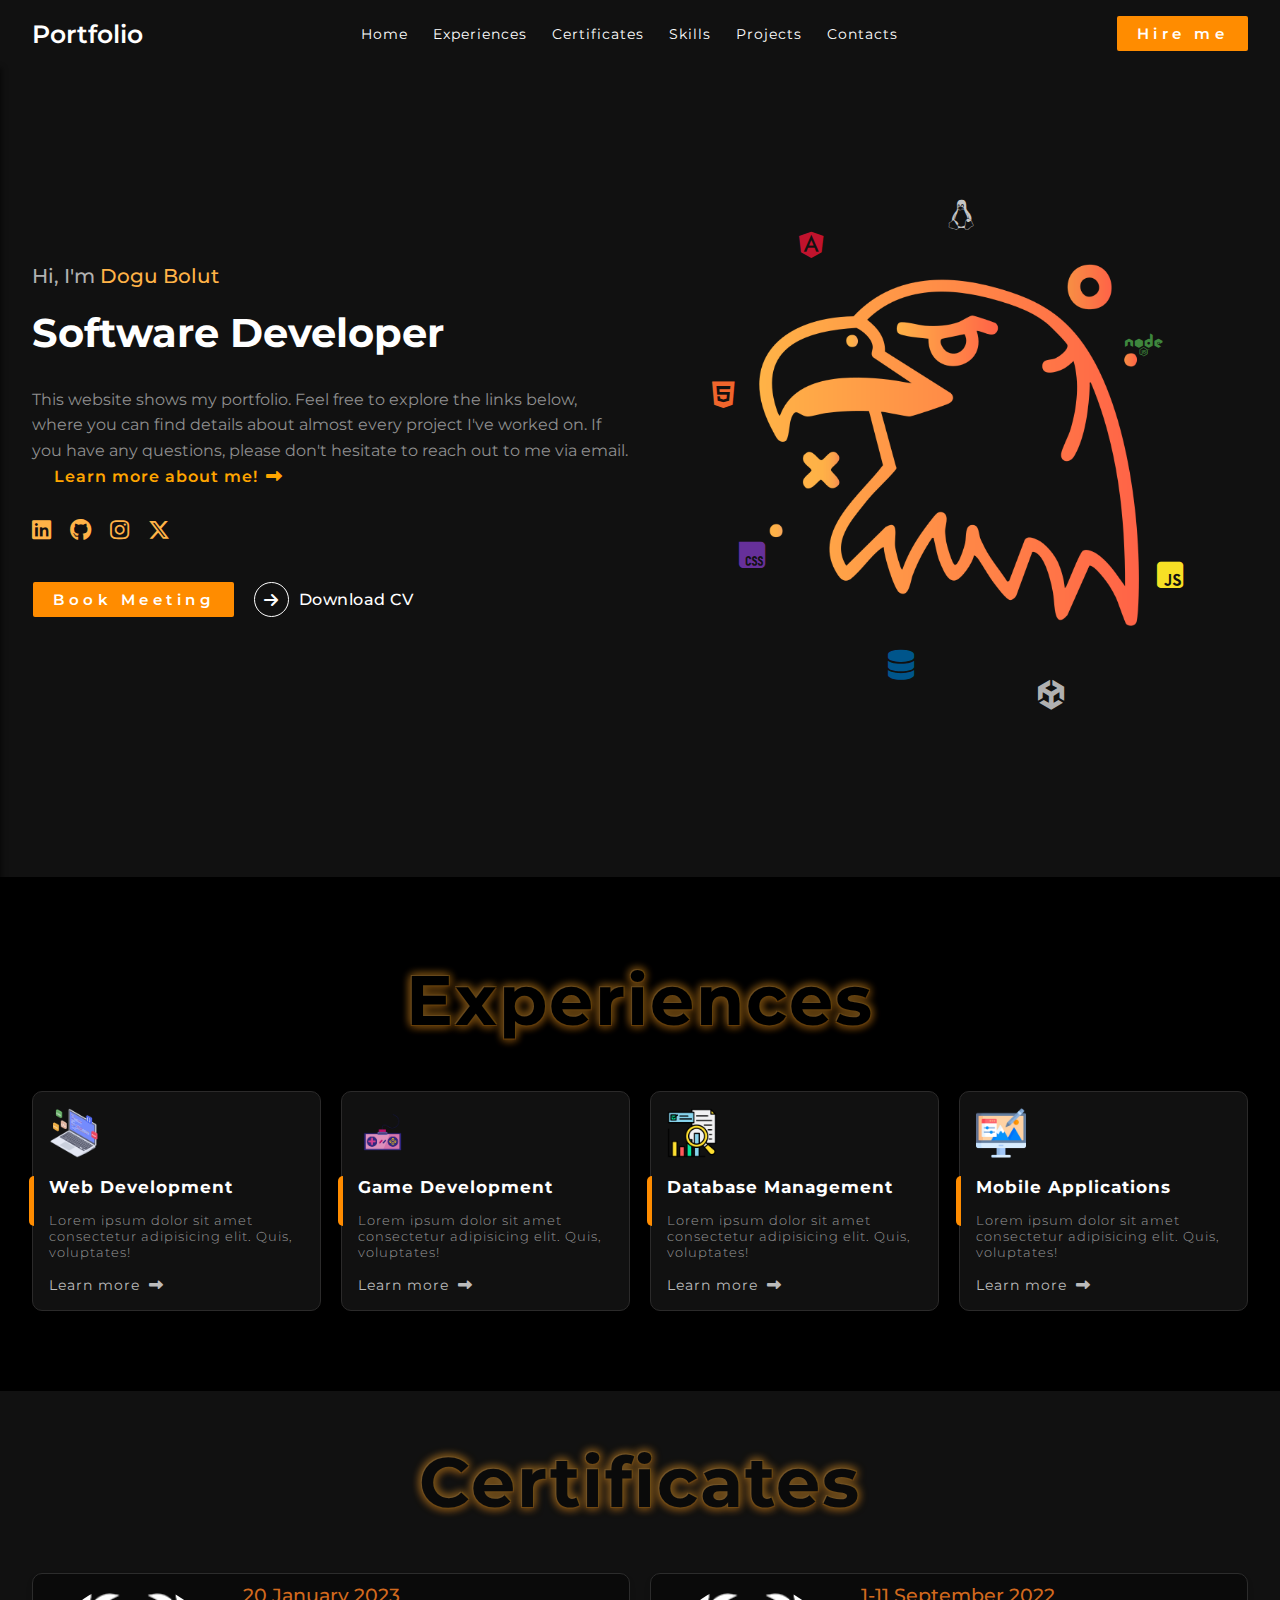
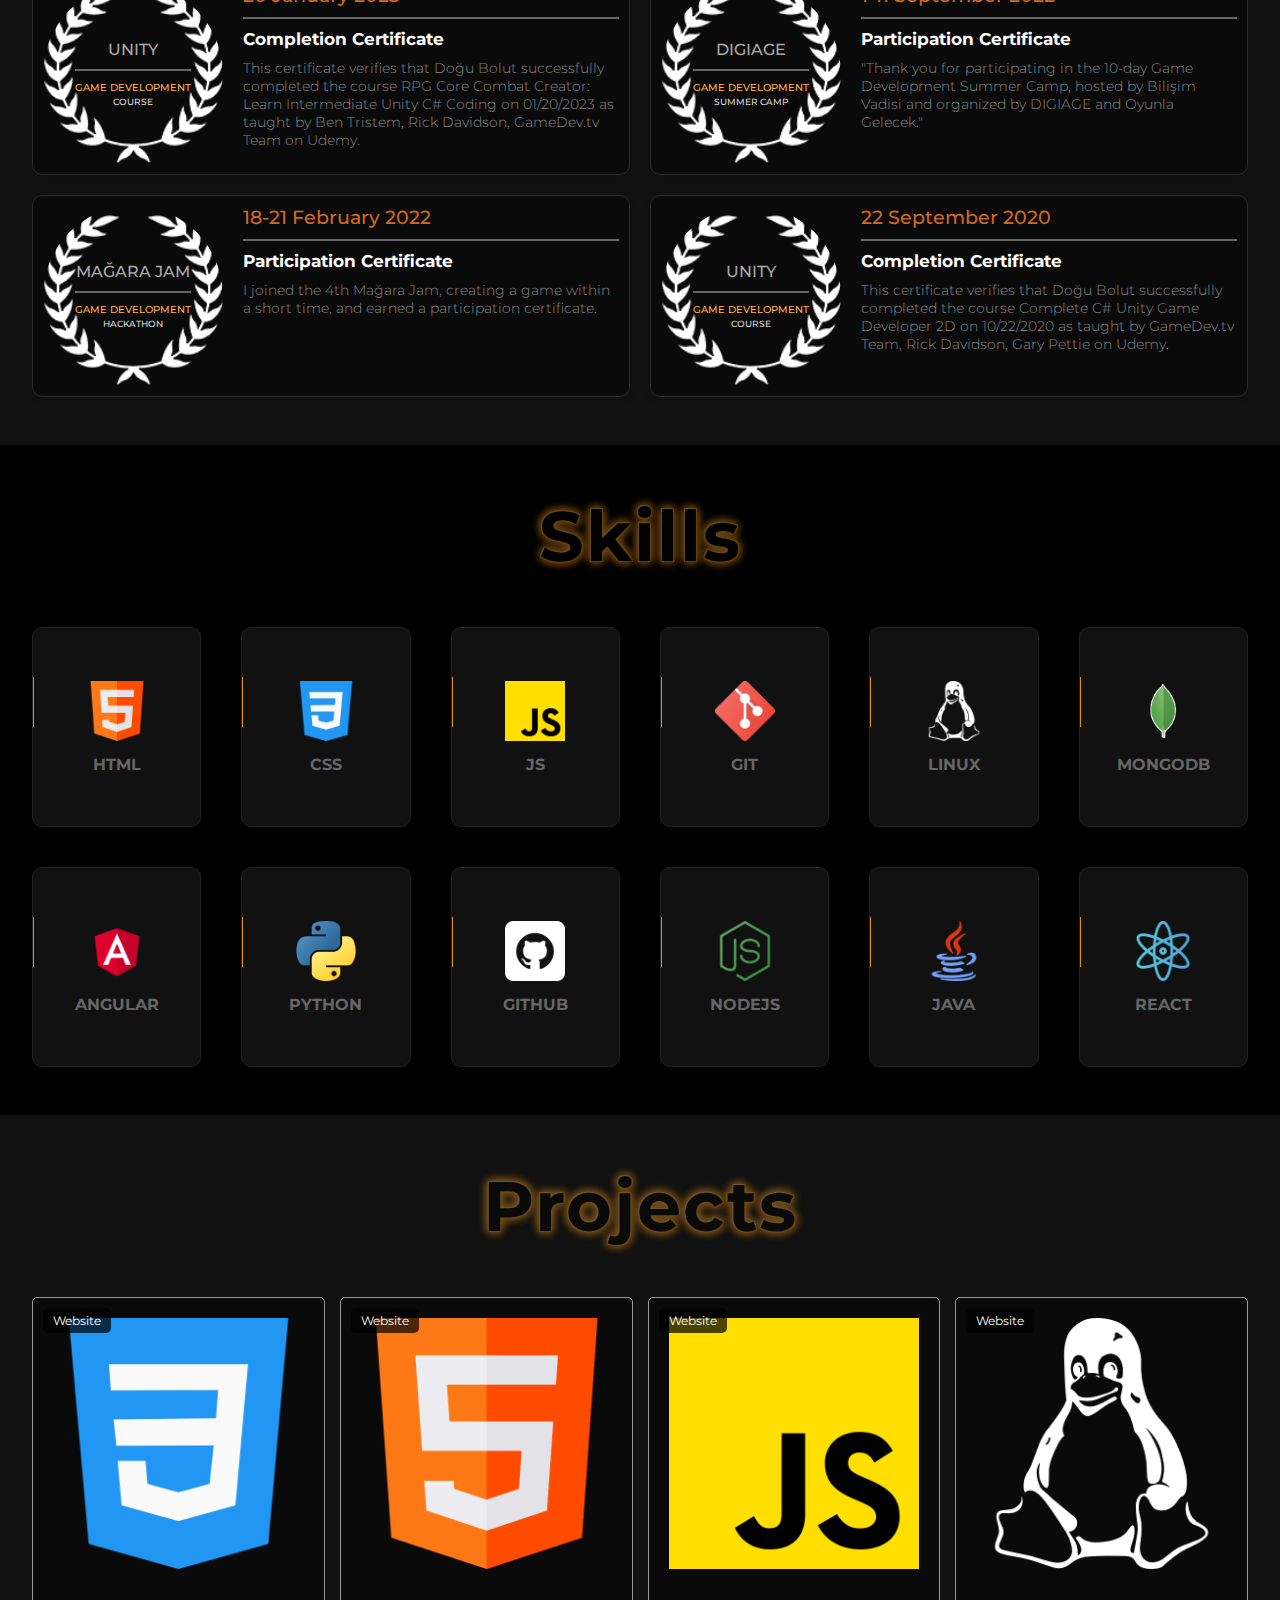
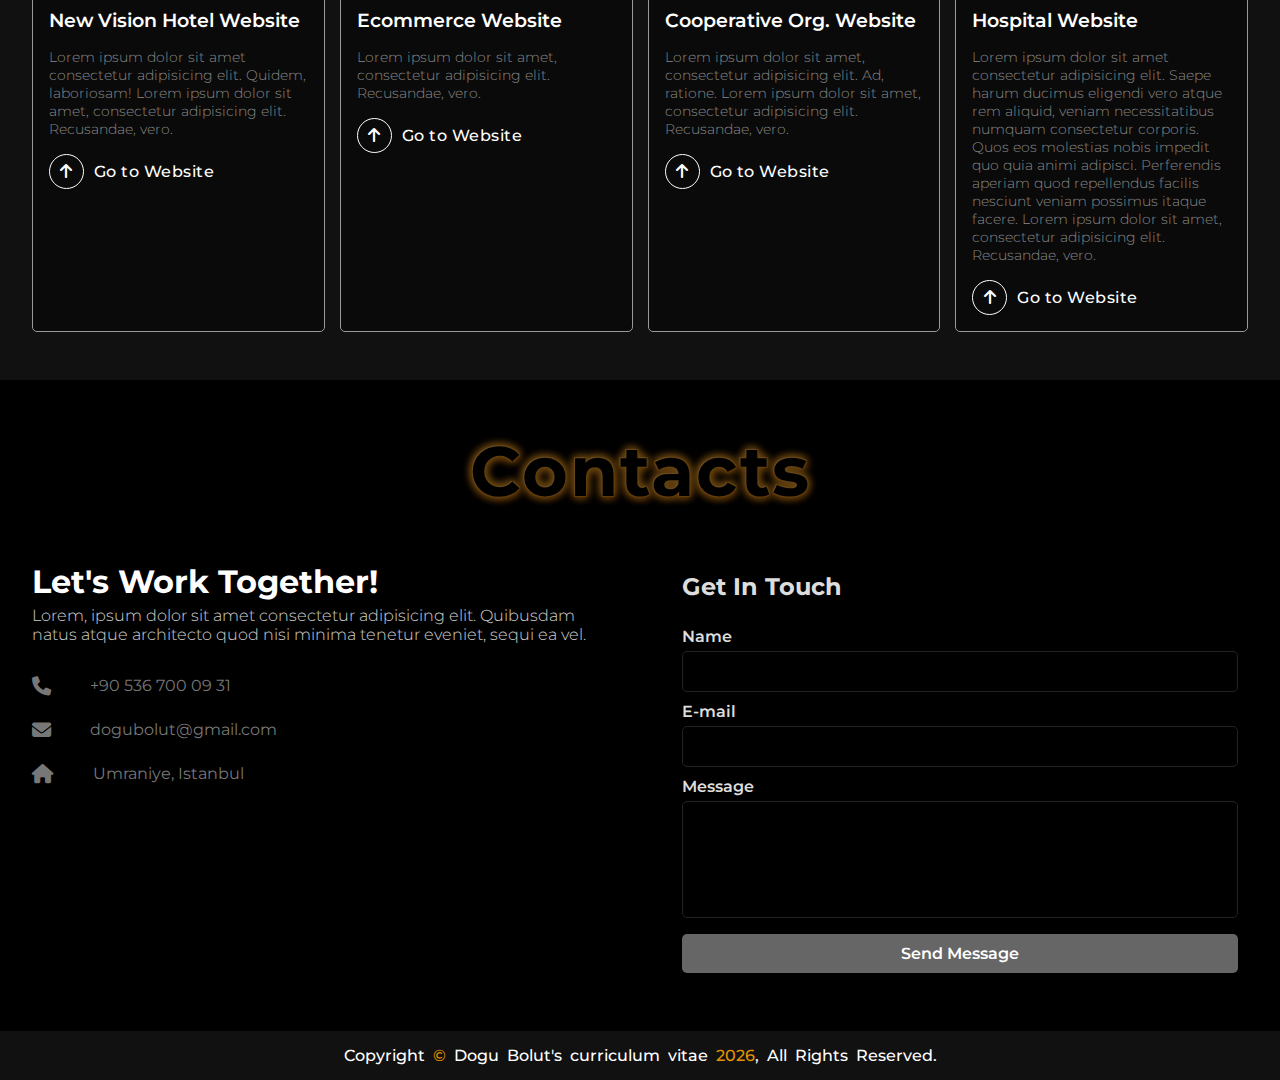
<file: index.html>
<!DOCTYPE html>
<html lang="en">

<head>
    <meta charset="UTF-8">
    <meta name="viewport" content="width=device-width, initial-scale=1.0">
    <link rel="icon" type="image/png" href="assets/img/logofalan.png">
    <title>Dogu Bolut</title>

    <link rel="stylesheet" href="https://cdnjs.cloudflare.com/ajax/libs/font-awesome/6.7.1/css/all.min.css">
    <link rel="stylesheet" href="./assets/css/common.css">
    <link rel="stylesheet" href="./assets/css/navbar.css">
    <link rel="stylesheet" href="./assets/css/hero.css">
    <link rel="stylesheet" href="./assets/css/experiences.css">
    <link rel="stylesheet" href="./assets/css/certificate.css">
    <link rel="stylesheet" href="./assets/css/skills.css">
    <link rel="stylesheet" href="./assets/css/project.css">
    <link rel="stylesheet" href="./assets/css/contact.css">
</head>

<body>
    <header>
        <div id="home" class="container">
            <div id="nav" class="navbar">
                <div class="logo">
                    <span>Portfolio</span>
                </div>
                <nav>
                    <div class="links-container">
                        <ul>
                            <li><a href="#home" class="scroll-link">Home</a></li>
                            <li><a href="#experiences" class="scroll-link">Experiences</a></li>
                            <li><a href="#certificates" class="scroll-link">Certificates</a></li>
                            <li><a href="#skills" class="scroll-link">Skills</a></li>
                            <li><a href="#projects" class="scroll-link">Projects</a></li>
                            <li><a href="#contact" class="scroll-link">Contacts</a></li>
                        </ul>
                    </div>
                </nav>
                <button class="btn-primary hire-me">Hire me</button>
                <div class="nav-menu-bar" onclick="toggleMenu();">
                    <i class="fa fa-bars"></i>
                </div>
            </div>
            <div class=" side-menu main-content" id="sideMenu">
                <div class="menu-header">
                    <!-- <span class="logo">Portfolio</span> -->
                    <!-- <button class="close-btn" onclick="toggleMenu();">X</button> -->
                </div>
                <ul>
                    <li><a href="#home">Home</a></li>
                    <li><a href="#experiences">Experiences</a></li>
                    <li><a href="#certificates">Certificates</a></li>
                    <li><a href="#skills">Skills</a></li>
                    <li><a href="#projects">Projects</a></li>
                    <li><a href="#contact">Contacts</a></li>
                </ul>
                <button class="btn-primary">Hire me</button>
            </div>
            <div class="navbar-overlay" id="navOverlay" onclick="toggleMenu();">

            </div>
        </div>
    </header>
    <main>
        <section class="hero-section">
            <div class="container">
                <div class="hero-container">
                    <div class="left-container">
                        <h6 class="intro">Hi, I'm <span>Dogu Bolut</span></h6>
                        <h2>Software Developer</h2>
                        <p class="description">
                            This website shows my portfolio. Feel free to explore the links below, where you can find
                            details about almost every project I've worked on. If you have any questions, please don't
                            hesitate to reach out to me via email. &emsp;
                            <button> Learn more about me!<i class="fa fa-long-arrow-alt-right"></i></button>
                        </p>
                        <div class="social-media">
                            <a href="https://www.linkedin.com/in/dogu-bolut/" target="_blank">
                                <i class="fab fa-linkedin"></i>
                            </a>
                            <a href="https://github.com/dogu-bolut" target="_blank">
                                <i class="fab fa-github"></i>
                            </a>
                            <a href="https://instagram.com/dogubolut" target="_blank">
                                <i class="fab fa-instagram"></i>
                            </a>
                            <a href="https://x.com/dogubolut" target="_blank">
                                <i class="fa-brands fa-x-twitter"></i>
                            </a>
                        </div>

                        <div class="buttons">
                            <a href="https://calendar.app.google/oDQZRGp8SBAZg6HM9" class="btn-primary"
                                target="_blank">Book Meeting</a>
                            <a href="assets/pdf/DogukanBolutEnglishCV.pdf" download="dogu-bolut.pdf"
                                class="explore-btn">
                                <i class="fa fa-arrow-right"></i> Download CV
                            </a>
                        </div>
                    </div>
                    <div class="right-container">
                        <div class="profile">
                            <img src="assets/img/logofalan.png" alt="">
                            <div class="features">
                                <div class="css">
                                    <i class="fab fa-css fa-fade"></i>
                                </div>
                                <div class="js">
                                    <i class="fa-brands fa-square-js fa-fade"></i>
                                </div>
                                <div class="html">
                                    <i class="fab fa-html5 fa-fade"></i>
                                </div>
                                <div class="nodejs">
                                    <i class="fa-brands fa-node fa-fade"></i>
                                </div>
                                <div class="angular">
                                    <i class="fa-brands fa-angular fa-fade"></i>
                                </div>
                                <div class="unity">
                                    <i class="fa-brands fa-unity fa-fade"></i>
                                </div>
                                <div class="database">
                                    <i class="fa-solid fa-database fa-fade"></i>
                                </div>
                                <div class="linux">
                                    <i class="fa-brands fa-linux fa-fade"></i>
                                </div>
                            </div>
                        </div>
                    </div>
                </div>
            </div>
        </section>
        <section id="experiences" class="experiences-section">
            <div class="container">
                <div class="section-heading">
                    <div class="opacity-bg">
                        <h2>Experiences</h2>
                    </div>
                </div>
                <div class="experiences-container">
                    <div class="experiences">
                        <div class="experience-item">
                            <div class="indicator"></div>
                            <div class="icon">
                                <img src="assets/img/web-development.png" alt="">
                                <h2>Web Development</h2>
                                <p>Lorem ipsum dolor sit amet consectetur adipisicing elit. Quis, voluptates!</p>
                                <button>Learn more <i class="fa fa-long-arrow-alt-right"></i></button>
                            </div>
                        </div>
                        <div class="experience-item">
                            <div class="indicator"></div>
                            <div class="icon">
                                <img src="assets/img/game-development.png" alt="">
                                <h2>Game Development</h2>
                                <p>Lorem ipsum dolor sit amet consectetur adipisicing elit. Quis, voluptates!</p>
                                <button>Learn more <i class="fa fa-long-arrow-alt-right"></i></button>
                            </div>
                        </div>
                        <div class="experience-item">
                            <div class="indicator"></div>
                            <div class="icon">
                                <img src="assets/img/data-analysis.png" alt="">
                                <h2>Database Management</h2>
                                <p>Lorem ipsum dolor sit amet consectetur adipisicing elit. Quis, voluptates!</p>
                                <button>Learn more <i class="fa fa-long-arrow-alt-right"></i></button>
                            </div>
                        </div>
                        <div class="experience-item">
                            <div class="indicator"></div>
                            <div class="icon">
                                <img src="assets/img/graphics-design.png" alt="">
                                <h2>Mobile Applications</h2>
                                <p>Lorem ipsum dolor sit amet consectetur adipisicing elit. Quis, voluptates!</p>
                                <button>Learn more <i class="fa fa-long-arrow-alt-right"></i></button>
                            </div>
                        </div>
                    </div>
                </div>
            </div>
        </section>
        <section id="certificates" class="certificate-section">
            <div class="container">
                <div class="section-heading">
                    <div class="opacity-bg">
                        <h2>Certificates</h2>
                    </div>
                </div>
                <div class="certificate-container">
                    <div class="certificates">
                        <div class="certificate-item">
                            <div class="certificate-icon">
                                <div class="icon-content">
                                    <div class="certificate-text">
                                        <h2>UNITY</h2>
                                        <div class="hr-line"></div>
                                        <h6>GAME DEVELOPMENT</h6>
                                        <p>COURSE</p>
                                    </div>
                                </div>
                            </div>
                            <div class="certificate-details">
                                <h2>20 January 2023</h2>
                                <div class="hr-line"></div>
                                <h3>Completion Certificate</h3>
                                <p>This certificate verifies that Doğu Bolut successfully completed the course
                                    RPG Core Combat Creator: Learn Intermediate Unity C# Coding on 01/20/2023 as taught
                                    by Ben Tristem, Rick Davidson, GameDev.tv Team on Udemy.</p>
                            </div>
                        </div>
                        <div class="certificate-item">
                            <div class="certificate-icon">
                                <div class="icon-content">
                                    <div class="certificate-text">
                                        <h2>DIGIAGE</h2>
                                        <div class="hr-line"></div>
                                        <h6>GAME DEVELOPMENT</h6>
                                        <p>SUMMER CAMP</p>
                                    </div>
                                </div>
                            </div>
                            <div class="certificate-details">
                                <h2>1-11 September 2022</h2>
                                <div class="hr-line"></div>
                                <h3>Participation Certificate</h3>
                                <p>"Thank you for participating in the 10-day Game Development Summer Camp, hosted by
                                    Bilişim Vadisi and organized by DIGIAGE and Oyunla Gelecek."</p>
                            </div>
                        </div>
                        <div class="certificate-item">
                            <div class="certificate-icon">
                                <div class="icon-content">
                                    <div class="certificate-text">
                                        <h2>MAĞARA JAM</h2>
                                        <div class="hr-line"></div>
                                        <h6>GAME DEVELOPMENT</h6>
                                        <p>HACKATHON</p>
                                    </div>
                                </div>
                            </div>
                            <div class="certificate-details">
                                <h2>18-21 February 2022</h2>
                                <div class="hr-line"></div>
                                <h3>Participation Certificate</h3>
                                <p>I joined the 4th Mağara Jam, creating a game within a short time, and earned a
                                    participation certificate.</p>
                            </div>
                        </div>

                        <div class="certificate-item">
                            <div class="certificate-icon">
                                <div class="icon-content">
                                    <div class="certificate-text">
                                        <h2>UNITY</h2>
                                        <div class="hr-line"></div>
                                        <h6>GAME DEVELOPMENT</h6>
                                        <p>COURSE</p>
                                    </div>
                                </div>
                            </div>
                            <div class="certificate-details">
                                <h2>22 September 2020</h2>
                                <div class="hr-line"></div>
                                <h3>Completion Certificate</h3>
                                <p>This certificate verifies that Doğu Bolut successfully completed the course
                                    Complete C# Unity Game Developer 2D on 10/22/2020 as taught by GameDev.tv Team, Rick
                                    Davidson, Gary Pettie on Udemy.</p>
                            </div>
                        </div>
                    </div>
                </div>
            </div>
        </section>
        <section id="skills" class="skills-section">
            <div class="container">
                <div class="section-heading">
                    <div class="opacity-bg">
                        <h2>Skills</h2>
                    </div>
                </div>
                <div class="skills-container">
                    <div class="skills">
                        <div class="skill-item">
                            <div class="indicator"></div>
                            <div class="icon">
                                <img src="assets/img/html.png" alt="">
                            </div>
                            <h2>HTML</h2>
                        </div>
                        <div class="skill-item">
                            <div class="indicator"></div>
                            <div class="icon">
                                <img src="assets/img/css-3.png" alt="">
                            </div>
                            <h2>CSS</h2>
                        </div>
                        <div class="skill-item">
                            <div class="indicator"></div>
                            <div class="icon">
                                <img src="assets/img/js.png" alt="">
                            </div>
                            <h2>JS</h2>
                        </div>
                        <div class="skill-item">
                            <div class="indicator"></div>
                            <div class="icon">
                                <img src="assets/img/git.png" alt="">
                            </div>
                            <h2>GIT</h2>
                        </div>
                        <div class="skill-item">
                            <div class="indicator"></div>
                            <div class="icon">
                                <img src="assets/img/linux-logo.png" alt="">
                            </div>
                            <h2>LINUX</h2>
                        </div>
                        <div class="skill-item">
                            <div class="indicator"></div>
                            <div class="icon">
                                <img src="assets/img/mongo.png" alt="">
                            </div>
                            <h2>MONGODB</h2>
                        </div>
                        <div class="skill-item">
                            <div class="indicator"></div>
                            <div class="icon">
                                <img src="assets/img/angular.png" alt="">
                            </div>
                            <h2>ANGULAR</h2>
                        </div>
                        <div class="skill-item">
                            <div class="indicator"></div>
                            <div class="icon">
                                <img src="assets/img/python.png" alt="">
                            </div>
                            <h2>PYTHON</h2>
                        </div>
                        <div class="skill-item">
                            <div class="indicator"></div>
                            <div class="icon">
                                <img src="assets/img/github.png" alt="">
                            </div>
                            <h2>GITHUB</h2>
                        </div>
                        <div class="skill-item">
                            <div class="indicator"></div>
                            <div class="icon">
                                <img src="assets/img/programing.png" alt="">
                            </div>
                            <h2>NODEJS</h2>
                        </div>
                        <div class="skill-item">
                            <div class="indicator"></div>
                            <div class="icon">
                                <img src="assets/img/java.png" alt="">
                            </div>
                            <h2>JAVA</h2>
                        </div>
                        <div class="skill-item">
                            <div class="indicator"></div>
                            <div class="icon">
                                <img src="assets/img/react.png" alt="">
                            </div>
                            <h2>REACT</h2>
                        </div>
                    </div>
                </div>
            </div>
        </section>
        <section id="projects" class="project-section">
            <div class="container">
                <div class="section-heading">
                    <div class="opacity-bg">
                        <h2>Projects</h2>
                    </div>
                </div>
                <div class="project-container">
                    <div class="projects">
                        <div class="project-item">
                            <img src="assets/img/css-3.png" alt="">
                            <div class="tags">Website</div>
                            <div class="project-details">
                                <h2>New Vision Hotel Website</h2>
                                <p>Lorem ipsum dolor sit amet consectetur adipisicing elit. Quidem, laboriosam! Lorem
                                    ipsum dolor sit amet, consectetur adipisicing elit. Recusandae, vero.</p>
                                <button class="explore-btn"><i class="fa fa-arrow-up"></i> Go to Website</button>
                            </div>
                        </div>
                        <div class="project-item">
                            <img src="assets/img/html.png" alt="">
                            <div class="tags">Website</div>
                            <div class="project-details">
                                <h2>Ecommerce Website</h2>
                                <p>Lorem ipsum dolor sit amet, consectetur adipisicing elit. Recusandae, vero.</p>
                                <button class="explore-btn"><i class="fa fa-arrow-up"></i> Go to Website</button>
                            </div>
                        </div>
                        <div class="project-item">
                            <img src="assets/img/js.png" alt="">
                            <div class="tags">Website</div>
                            <div class="project-details">
                                <h2>Cooperative Org. Website</h2>
                                <p>Lorem ipsum dolor sit amet, consectetur adipisicing elit. Ad, ratione. Lorem ipsum
                                    dolor sit amet, consectetur adipisicing elit. Recusandae, vero.</p>
                                <button class="explore-btn"><i class="fa fa-arrow-up"></i> Go to Website</button>
                            </div>
                        </div>
                        <div class="project-item">
                            <img src="assets/img/linux-logo.png" alt="">
                            <div class="tags">Website</div>
                            <div class="project-details">
                                <h2>Hospital Website</h2>
                                <p> Lorem ipsum dolor sit amet consectetur adipisicing elit. Saepe harum ducimus
                                    eligendi vero atque rem aliquid, veniam necessitatibus numquam consectetur corporis.
                                    Quos eos molestias nobis impedit quo quia animi adipisci. Perferendis aperiam quod
                                    repellendus facilis nesciunt veniam possimus itaque facere. Lorem ipsum dolor sit
                                    amet, consectetur adipisicing elit. Recusandae, vero.</p>
                                <button class="explore-btn"><i class="fa fa-arrow-up"></i> Go to Website</button>
                            </div>
                        </div>
                    </div>
                </div>
            </div>
        </section>
        <section id="contact" class="contact-section">
            <div class="container">
                <div class="section-heading">
                    <div class="opacity-bg">
                        <h2>Contacts</h2>
                    </div>
                </div>
                <div class="contact-container">
                    <div class="contact-left">
                        <h2>Let's Work Together!</h2>
                        <p>Lorem, ipsum dolor sit amet consectetur adipisicing elit. Quibusdam natus atque architecto
                            quod nisi minima tenetur eveniet, sequi ea vel.
                        </p>
                        <div class="contact-details">
                            <div class="contact-item">
                                <a href="tel:+905367000931" target="_blank">
                                    <span class="icon"><i class="fa-solid fa-phone"></i></span>
                                    <span>+90 536 700 09 31</span>
                                </a>
                            </div>
                            <div class="contact-item">
                                <a href="mailto:dogubolut@gmail.com" target="_blank">
                                    <span class="icon"><i class="fa-solid fa-envelope"></i></span>
                                    <span>dogubolut@gmail.com</span>
                                </a>
                            </div>
                            <div class="contact-item">
                                <a href="https://maps.app.goo.gl/HDoekYDTvmD95tMY9" target="_blank">
                                    <span class="icon"><i class="fa-solid fa-house"></i></span>
                                    <span>Umraniye, Istanbul</span>
                                </a>
                            </div>
                        </div>
                    </div>
                    <div class="contact-right">
                        <h2>Get In Touch</h2>
                        <form action="">
                            <label for="">Name</label>
                            <input type="text">
                            <label for="">E-mail</label>
                            <input type="text">
                            <label for="">Message</label>
                            <textarea name="" id="" cols="20" rows="5"></textarea>
                            <button>Send Message</button>
                        </form>
                    </div>
                </div>
        </section>
        <footer>
            <p>
                Copyright <span>&copy;</span> Dogu Bolut's curriculum vitae
                <span id="date"></span>, All Rights Reserved.
            </p>
        </footer>
        <a href="#home" class="scroll-link top-link">
            <i class="fas fa-arrow-up"></i>
        </a>
    </main>

    <script src="./assets/js/main.js"></script>
</body>

</html>
</file>
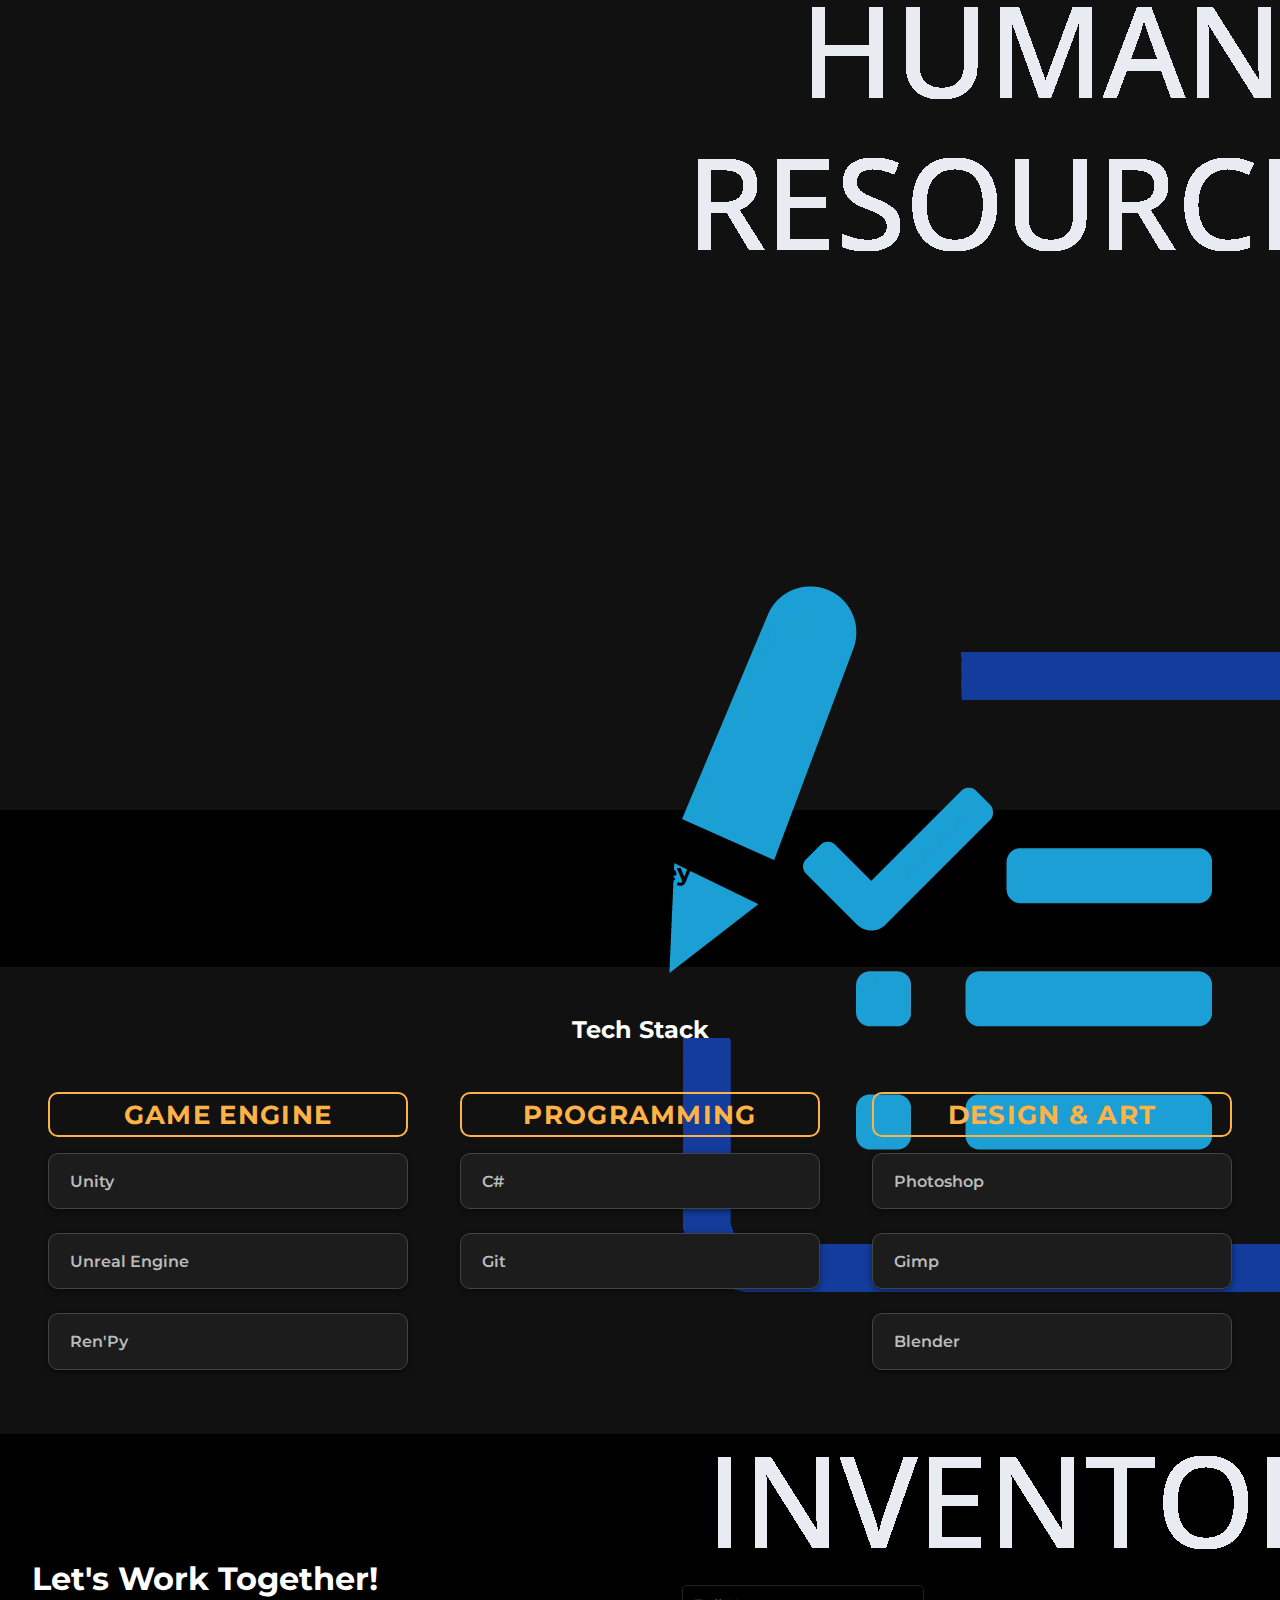
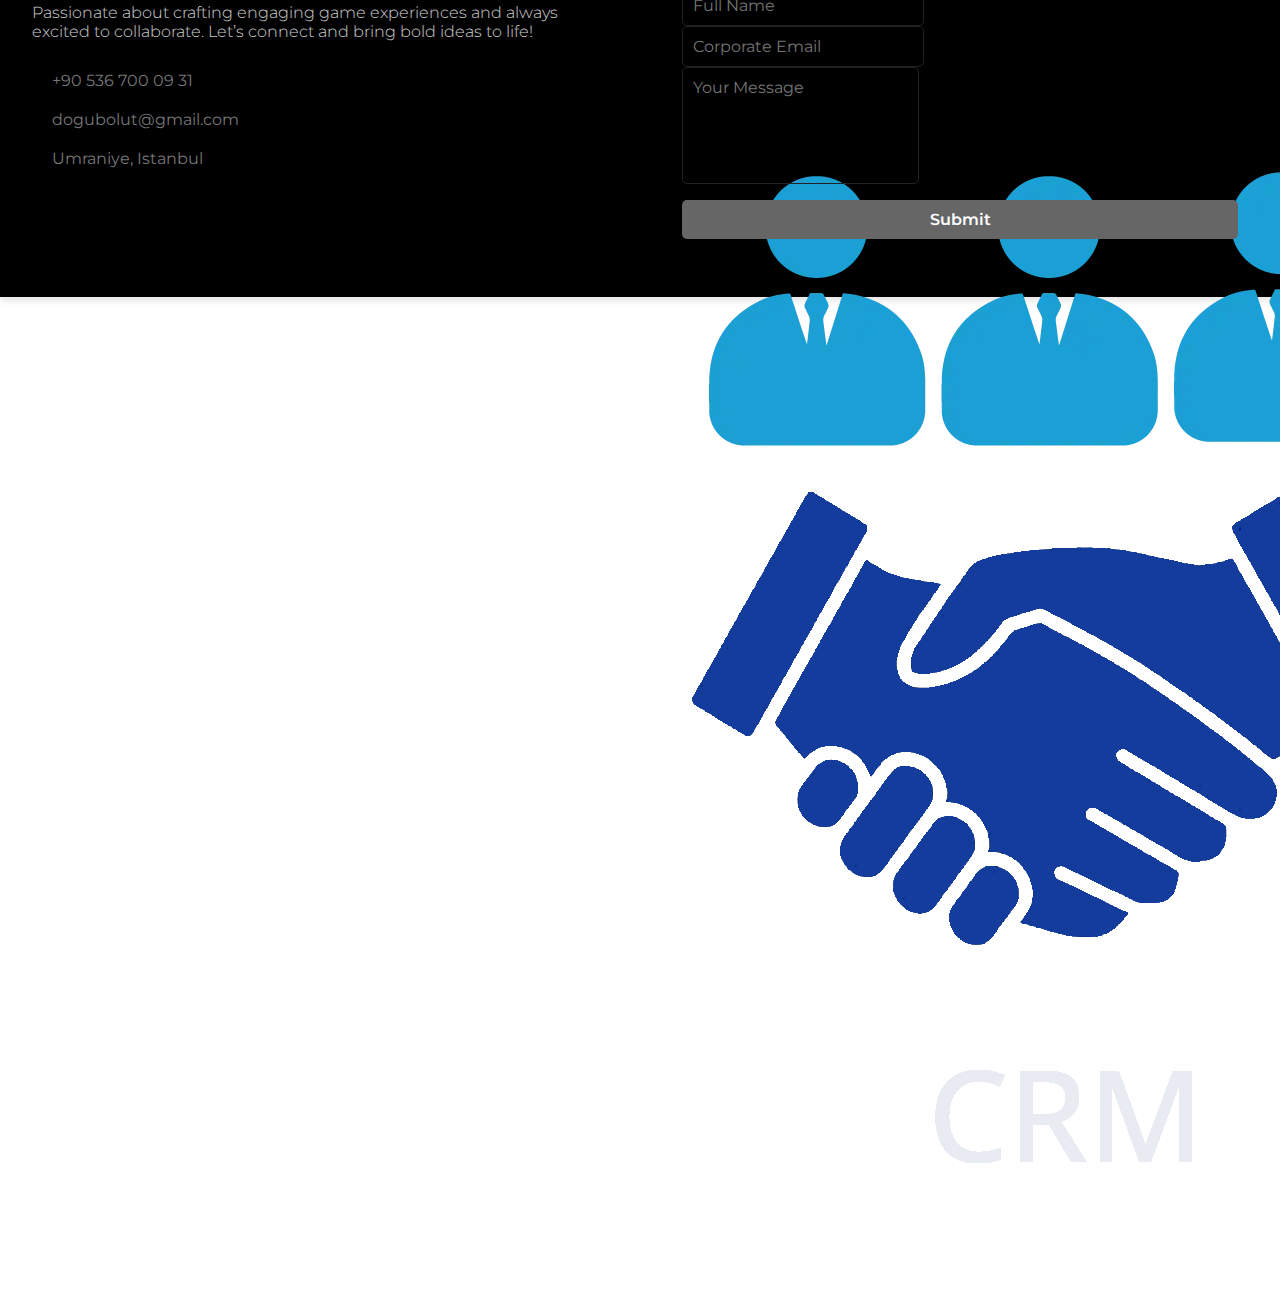
<file: assets/pages/erp.html>
<html lang="en">

<head>
  <meta charset="UTF-8">
  <meta name="viewport" content="width=device-width, initial-scale=1.0">
  <title>ERP</title>
  <link rel="stylesheet" href="/assets/css/common.css">
  <link rel="stylesheet" href="/assets/css/navbar.css">
  <link rel="stylesheet" href="/assets/css/welcome.css">
  <link rel="stylesheet" href="/assets/css/erp.css">
  <link rel="stylesheet" href="/assets/css/contact.css">
</head>

<body>
  <main>
    <section class="welcome-section">
      <div class="container">
        <div class="welcome-container">
          <div class="left-container">
            <h6 class="intro">This section <span>shows</span></h6>
            <h2>My ERP Journey</h2>
            <p class="description">
              Welcome to the ERP section of my portfolio. This space highlights my journey in enterprise resource
              planning, where technology connects and streamlines business processes. I enjoy learning how ERP brings
              structure and efficiency, and I’m focused on growing my skills to contribute to real-world solutions.
            </p>
          </div>
          <div class="right-container">
            <div class="erpwelcome">
              <img src="/assets/img/erpwelcome.png" alt="">
            </div>
          </div>
        </div>
      </div>
    </section>
    <section id="journey" class="erp-section">
      <div class="container">
        <div class="section-heading">
          <div class="section-header">
            <h2>Journey</h2>
          </div>
        </div>
        <div class="erp-container">
        </div>
    </section>
    <section id="tech-stack" class="tech-stack-section">
      <div class="container">
        <div class="section-heading">
          <div class="section-header">
            <h2>Tech Stack</h2>
          </div>
        </div>
        <div class="group-grid">
          <div class="stack-group">
            <h3>Game Engine</h3>
            <div class="stack-grid">
              <div class="stack-item">Unity</div>
              <div class="stack-item">Unreal Engine</div>
              <div class="stack-item">Ren'Py</div>
            </div>
          </div>
          <div class="stack-group">
            <h3>Programming</h3>
            <div class="stack-grid">
              <div class="stack-item">C#</div>
              <div class="stack-item">Git</div>
            </div>
          </div>
          <div class="stack-group">
            <h3>Design & Art</h3>
            <div class="stack-grid">
              <div class="stack-item">Photoshop</div>
              <div class="stack-item">Gimp</div>
              <div class="stack-item">Blender</div>
            </div>
          </div>
        </div>
      </div>
    </section>
    <section id="contact" class="contact-section">
      <div class="container">
        <div class="section-heading">
          <div class="section-header">
            <h2>Contacts</h2>
          </div>
        </div>
        <div class="contact-container">
          <div class="contact-left">
            <h2>Let's Work Together!</h2>
            <p>Passionate about crafting engaging game experiences and always excited to collaborate.
              Let’s connect and bring bold ideas to life!
            </p>
            <div class="contact-details">
              <div class="contact-item">
                <a href="tel:+905367000931" target="_blank">
                  <span class="icon"><i class="fa-solid fa-phone"></i></span>
                  <span>+90 536 700 09 31</span>
                </a>
              </div>
              <div class="contact-item">
                <a href="mailto:dogubolut@gmail.com" target="_blank">
                  <span class="icon"><i class="fa-solid fa-envelope"></i></span>
                  <span>dogubolut@gmail.com</span>
                </a>
              </div>
              <div class="contact-item">
                <a href="https://maps.app.goo.gl/HDoekYDTvmD95tMY9" target="_blank">
                  <span class="icon"><i class="fa-solid fa-house"></i></span>
                  <span>Umraniye, Istanbul</span>
                </a>
              </div>
            </div>
          </div>
          <div class="contact-right">
            <form action="https://formspree.io/f/xgvlodny" method="POST">
              <div class="form-group">
                <input type="text" id="name" name="name" placeholder="Full Name" required>
              </div>

              <div class="form-group">
                <input type="email" id="email" name="email" placeholder="Corporate Email" required>
              </div>

              <div class="form-group">
                <textarea id="message" name="message" rows="5" placeholder="Your Message" required></textarea>
              </div>

              <button type="submit" class="submit-btn">Submit</button>
            </form>
          </div>
        </div>
    </section>
  </main>
</body>

</html>
</file>
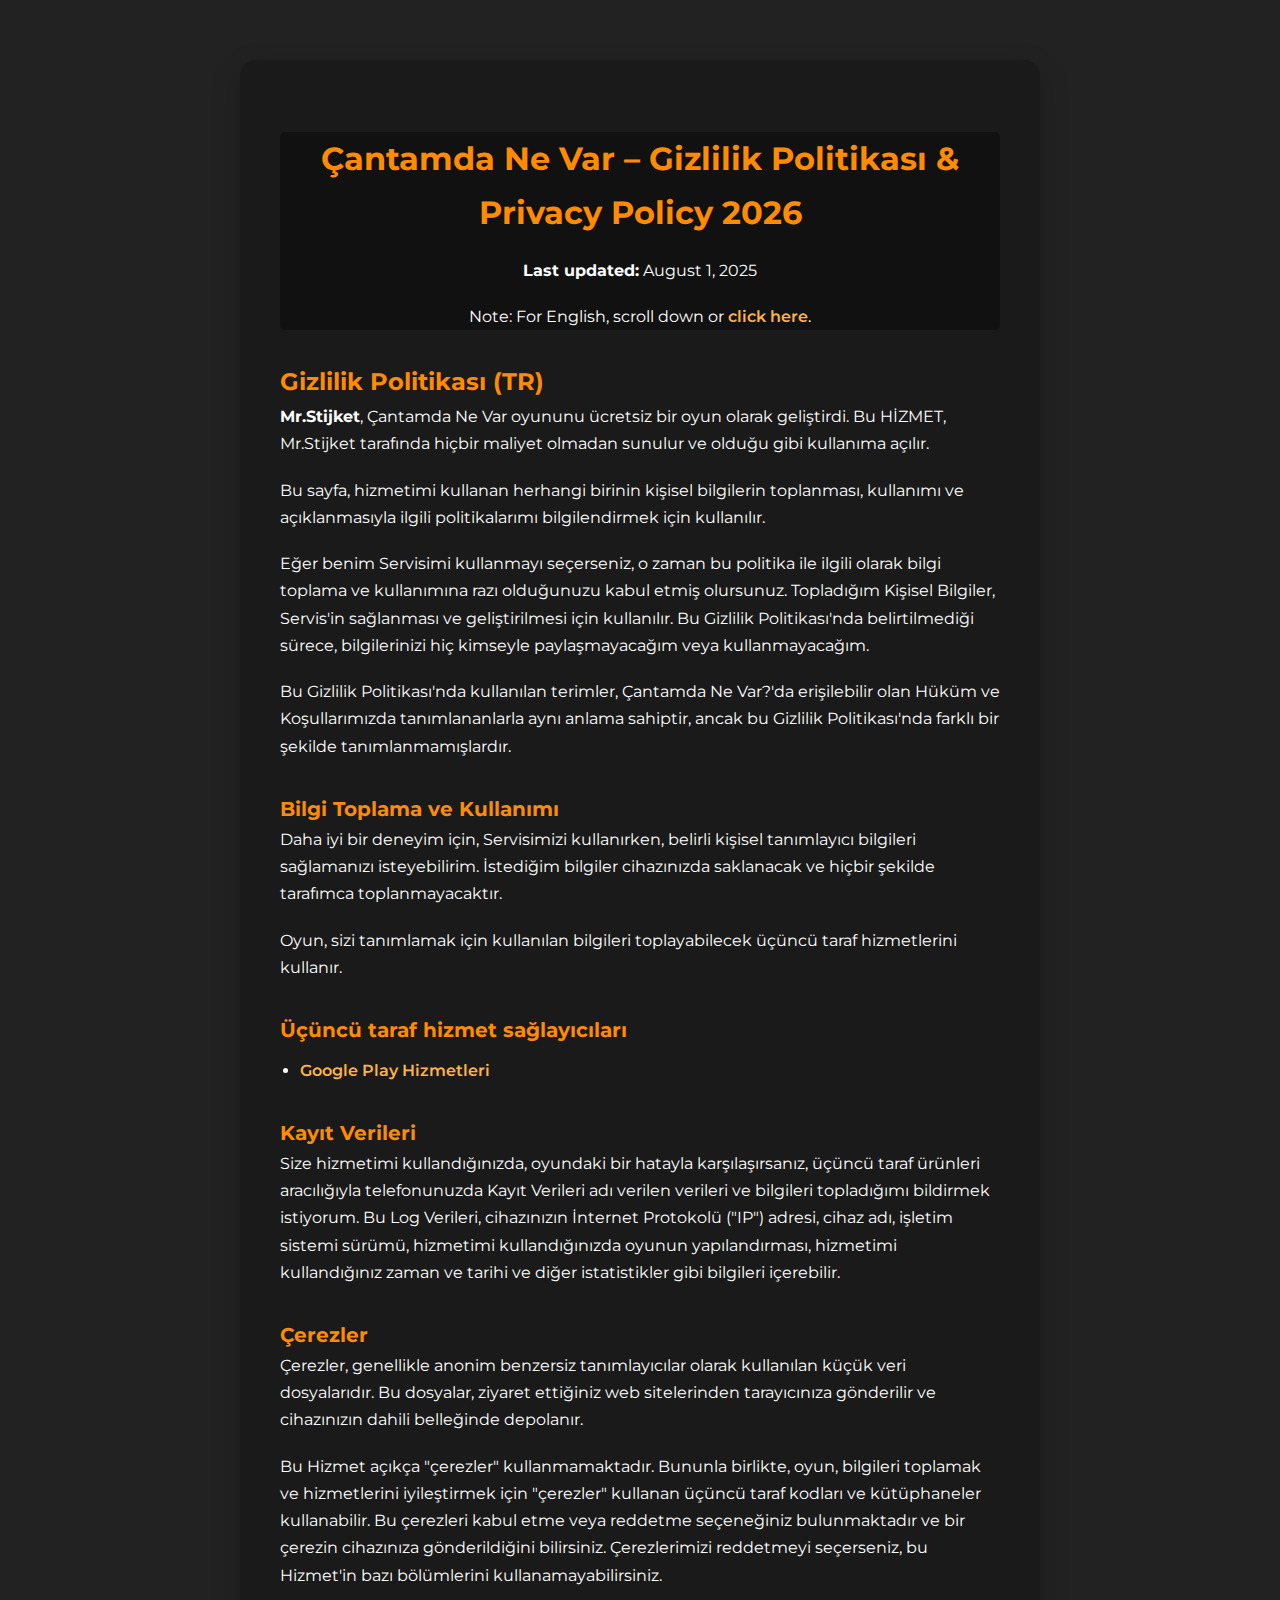
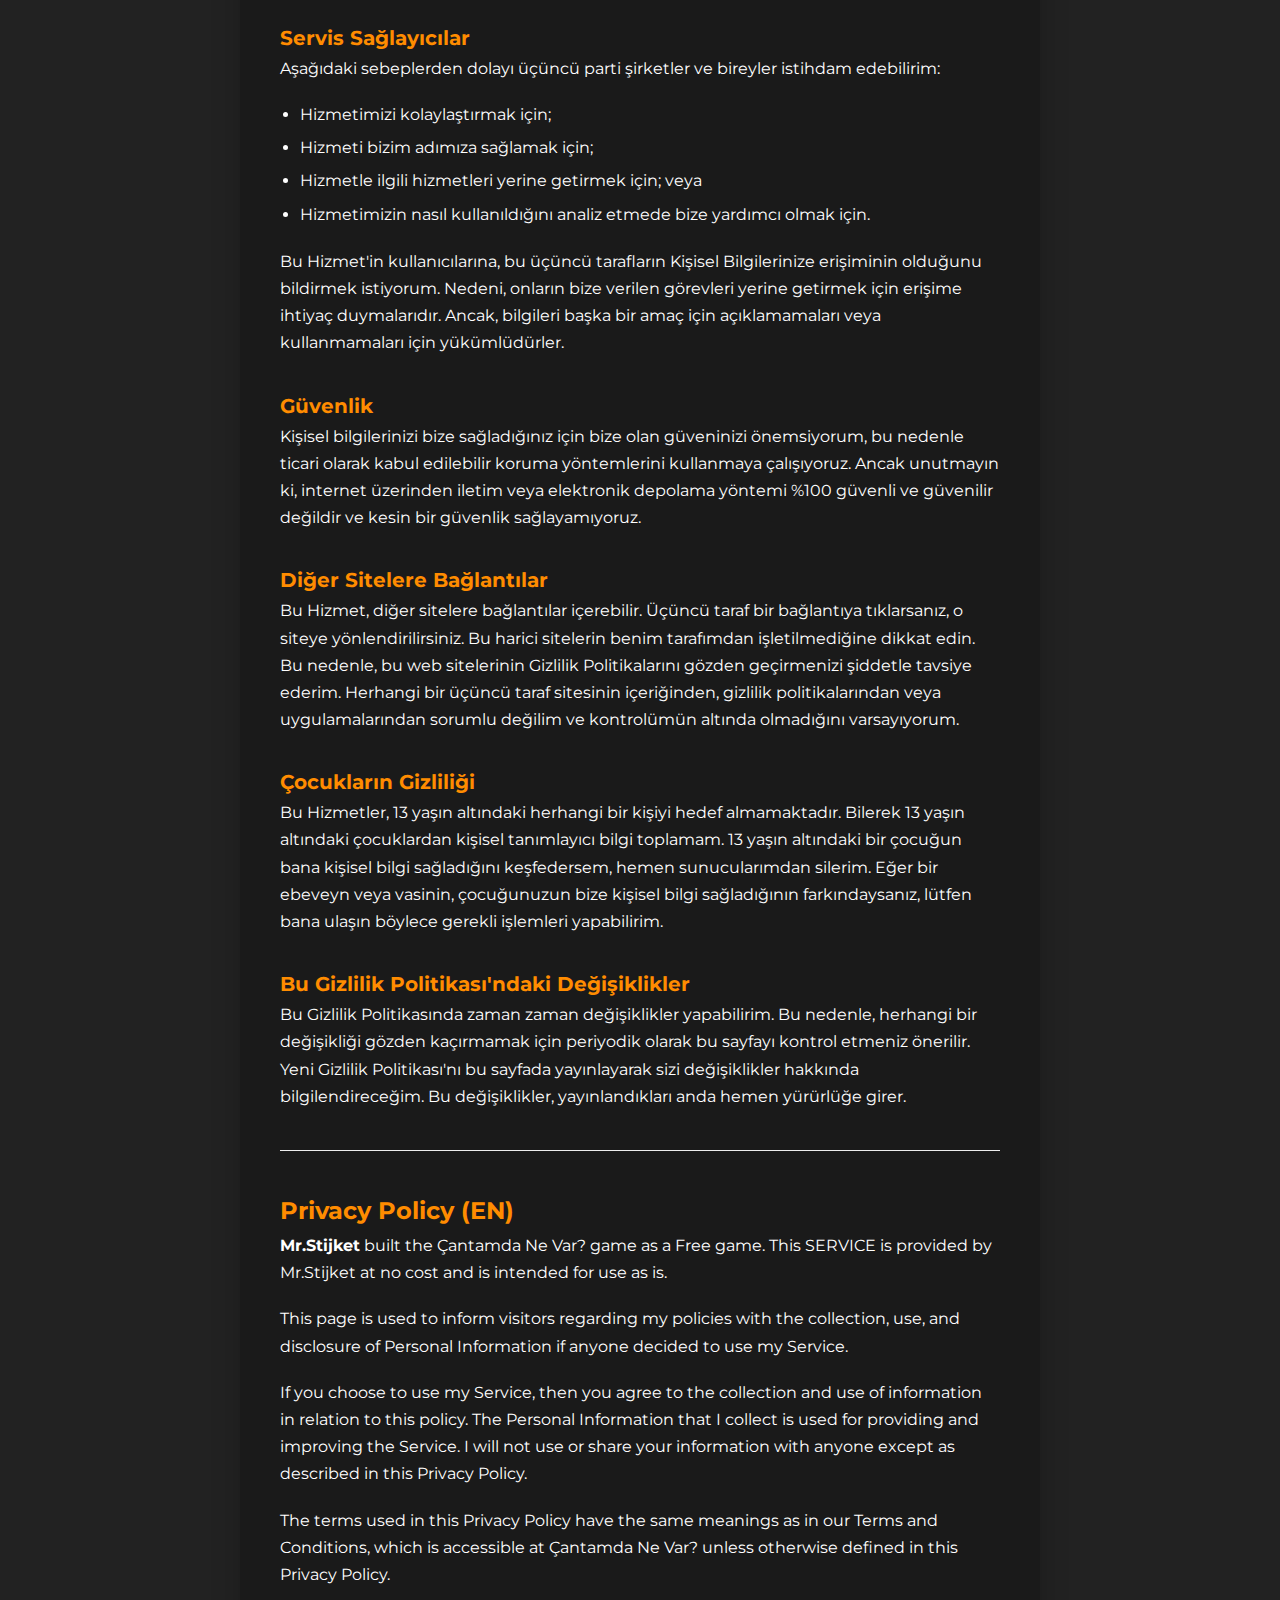
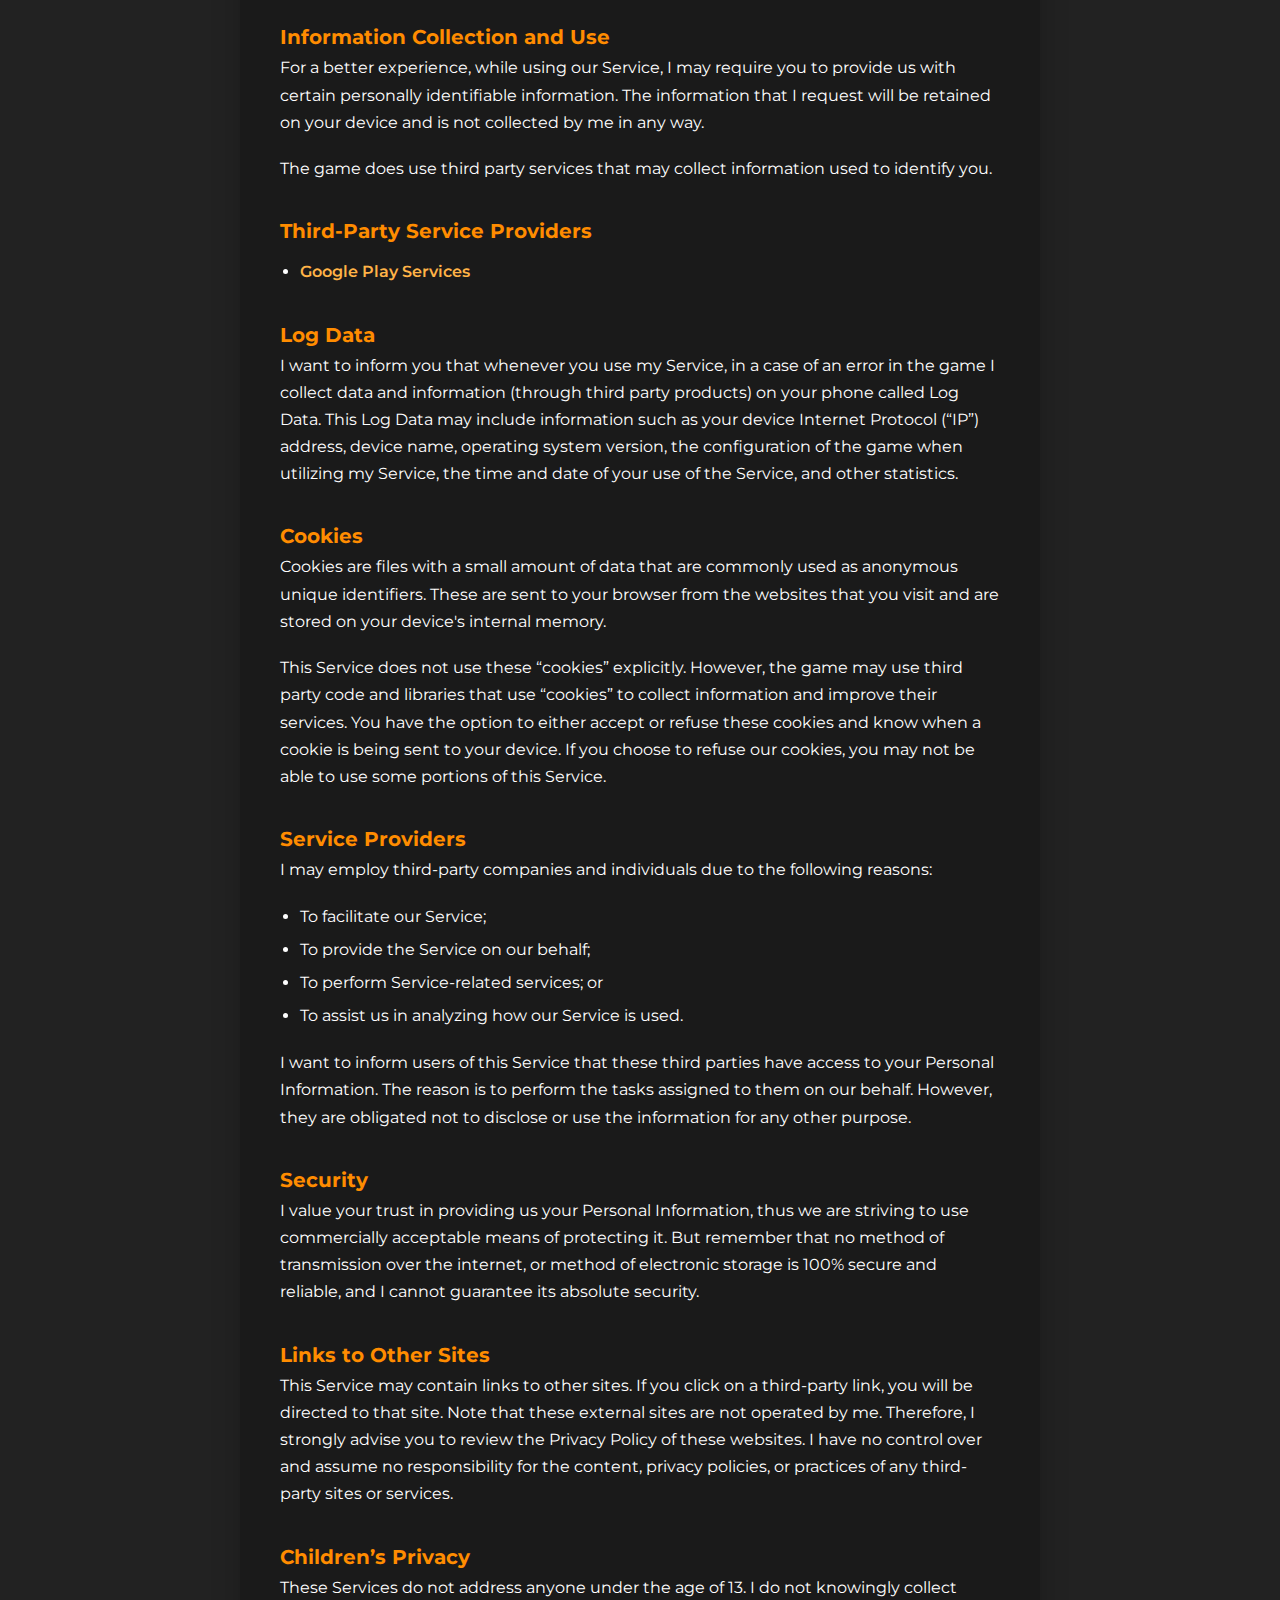
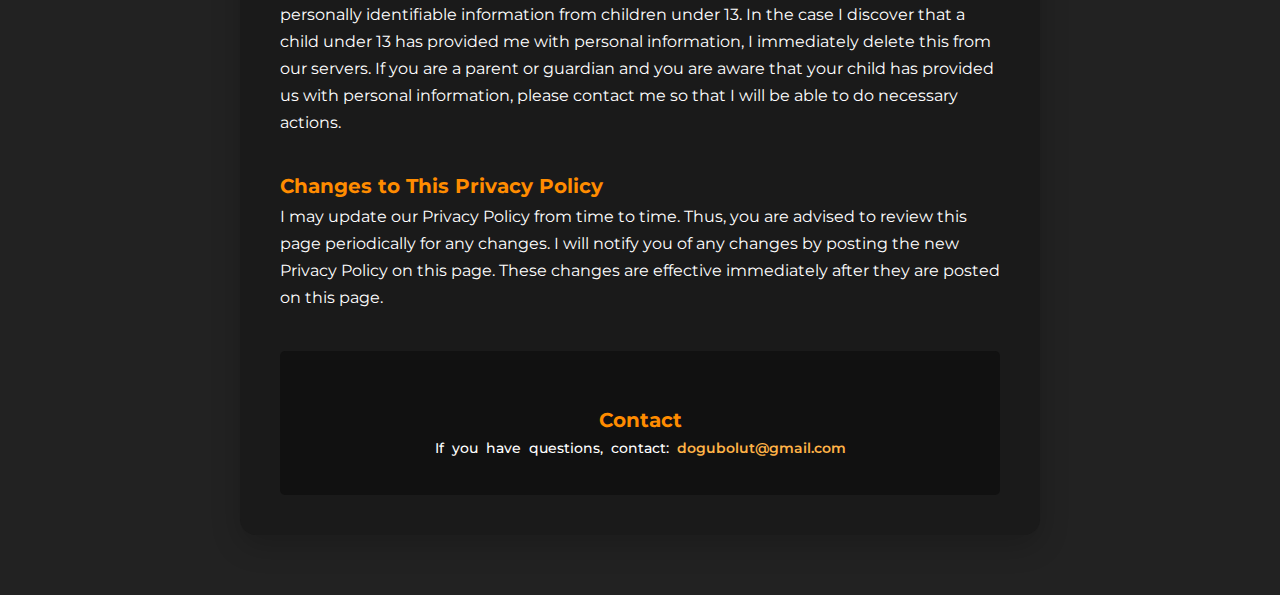
<file: assets/pages/whatsinmybag.html>
<html lang="en">

<head>
  <meta charset="UTF-8">
  <meta name="viewport" content="width=device-width, initial-scale=1.0">
  <title>Dogu Bolut - Games</title>
  <link rel="stylesheet" href="/assets/css/common.css">
  <link rel="stylesheet" href="/assets/css/navbar.css">
  <link rel="stylesheet" href="/assets/css/privacypolicy.css">
</head>

<body>
  <main class="privacy-policy">
    <header>
      <h1>Çantamda Ne Var – Gizlilik Politikası & Privacy Policy <span id="date"></span></h1>
      <p><strong>Last updated:</strong> August 1, 2025</p>
      <p>Note: For English, scroll down or <a href="#privacy-en">click here</a>.</p>
    </header>

    <section id="privacy-tr">
      <h2>Gizlilik Politikası (TR)</h2>
      <article>
        <p><strong>Mr.Stijket</strong>, Çantamda Ne Var oyununu ücretsiz bir oyun olarak geliştirdi. Bu HİZMET,
          Mr.Stijket tarafında hiçbir maliyet olmadan sunulur ve olduğu gibi kullanıma açılır.</p>
        <p>Bu sayfa, hizmetimi kullanan herhangi birinin kişisel bilgilerin toplanması, kullanımı ve açıklanmasıyla
          ilgili politikalarımı bilgilendirmek için kullanılır.</p>
        <p>Eğer benim Servisimi kullanmayı seçerseniz, o zaman bu politika ile ilgili olarak bilgi toplama ve
          kullanımına razı olduğunuzu kabul etmiş olursunuz. Topladığım Kişisel Bilgiler, Servis'in sağlanması ve
          geliştirilmesi için kullanılır. Bu Gizlilik Politikası'nda belirtilmediği sürece, bilgilerinizi hiç kimseyle
          paylaşmayacağım veya kullanmayacağım.</p>
        <p>Bu Gizlilik Politikası'nda kullanılan terimler, Çantamda Ne Var?'da erişilebilir olan Hüküm ve Koşullarımızda
          tanımlananlarla aynı anlama sahiptir, ancak bu Gizlilik Politikası'nda farklı bir şekilde tanımlanmamışlardır.
        </p>

        <h3>Bilgi Toplama ve Kullanımı</h3>
        <p>Daha iyi bir deneyim için, Servisimizi kullanırken, belirli kişisel tanımlayıcı bilgileri sağlamanızı
          isteyebilirim. İstediğim bilgiler cihazınızda saklanacak ve hiçbir şekilde tarafımca toplanmayacaktır.</p>
        <p>Oyun, sizi tanımlamak için kullanılan bilgileri toplayabilecek üçüncü taraf hizmetlerini kullanır.</p>

        <h3>Üçüncü taraf hizmet sağlayıcıları</h3>
        <ul>
          <li><a href="https://policies.google.com/privacy">Google Play Hizmetleri</a></li>
        </ul>

        <h3>Kayıt Verileri</h3>
        <p>Size hizmetimi kullandığınızda, oyundaki bir hatayla karşılaşırsanız, üçüncü taraf ürünleri aracılığıyla
          telefonunuzda Kayıt Verileri adı verilen verileri ve bilgileri topladığımı bildirmek istiyorum. Bu Log
          Verileri, cihazınızın İnternet Protokolü ("IP") adresi, cihaz adı, işletim sistemi sürümü, hizmetimi
          kullandığınızda oyunun yapılandırması, hizmetimi kullandığınız zaman ve tarihi ve diğer istatistikler gibi
          bilgileri içerebilir.</p>

        <h3>Çerezler</h3>
        <p>Çerezler, genellikle anonim benzersiz tanımlayıcılar olarak kullanılan küçük veri dosyalarıdır. Bu dosyalar,
          ziyaret ettiğiniz web sitelerinden tarayıcınıza gönderilir ve cihazınızın dahili belleğinde depolanır.</p>
        <p>Bu Hizmet açıkça "çerezler" kullanmamaktadır. Bununla birlikte, oyun, bilgileri toplamak ve hizmetlerini
          iyileştirmek için "çerezler" kullanan üçüncü taraf kodları ve kütüphaneler kullanabilir. Bu çerezleri kabul
          etme veya reddetme seçeneğiniz bulunmaktadır ve bir çerezin cihazınıza gönderildiğini bilirsiniz.
          Çerezlerimizi reddetmeyi seçerseniz, bu Hizmet'in bazı bölümlerini kullanamayabilirsiniz.</p>

        <h3>Servis Sağlayıcılar</h3>
        <p>Aşağıdaki sebeplerden dolayı üçüncü parti şirketler ve bireyler istihdam edebilirim:</p>
        <ul>
          <li>Hizmetimizi kolaylaştırmak için;</li>
          <li>Hizmeti bizim adımıza sağlamak için;</li>
          <li>Hizmetle ilgili hizmetleri yerine getirmek için; veya</li>
          <li>Hizmetimizin nasıl kullanıldığını analiz etmede bize yardımcı olmak için.</li>
        </ul>
        <p>Bu Hizmet'in kullanıcılarına, bu üçüncü tarafların Kişisel Bilgilerinize erişiminin olduğunu bildirmek
          istiyorum. Nedeni, onların bize verilen görevleri yerine getirmek için erişime ihtiyaç duymalarıdır. Ancak,
          bilgileri başka bir amaç için açıklamamaları veya kullanmamaları için yükümlüdürler.</p>

        <h3>Güvenlik</h3>
        <p>Kişisel bilgilerinizi bize sağladığınız için bize olan güveninizi önemsiyorum, bu nedenle ticari olarak kabul
          edilebilir koruma yöntemlerini kullanmaya çalışıyoruz. Ancak unutmayın ki, internet üzerinden iletim veya
          elektronik depolama yöntemi %100 güvenli ve güvenilir değildir ve kesin bir güvenlik sağlayamıyoruz.</p>

        <h3>Diğer Sitelere Bağlantılar</h3>
        <p>Bu Hizmet, diğer sitelere bağlantılar içerebilir. Üçüncü taraf bir bağlantıya tıklarsanız, o siteye
          yönlendirilirsiniz. Bu harici sitelerin benim tarafımdan işletilmediğine dikkat edin. Bu nedenle, bu web
          sitelerinin Gizlilik Politikalarını gözden geçirmenizi şiddetle tavsiye ederim. Herhangi bir üçüncü taraf
          sitesinin içeriğinden, gizlilik politikalarından veya uygulamalarından sorumlu değilim ve kontrolümün altında
          olmadığını varsayıyorum.</p>

        <h3>Çocukların Gizliliği</h3>
        <p>Bu Hizmetler, 13 yaşın altındaki herhangi bir kişiyi hedef almamaktadır. Bilerek 13 yaşın altındaki
          çocuklardan kişisel tanımlayıcı bilgi toplamam. 13 yaşın altındaki bir çocuğun bana kişisel bilgi sağladığını
          keşfedersem, hemen sunucularımdan silerim. Eğer bir ebeveyn veya vasinin, çocuğunuzun bize kişisel bilgi
          sağladığının farkındaysanız, lütfen bana ulaşın böylece gerekli işlemleri yapabilirim.</p>

        <h3>Bu Gizlilik Politikası'ndaki Değişiklikler</h3>
        <p>Bu Gizlilik Politikasında zaman zaman değişiklikler yapabilirim. Bu nedenle, herhangi bir değişikliği gözden
          kaçırmamak için periyodik olarak bu sayfayı kontrol etmeniz önerilir. Yeni Gizlilik Politikası'nı bu sayfada
          yayınlayarak sizi değişiklikler hakkında bilgilendireceğim. Bu değişiklikler, yayınlandıkları anda hemen
          yürürlüğe girer.</p>

      </article>
    </section>

    <hr>

    <section id="privacy-en">
      <h2>Privacy Policy (EN)</h2>
      <article>
        <p><strong>Mr.Stijket</strong> built the Çantamda Ne Var? game as a Free game. This SERVICE is provided by
          Mr.Stijket at no cost and is intended for use as is.</p>
        <p>This page is used to inform visitors regarding my policies with the collection, use, and disclosure of
          Personal Information if anyone decided to use my Service.</p>
        <p>If you choose to use my Service, then you agree to the collection and use of information in relation to this
          policy. The Personal Information that I collect is used for providing and improving the Service. I will not
          use or share your information with anyone except as described in this Privacy Policy.</p>
        <p>The terms used in this Privacy Policy have the same meanings as in our Terms and Conditions, which is
          accessible at Çantamda Ne Var? unless otherwise defined in this Privacy Policy.</p>

        <h3>Information Collection and Use</h3>
        <p>For a better experience, while using our Service, I may require you to provide us with certain personally
          identifiable information. The information that I request will be retained on your device and is not collected
          by me in any way.</p>
        <p>The game does use third party services that may collect information used to identify you.</p>


        <h3>Third-Party Service Providers</h3>
        <ul>
          <li><a href="https://policies.google.com/privacy">Google Play Services</a></li>
        </ul>

        <h3>Log Data</h3>
        <p>I want to inform you that whenever you use my Service, in a case of an error in the game I collect data and
          information (through third party products) on your phone called Log Data. This Log Data may include
          information such as your device Internet Protocol (“IP”) address, device name, operating system version, the
          configuration of the game when utilizing my Service, the time and date of your use of the Service, and other
          statistics.</p>

        <h3>Cookies</h3>
        <p>Cookies are files with a small amount of data that are commonly used as anonymous unique identifiers. These
          are sent to your browser from the websites that you visit and are stored on your device's internal memory.</p>
        <p>This Service does not use these “cookies” explicitly. However, the game may use third party code and
          libraries that use “cookies” to collect information and improve their services. You have the option to either
          accept or refuse these cookies and know when a cookie is being sent to your device. If you choose to refuse
          our cookies, you may not be able to use some portions of this Service.</p>

        <h3>Service Providers</h3>
        <p>I may employ third-party companies and individuals due to the following reasons:</p>
        <ul>
          <li>To facilitate our Service;</li>
          <li>To provide the Service on our behalf;</li>
          <li>To perform Service-related services; or</li>
          <li>To assist us in analyzing how our Service is used.</li>
        </ul>
        <p>I want to inform users of this Service that these third parties have access to your Personal Information. The
          reason is to perform the tasks assigned to them on our behalf. However, they are obligated not to disclose or
          use the information for any other purpose.</p>

        <h3>Security</h3>
        <p>I value your trust in providing us your Personal Information, thus we are striving to use commercially
          acceptable means of protecting it. But remember that no method of transmission over the internet, or method of
          electronic storage is 100% secure and reliable, and I cannot guarantee its absolute security.</p>

        <h3>Links to Other Sites</h3>
        <p>This Service may contain links to other sites. If you click on a third-party link, you will be directed to
          that site. Note that these external sites are not operated by me. Therefore, I strongly advise you to review
          the Privacy Policy of these websites. I have no control over and assume no responsibility for the content,
          privacy policies, or practices of any third-party sites or services.</p>

        <h3>Children’s Privacy</h3>
        <p>These Services do not address anyone under the age of 13. I do not knowingly collect personally identifiable
          information from children under 13. In the case I discover that a child under 13 has provided me with personal
          information, I immediately delete this from our servers. If you are a parent or guardian and you are aware
          that your child has provided us with personal information, please contact me so that I will be able to do
          necessary actions.</p>

        <h3>Changes to This Privacy Policy</h3>
        <p>I may update our Privacy Policy from time to time. Thus, you are advised to review this page periodically for
          any changes. I will notify you of any changes by posting the new Privacy Policy on this page. These changes
          are effective immediately after they are posted on this page.</p>
      </article>
    </section>

    <footer>
      <h3>Contact</h3>
      <p>If you have questions, contact: <a href="mailto:dogubolut@gmail.com">dogubolut@gmail.com</a></p>
    </footer>

  </main>
  <script src="/assets/js/main.js"></script>
  <script src="/assets/js/router.js"></script>
</body>

</html>
</file>
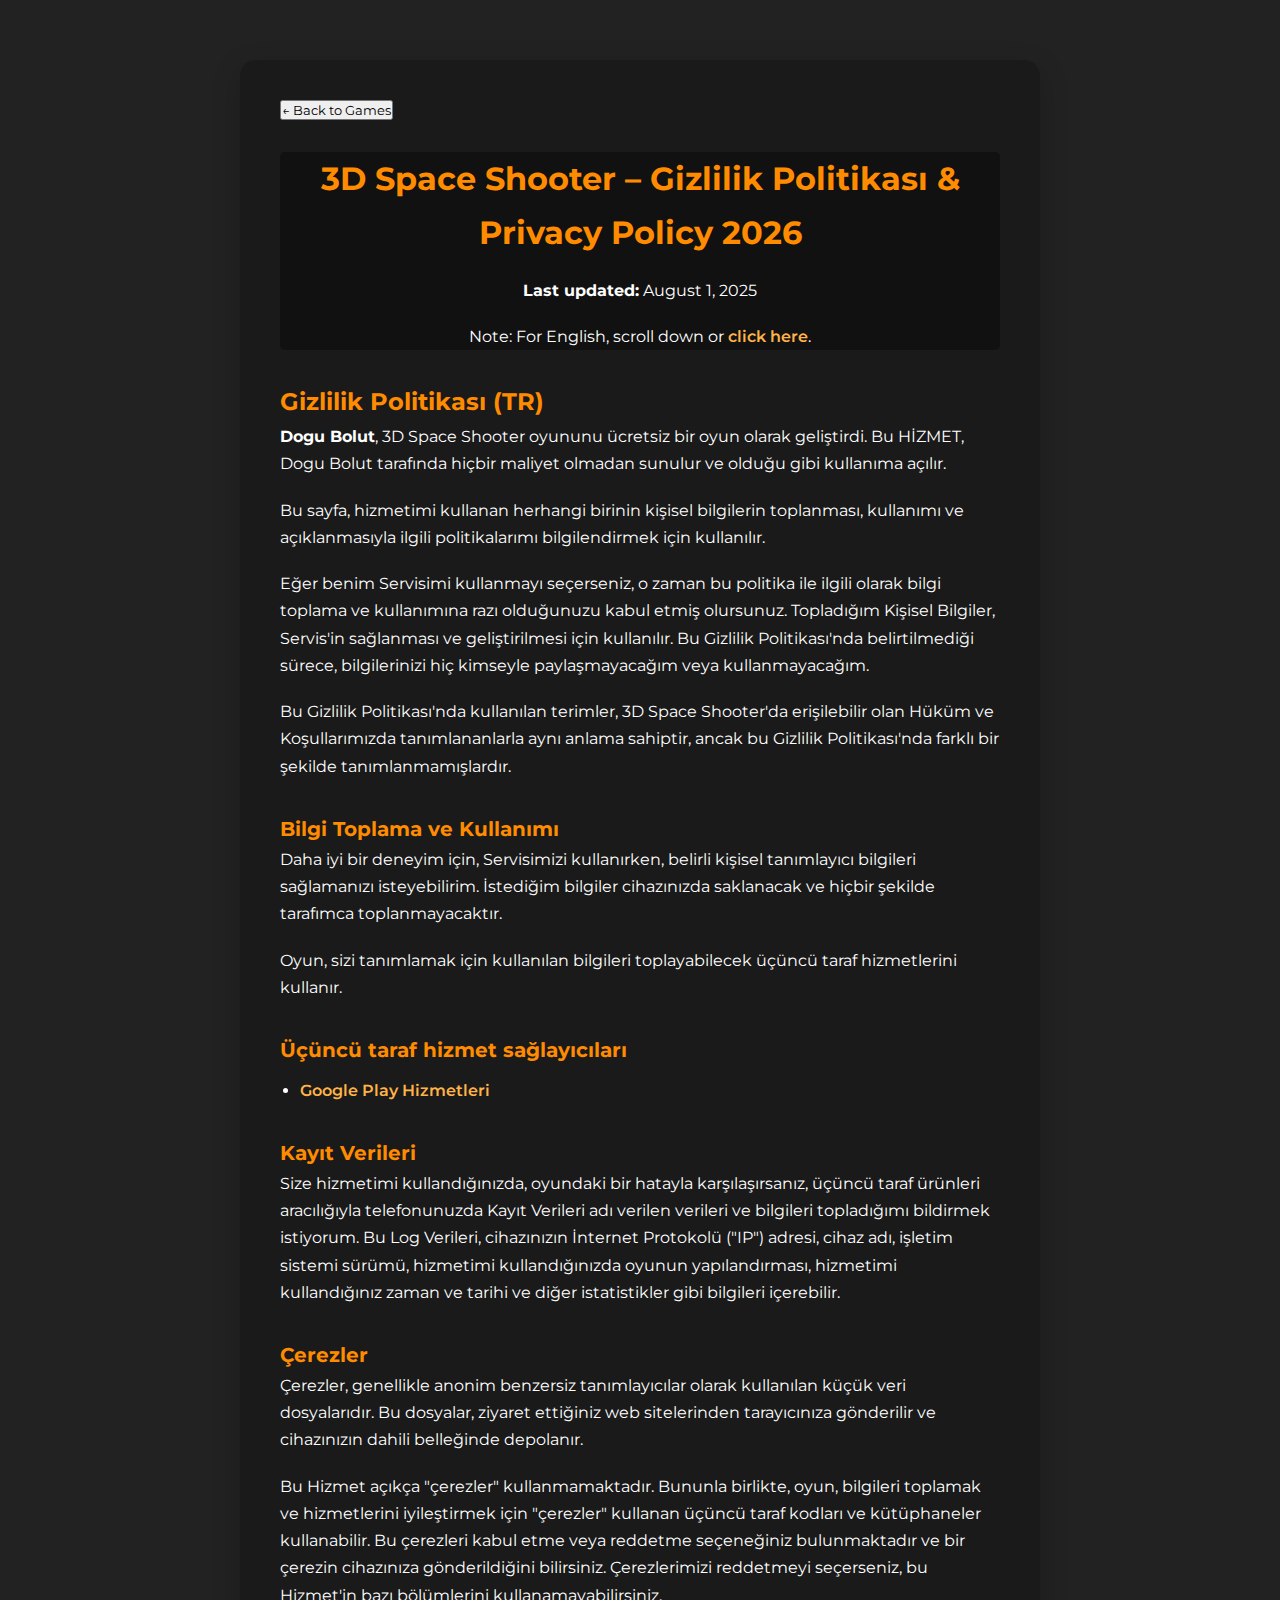
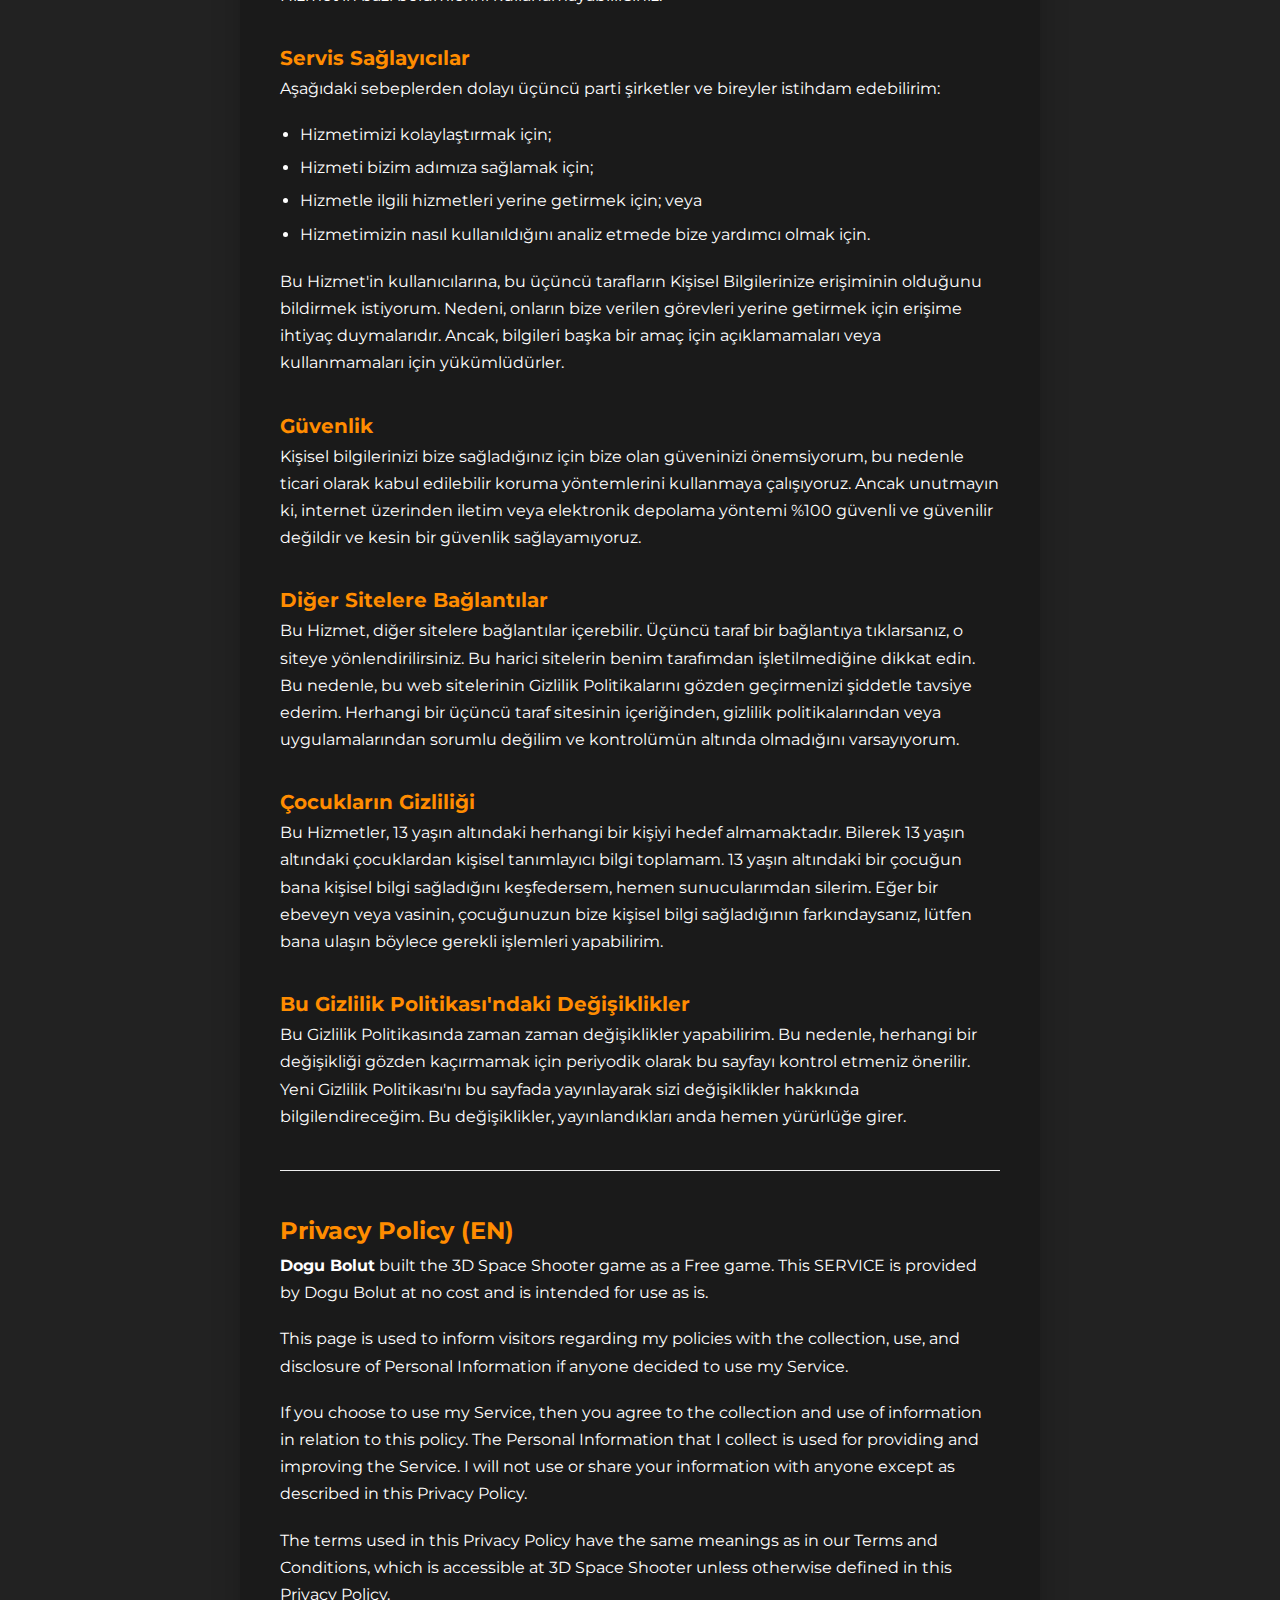
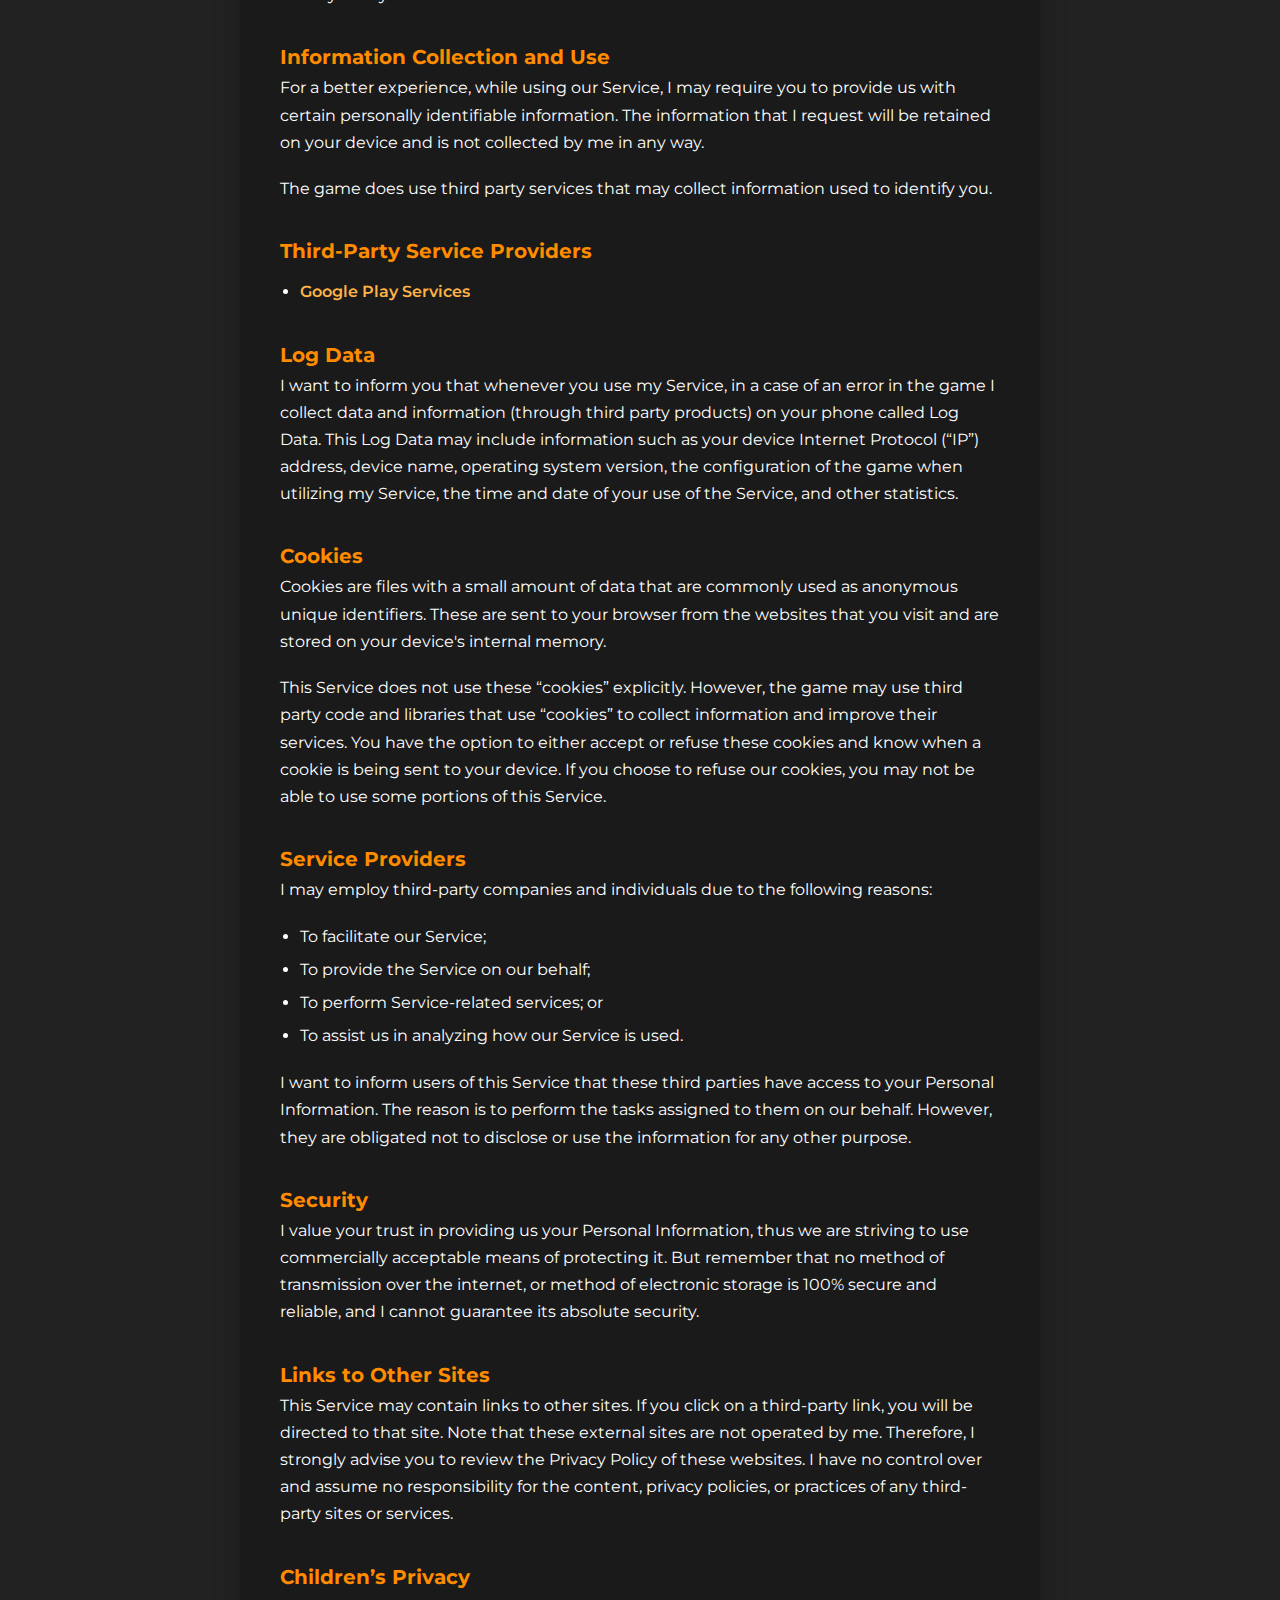
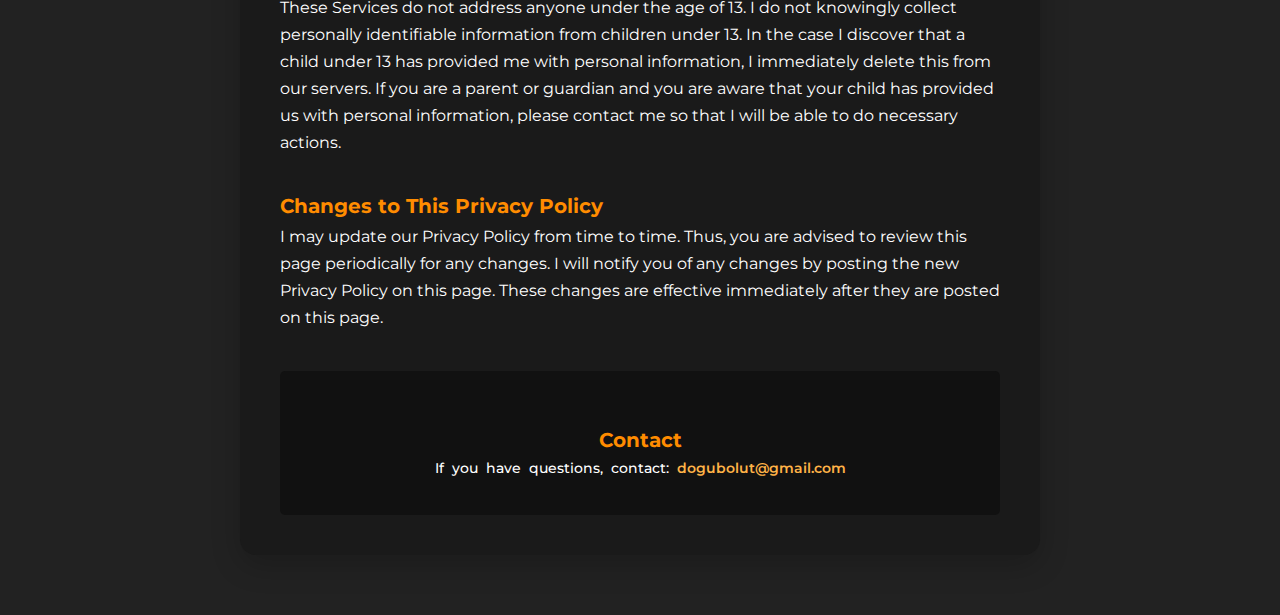
<file: assets/pages/privacy/3dspaceshooter.html>
<html lang="en">

<head>
  <meta charset="UTF-8">
  <meta name="viewport" content="width=device-width, initial-scale=1.0">
  <link rel="icon" type="image/png" href="/assets/img/logofalan.png">
  <title>3D Space Shooter - Privacy Policy</title>
  <link rel="stylesheet" href="https://cdnjs.cloudflare.com/ajax/libs/font-awesome/6.7.1/css/all.min.css">
  <link rel="stylesheet" href="/assets/css/common.css">
  <link rel="stylesheet" href="/assets/css/navbar.css">
  <link rel="stylesheet" href="/assets/css/privacypolicy.css">
</head>

<body>
  <main class="privacy-policy">
    <button onclick="window.location.href='/games';" class="btn-back-to-games">
      ← Back to Games
    </button>
    <header>
      <h1>3D Space Shooter – Gizlilik Politikası & Privacy Policy <span id="date"></span></h1>
      <p><strong>Last updated:</strong> August 1, 2025</p>
      <p>Note: For English, scroll down or <a href="#privacy-en">click here</a>.</p>
    </header>

    <section id="privacy-tr">
      <h2>Gizlilik Politikası (TR)</h2>
      <article>
        <p><strong>Dogu Bolut</strong>, 3D Space Shooter oyununu ücretsiz bir oyun olarak geliştirdi. Bu HİZMET,
          Dogu Bolut tarafında hiçbir maliyet olmadan sunulur ve olduğu gibi kullanıma açılır.</p>
        <p>Bu sayfa, hizmetimi kullanan herhangi birinin kişisel bilgilerin toplanması, kullanımı ve açıklanmasıyla
          ilgili politikalarımı bilgilendirmek için kullanılır.</p>
        <p>Eğer benim Servisimi kullanmayı seçerseniz, o zaman bu politika ile ilgili olarak bilgi toplama ve
          kullanımına razı olduğunuzu kabul etmiş olursunuz. Topladığım Kişisel Bilgiler, Servis'in sağlanması ve
          geliştirilmesi için kullanılır. Bu Gizlilik Politikası'nda belirtilmediği sürece, bilgilerinizi hiç kimseyle
          paylaşmayacağım veya kullanmayacağım.</p>
        <p>Bu Gizlilik Politikası'nda kullanılan terimler, 3D Space Shooter'da erişilebilir olan Hüküm ve Koşullarımızda
          tanımlananlarla aynı anlama sahiptir, ancak bu Gizlilik Politikası'nda farklı bir şekilde tanımlanmamışlardır.
        </p>

        <h3>Bilgi Toplama ve Kullanımı</h3>
        <p>Daha iyi bir deneyim için, Servisimizi kullanırken, belirli kişisel tanımlayıcı bilgileri sağlamanızı
          isteyebilirim. İstediğim bilgiler cihazınızda saklanacak ve hiçbir şekilde tarafımca toplanmayacaktır.</p>
        <p>Oyun, sizi tanımlamak için kullanılan bilgileri toplayabilecek üçüncü taraf hizmetlerini kullanır.</p>

        <h3>Üçüncü taraf hizmet sağlayıcıları</h3>
        <ul>
          <li><a href="https://policies.google.com/privacy">Google Play Hizmetleri</a></li>
        </ul>

        <h3>Kayıt Verileri</h3>
        <p>Size hizmetimi kullandığınızda, oyundaki bir hatayla karşılaşırsanız, üçüncü taraf ürünleri aracılığıyla
          telefonunuzda Kayıt Verileri adı verilen verileri ve bilgileri topladığımı bildirmek istiyorum. Bu Log
          Verileri, cihazınızın İnternet Protokolü ("IP") adresi, cihaz adı, işletim sistemi sürümü, hizmetimi
          kullandığınızda oyunun yapılandırması, hizmetimi kullandığınız zaman ve tarihi ve diğer istatistikler gibi
          bilgileri içerebilir.</p>

        <h3>Çerezler</h3>
        <p>Çerezler, genellikle anonim benzersiz tanımlayıcılar olarak kullanılan küçük veri dosyalarıdır. Bu dosyalar,
          ziyaret ettiğiniz web sitelerinden tarayıcınıza gönderilir ve cihazınızın dahili belleğinde depolanır.</p>
        <p>Bu Hizmet açıkça "çerezler" kullanmamaktadır. Bununla birlikte, oyun, bilgileri toplamak ve hizmetlerini
          iyileştirmek için "çerezler" kullanan üçüncü taraf kodları ve kütüphaneler kullanabilir. Bu çerezleri kabul
          etme veya reddetme seçeneğiniz bulunmaktadır ve bir çerezin cihazınıza gönderildiğini bilirsiniz.
          Çerezlerimizi reddetmeyi seçerseniz, bu Hizmet'in bazı bölümlerini kullanamayabilirsiniz.</p>

        <h3>Servis Sağlayıcılar</h3>
        <p>Aşağıdaki sebeplerden dolayı üçüncü parti şirketler ve bireyler istihdam edebilirim:</p>
        <ul>
          <li>Hizmetimizi kolaylaştırmak için;</li>
          <li>Hizmeti bizim adımıza sağlamak için;</li>
          <li>Hizmetle ilgili hizmetleri yerine getirmek için; veya</li>
          <li>Hizmetimizin nasıl kullanıldığını analiz etmede bize yardımcı olmak için.</li>
        </ul>
        <p>Bu Hizmet'in kullanıcılarına, bu üçüncü tarafların Kişisel Bilgilerinize erişiminin olduğunu bildirmek
          istiyorum. Nedeni, onların bize verilen görevleri yerine getirmek için erişime ihtiyaç duymalarıdır. Ancak,
          bilgileri başka bir amaç için açıklamamaları veya kullanmamaları için yükümlüdürler.</p>

        <h3>Güvenlik</h3>
        <p>Kişisel bilgilerinizi bize sağladığınız için bize olan güveninizi önemsiyorum, bu nedenle ticari olarak kabul
          edilebilir koruma yöntemlerini kullanmaya çalışıyoruz. Ancak unutmayın ki, internet üzerinden iletim veya
          elektronik depolama yöntemi %100 güvenli ve güvenilir değildir ve kesin bir güvenlik sağlayamıyoruz.</p>

        <h3>Diğer Sitelere Bağlantılar</h3>
        <p>Bu Hizmet, diğer sitelere bağlantılar içerebilir. Üçüncü taraf bir bağlantıya tıklarsanız, o siteye
          yönlendirilirsiniz. Bu harici sitelerin benim tarafımdan işletilmediğine dikkat edin. Bu nedenle, bu web
          sitelerinin Gizlilik Politikalarını gözden geçirmenizi şiddetle tavsiye ederim. Herhangi bir üçüncü taraf
          sitesinin içeriğinden, gizlilik politikalarından veya uygulamalarından sorumlu değilim ve kontrolümün altında
          olmadığını varsayıyorum.</p>

        <h3>Çocukların Gizliliği</h3>
        <p>Bu Hizmetler, 13 yaşın altındaki herhangi bir kişiyi hedef almamaktadır. Bilerek 13 yaşın altındaki
          çocuklardan kişisel tanımlayıcı bilgi toplamam. 13 yaşın altındaki bir çocuğun bana kişisel bilgi sağladığını
          keşfedersem, hemen sunucularımdan silerim. Eğer bir ebeveyn veya vasinin, çocuğunuzun bize kişisel bilgi
          sağladığının farkındaysanız, lütfen bana ulaşın böylece gerekli işlemleri yapabilirim.</p>

        <h3>Bu Gizlilik Politikası'ndaki Değişiklikler</h3>
        <p>Bu Gizlilik Politikasında zaman zaman değişiklikler yapabilirim. Bu nedenle, herhangi bir değişikliği gözden
          kaçırmamak için periyodik olarak bu sayfayı kontrol etmeniz önerilir. Yeni Gizlilik Politikası'nı bu sayfada
          yayınlayarak sizi değişiklikler hakkında bilgilendireceğim. Bu değişiklikler, yayınlandıkları anda hemen
          yürürlüğe girer.</p>

      </article>
    </section>

    <hr>

    <section id="privacy-en">
      <h2>Privacy Policy (EN)</h2>
      <article>
        <p><strong>Dogu Bolut</strong> built the 3D Space Shooter game as a Free game. This SERVICE is provided by
          Dogu Bolut at no cost and is intended for use as is.</p>
        <p>This page is used to inform visitors regarding my policies with the collection, use, and disclosure of
          Personal Information if anyone decided to use my Service.</p>
        <p>If you choose to use my Service, then you agree to the collection and use of information in relation to this
          policy. The Personal Information that I collect is used for providing and improving the Service. I will not
          use or share your information with anyone except as described in this Privacy Policy.</p>
        <p>The terms used in this Privacy Policy have the same meanings as in our Terms and Conditions, which is
          accessible at 3D Space Shooter unless otherwise defined in this Privacy Policy.</p>

        <h3>Information Collection and Use</h3>
        <p>For a better experience, while using our Service, I may require you to provide us with certain personally
          identifiable information. The information that I request will be retained on your device and is not collected
          by me in any way.</p>
        <p>The game does use third party services that may collect information used to identify you.</p>


        <h3>Third-Party Service Providers</h3>
        <ul>
          <li><a href="https://policies.google.com/privacy">Google Play Services</a></li>
        </ul>

        <h3>Log Data</h3>
        <p>I want to inform you that whenever you use my Service, in a case of an error in the game I collect data and
          information (through third party products) on your phone called Log Data. This Log Data may include
          information such as your device Internet Protocol (“IP”) address, device name, operating system version, the
          configuration of the game when utilizing my Service, the time and date of your use of the Service, and other
          statistics.</p>

        <h3>Cookies</h3>
        <p>Cookies are files with a small amount of data that are commonly used as anonymous unique identifiers. These
          are sent to your browser from the websites that you visit and are stored on your device's internal memory.</p>
        <p>This Service does not use these “cookies” explicitly. However, the game may use third party code and
          libraries that use “cookies” to collect information and improve their services. You have the option to either
          accept or refuse these cookies and know when a cookie is being sent to your device. If you choose to refuse
          our cookies, you may not be able to use some portions of this Service.</p>

        <h3>Service Providers</h3>
        <p>I may employ third-party companies and individuals due to the following reasons:</p>
        <ul>
          <li>To facilitate our Service;</li>
          <li>To provide the Service on our behalf;</li>
          <li>To perform Service-related services; or</li>
          <li>To assist us in analyzing how our Service is used.</li>
        </ul>
        <p>I want to inform users of this Service that these third parties have access to your Personal Information. The
          reason is to perform the tasks assigned to them on our behalf. However, they are obligated not to disclose or
          use the information for any other purpose.</p>

        <h3>Security</h3>
        <p>I value your trust in providing us your Personal Information, thus we are striving to use commercially
          acceptable means of protecting it. But remember that no method of transmission over the internet, or method of
          electronic storage is 100% secure and reliable, and I cannot guarantee its absolute security.</p>

        <h3>Links to Other Sites</h3>
        <p>This Service may contain links to other sites. If you click on a third-party link, you will be directed to
          that site. Note that these external sites are not operated by me. Therefore, I strongly advise you to review
          the Privacy Policy of these websites. I have no control over and assume no responsibility for the content,
          privacy policies, or practices of any third-party sites or services.</p>

        <h3>Children’s Privacy</h3>
        <p>These Services do not address anyone under the age of 13. I do not knowingly collect personally identifiable
          information from children under 13. In the case I discover that a child under 13 has provided me with personal
          information, I immediately delete this from our servers. If you are a parent or guardian and you are aware
          that your child has provided us with personal information, please contact me so that I will be able to do
          necessary actions.</p>

        <h3>Changes to This Privacy Policy</h3>
        <p>I may update our Privacy Policy from time to time. Thus, you are advised to review this page periodically for
          any changes. I will notify you of any changes by posting the new Privacy Policy on this page. These changes
          are effective immediately after they are posted on this page.</p>
      </article>
    </section>

    <footer>
      <h3>Contact</h3>
      <p>If you have questions, contact: <a href="mailto:dogubolut@gmail.com">dogubolut@gmail.com</a></p>
    </footer>

  </main>
  <script src="/assets/js/main.js"></script>
  <script src="/assets/js/router.js"></script>
</body>

</html>
</file>
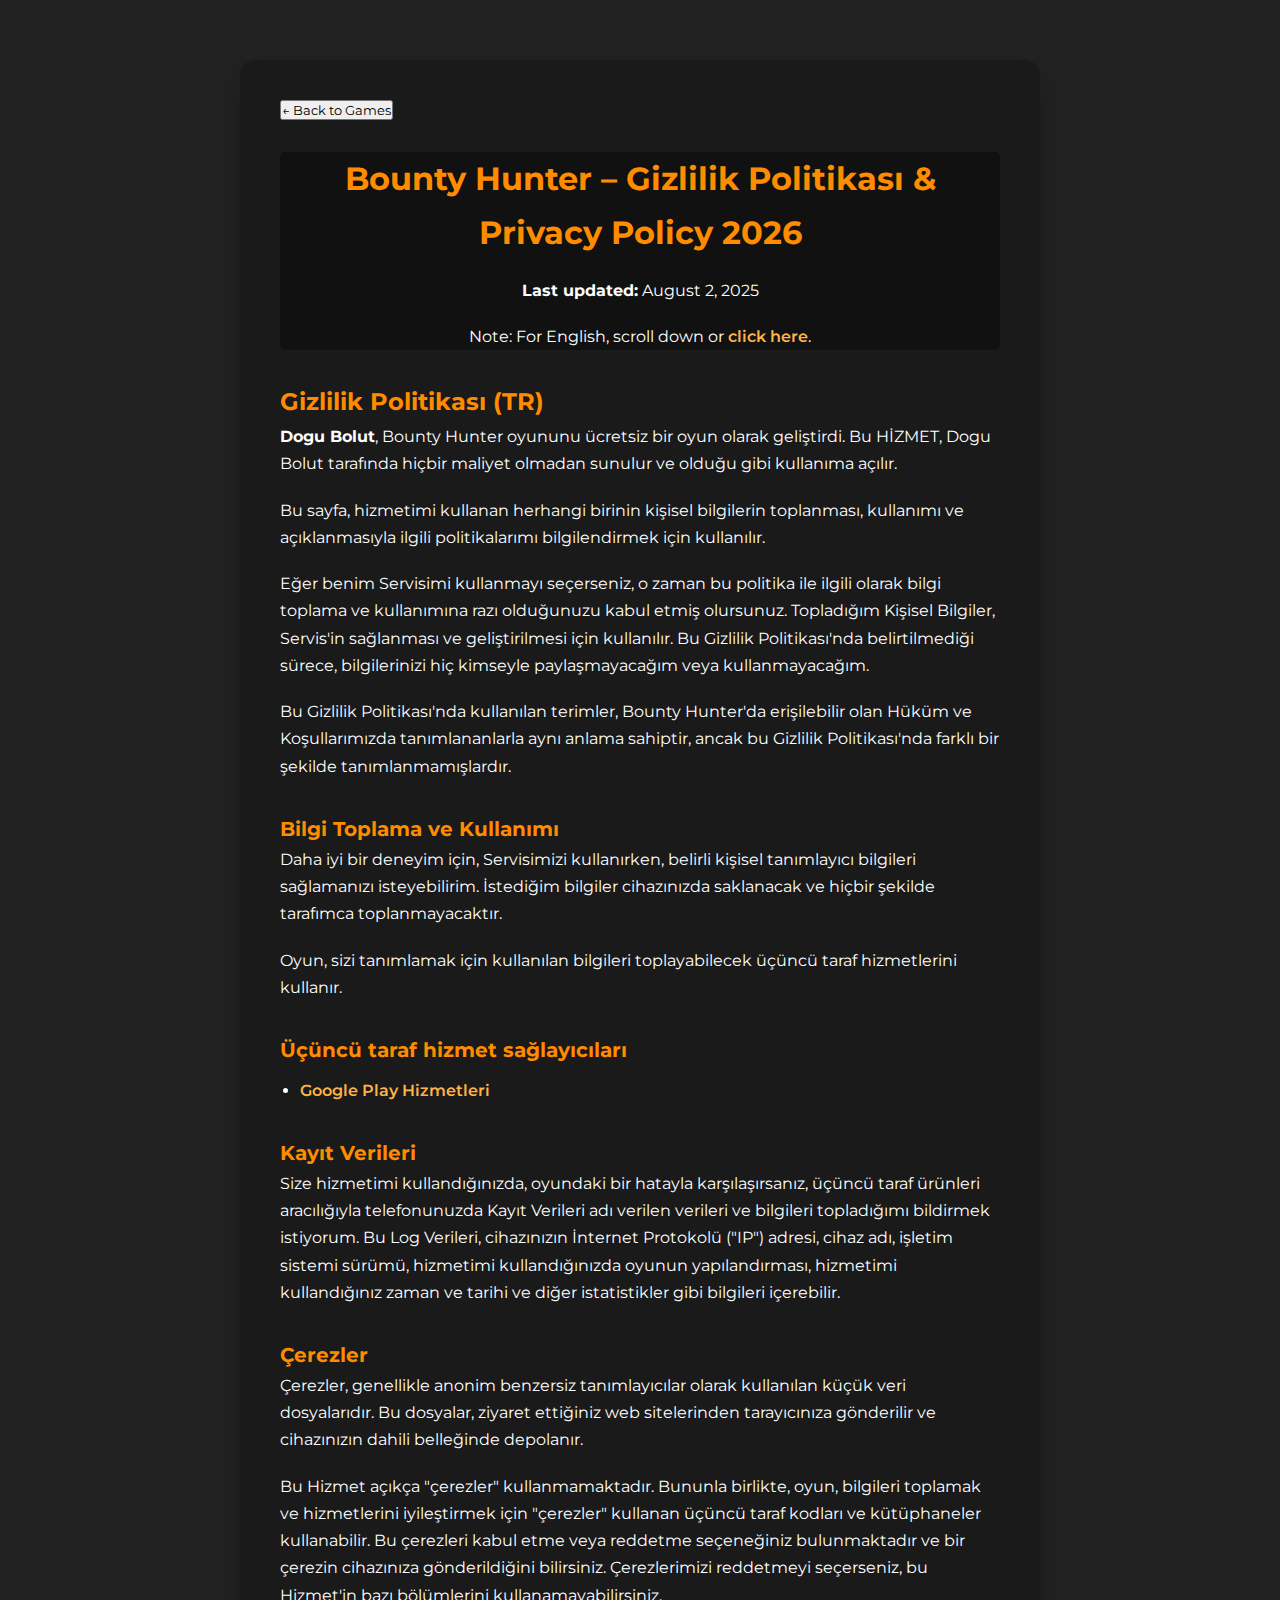
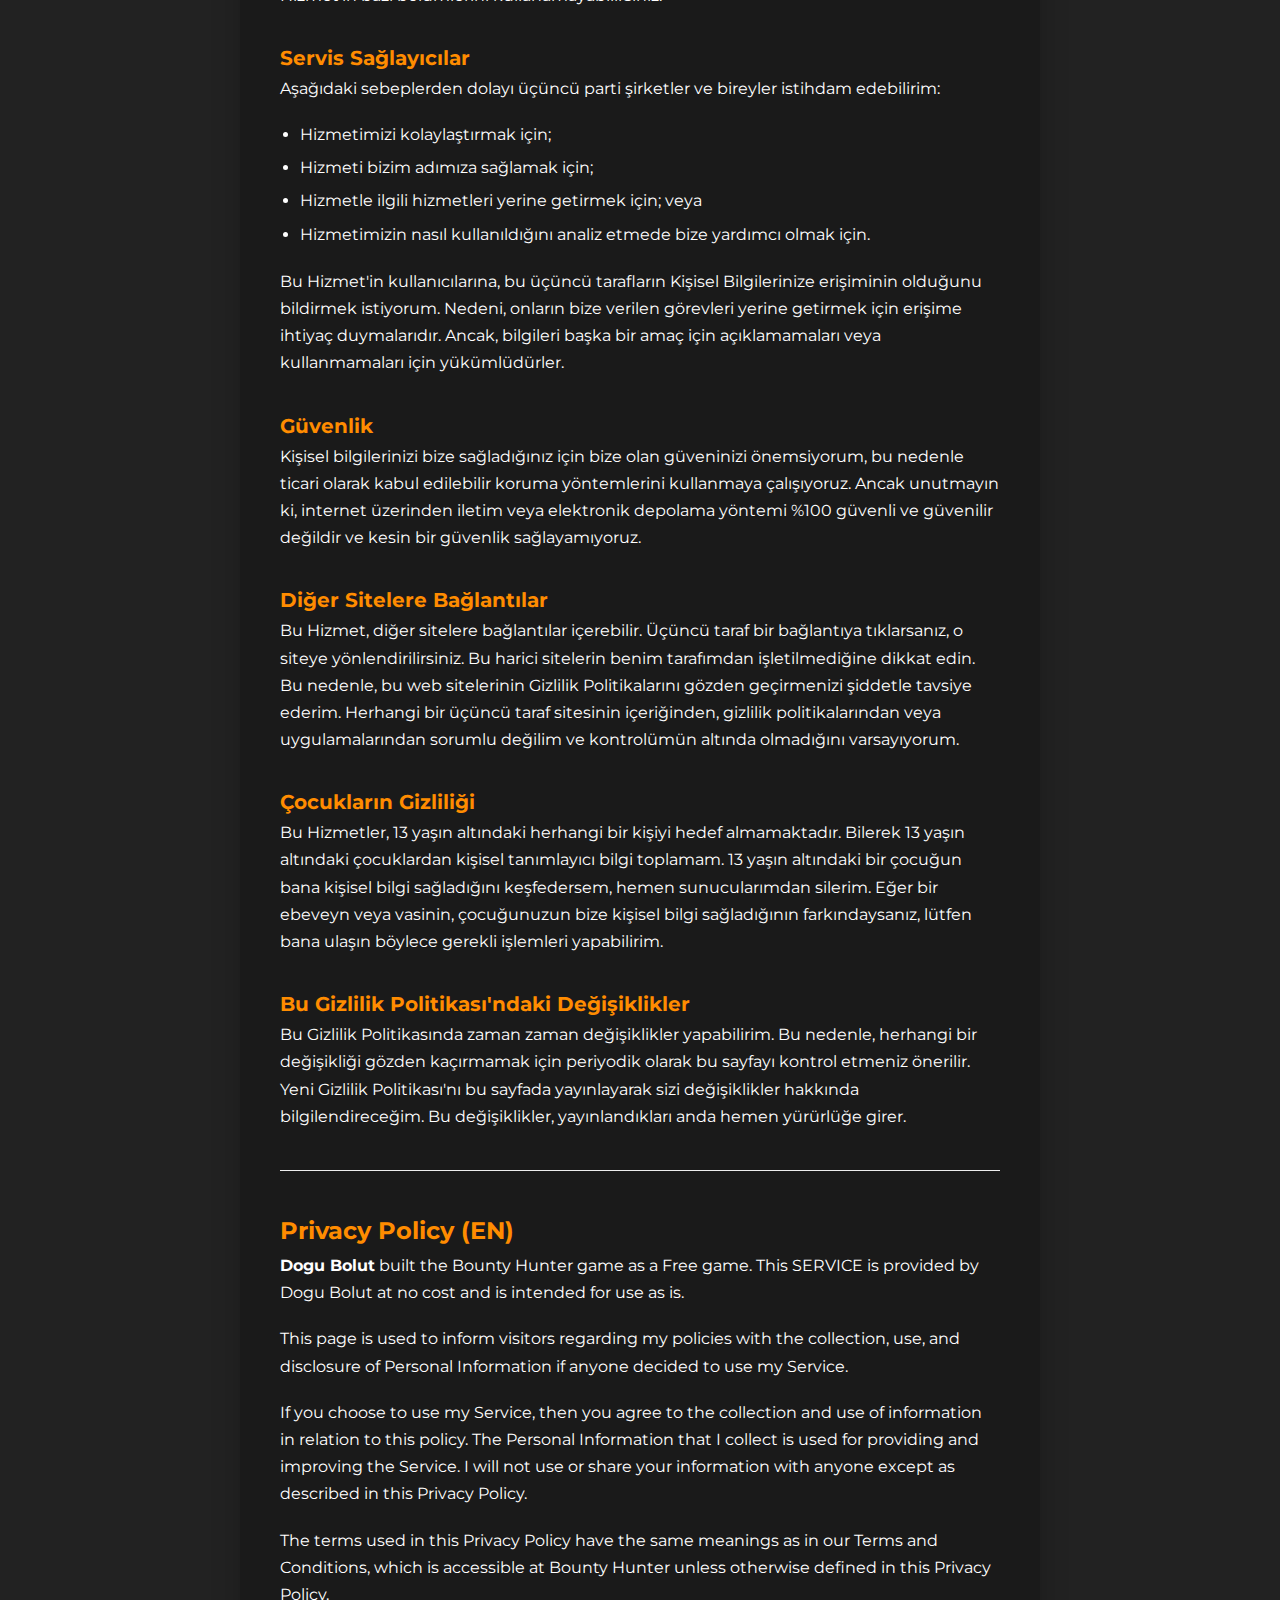
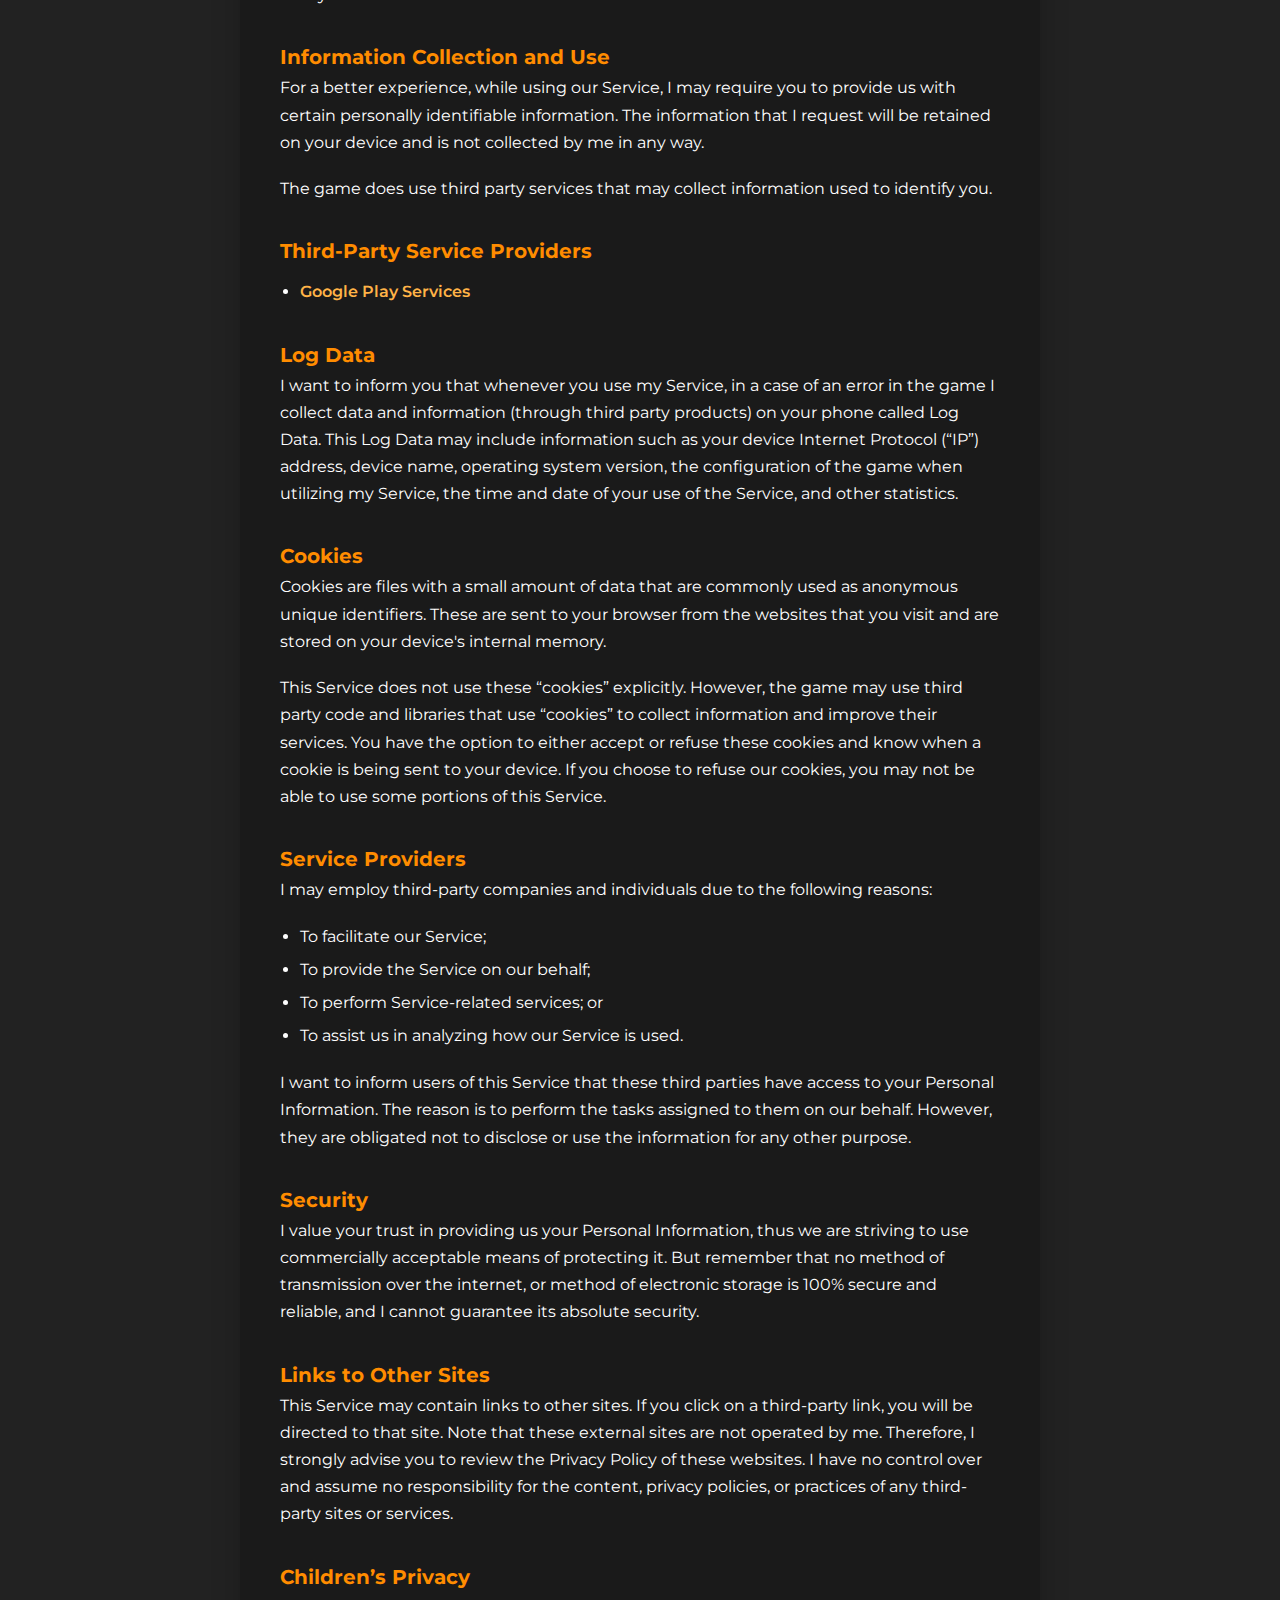
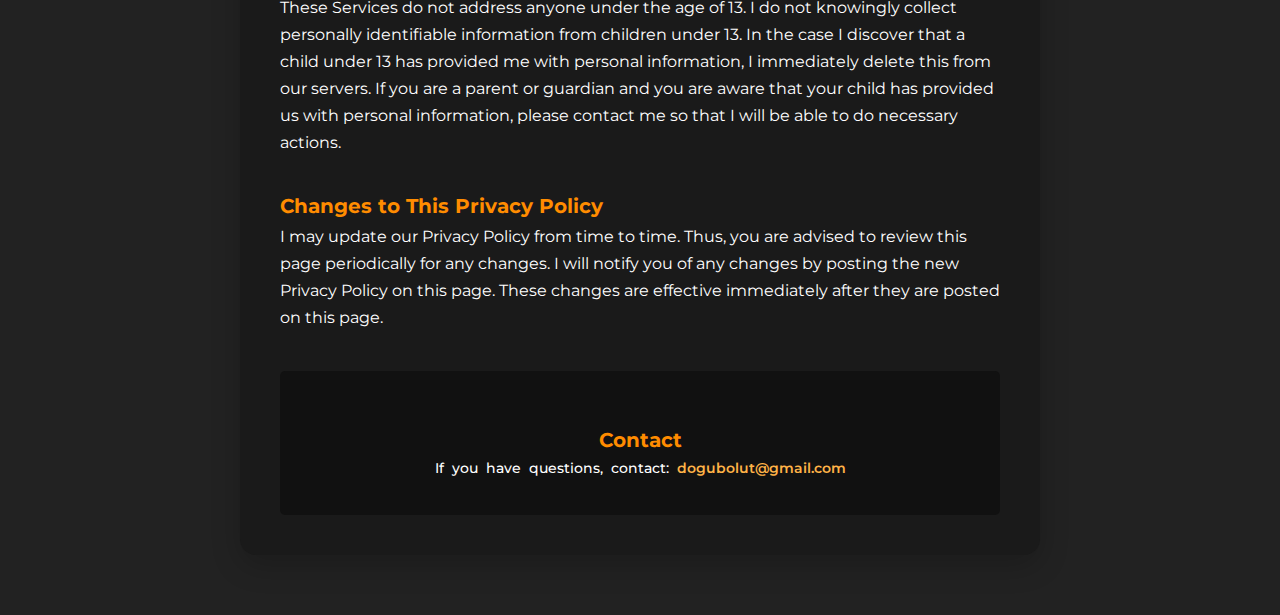
<file: assets/pages/privacy/bountyhunter.html>
<html lang="en">

<head>
  <meta charset="UTF-8">
  <meta name="viewport" content="width=device-width, initial-scale=1.0">
  <link rel="icon" type="image/png" href="/assets/img/logofalan.png">
  <title>Bounty Hunter - Privacy Policy</title>
  <link rel="stylesheet" href="https://cdnjs.cloudflare.com/ajax/libs/font-awesome/6.7.1/css/all.min.css">
  <link rel="stylesheet" href="/assets/css/common.css">
  <link rel="stylesheet" href="/assets/css/navbar.css">
  <link rel="stylesheet" href="/assets/css/privacypolicy.css">
</head>

<body>
  <main class="privacy-policy">
    <button onclick="window.location.href='/games';" class="btn-back-to-games">
      ← Back to Games
    </button>
    <header>
      <h1>Bounty Hunter – Gizlilik Politikası & Privacy Policy <span id="date"></span></h1>
      <p><strong>Last updated:</strong> August 2, 2025</p>
      <p>Note: For English, scroll down or <a href="#privacy-en">click here</a>.</p>
    </header>

    <section id="privacy-tr">
      <h2>Gizlilik Politikası (TR)</h2>
      <article>
        <p><strong>Dogu Bolut</strong>, Bounty Hunter oyununu ücretsiz bir oyun olarak geliştirdi. Bu HİZMET,
          Dogu Bolut tarafında hiçbir maliyet olmadan sunulur ve olduğu gibi kullanıma açılır.</p>
        <p>Bu sayfa, hizmetimi kullanan herhangi birinin kişisel bilgilerin toplanması, kullanımı ve açıklanmasıyla
          ilgili politikalarımı bilgilendirmek için kullanılır.</p>
        <p>Eğer benim Servisimi kullanmayı seçerseniz, o zaman bu politika ile ilgili olarak bilgi toplama ve
          kullanımına razı olduğunuzu kabul etmiş olursunuz. Topladığım Kişisel Bilgiler, Servis'in sağlanması ve
          geliştirilmesi için kullanılır. Bu Gizlilik Politikası'nda belirtilmediği sürece, bilgilerinizi hiç kimseyle
          paylaşmayacağım veya kullanmayacağım.</p>
        <p>Bu Gizlilik Politikası'nda kullanılan terimler, Bounty Hunter'da erişilebilir olan Hüküm ve Koşullarımızda
          tanımlananlarla aynı anlama sahiptir, ancak bu Gizlilik Politikası'nda farklı bir şekilde tanımlanmamışlardır.
        </p>

        <h3>Bilgi Toplama ve Kullanımı</h3>
        <p>Daha iyi bir deneyim için, Servisimizi kullanırken, belirli kişisel tanımlayıcı bilgileri sağlamanızı
          isteyebilirim. İstediğim bilgiler cihazınızda saklanacak ve hiçbir şekilde tarafımca toplanmayacaktır.</p>
        <p>Oyun, sizi tanımlamak için kullanılan bilgileri toplayabilecek üçüncü taraf hizmetlerini kullanır.</p>

        <h3>Üçüncü taraf hizmet sağlayıcıları</h3>
        <ul>
          <li><a href="https://policies.google.com/privacy">Google Play Hizmetleri</a></li>
        </ul>

        <h3>Kayıt Verileri</h3>
        <p>Size hizmetimi kullandığınızda, oyundaki bir hatayla karşılaşırsanız, üçüncü taraf ürünleri aracılığıyla
          telefonunuzda Kayıt Verileri adı verilen verileri ve bilgileri topladığımı bildirmek istiyorum. Bu Log
          Verileri, cihazınızın İnternet Protokolü ("IP") adresi, cihaz adı, işletim sistemi sürümü, hizmetimi
          kullandığınızda oyunun yapılandırması, hizmetimi kullandığınız zaman ve tarihi ve diğer istatistikler gibi
          bilgileri içerebilir.</p>

        <h3>Çerezler</h3>
        <p>Çerezler, genellikle anonim benzersiz tanımlayıcılar olarak kullanılan küçük veri dosyalarıdır. Bu dosyalar,
          ziyaret ettiğiniz web sitelerinden tarayıcınıza gönderilir ve cihazınızın dahili belleğinde depolanır.</p>
        <p>Bu Hizmet açıkça "çerezler" kullanmamaktadır. Bununla birlikte, oyun, bilgileri toplamak ve hizmetlerini
          iyileştirmek için "çerezler" kullanan üçüncü taraf kodları ve kütüphaneler kullanabilir. Bu çerezleri kabul
          etme veya reddetme seçeneğiniz bulunmaktadır ve bir çerezin cihazınıza gönderildiğini bilirsiniz.
          Çerezlerimizi reddetmeyi seçerseniz, bu Hizmet'in bazı bölümlerini kullanamayabilirsiniz.</p>

        <h3>Servis Sağlayıcılar</h3>
        <p>Aşağıdaki sebeplerden dolayı üçüncü parti şirketler ve bireyler istihdam edebilirim:</p>
        <ul>
          <li>Hizmetimizi kolaylaştırmak için;</li>
          <li>Hizmeti bizim adımıza sağlamak için;</li>
          <li>Hizmetle ilgili hizmetleri yerine getirmek için; veya</li>
          <li>Hizmetimizin nasıl kullanıldığını analiz etmede bize yardımcı olmak için.</li>
        </ul>
        <p>Bu Hizmet'in kullanıcılarına, bu üçüncü tarafların Kişisel Bilgilerinize erişiminin olduğunu bildirmek
          istiyorum. Nedeni, onların bize verilen görevleri yerine getirmek için erişime ihtiyaç duymalarıdır. Ancak,
          bilgileri başka bir amaç için açıklamamaları veya kullanmamaları için yükümlüdürler.</p>

        <h3>Güvenlik</h3>
        <p>Kişisel bilgilerinizi bize sağladığınız için bize olan güveninizi önemsiyorum, bu nedenle ticari olarak kabul
          edilebilir koruma yöntemlerini kullanmaya çalışıyoruz. Ancak unutmayın ki, internet üzerinden iletim veya
          elektronik depolama yöntemi %100 güvenli ve güvenilir değildir ve kesin bir güvenlik sağlayamıyoruz.</p>

        <h3>Diğer Sitelere Bağlantılar</h3>
        <p>Bu Hizmet, diğer sitelere bağlantılar içerebilir. Üçüncü taraf bir bağlantıya tıklarsanız, o siteye
          yönlendirilirsiniz. Bu harici sitelerin benim tarafımdan işletilmediğine dikkat edin. Bu nedenle, bu web
          sitelerinin Gizlilik Politikalarını gözden geçirmenizi şiddetle tavsiye ederim. Herhangi bir üçüncü taraf
          sitesinin içeriğinden, gizlilik politikalarından veya uygulamalarından sorumlu değilim ve kontrolümün altında
          olmadığını varsayıyorum.</p>

        <h3>Çocukların Gizliliği</h3>
        <p>Bu Hizmetler, 13 yaşın altındaki herhangi bir kişiyi hedef almamaktadır. Bilerek 13 yaşın altındaki
          çocuklardan kişisel tanımlayıcı bilgi toplamam. 13 yaşın altındaki bir çocuğun bana kişisel bilgi sağladığını
          keşfedersem, hemen sunucularımdan silerim. Eğer bir ebeveyn veya vasinin, çocuğunuzun bize kişisel bilgi
          sağladığının farkındaysanız, lütfen bana ulaşın böylece gerekli işlemleri yapabilirim.</p>

        <h3>Bu Gizlilik Politikası'ndaki Değişiklikler</h3>
        <p>Bu Gizlilik Politikasında zaman zaman değişiklikler yapabilirim. Bu nedenle, herhangi bir değişikliği gözden
          kaçırmamak için periyodik olarak bu sayfayı kontrol etmeniz önerilir. Yeni Gizlilik Politikası'nı bu sayfada
          yayınlayarak sizi değişiklikler hakkında bilgilendireceğim. Bu değişiklikler, yayınlandıkları anda hemen
          yürürlüğe girer.</p>

      </article>
    </section>

    <hr>

    <section id="privacy-en">
      <h2>Privacy Policy (EN)</h2>
      <article>
        <p><strong>Dogu Bolut</strong> built the Bounty Hunter game as a Free game. This SERVICE is provided by
          Dogu Bolut at no cost and is intended for use as is.</p>
        <p>This page is used to inform visitors regarding my policies with the collection, use, and disclosure of
          Personal Information if anyone decided to use my Service.</p>
        <p>If you choose to use my Service, then you agree to the collection and use of information in relation to this
          policy. The Personal Information that I collect is used for providing and improving the Service. I will not
          use or share your information with anyone except as described in this Privacy Policy.</p>
        <p>The terms used in this Privacy Policy have the same meanings as in our Terms and Conditions, which is
          accessible at Bounty Hunter unless otherwise defined in this Privacy Policy.</p>

        <h3>Information Collection and Use</h3>
        <p>For a better experience, while using our Service, I may require you to provide us with certain personally
          identifiable information. The information that I request will be retained on your device and is not collected
          by me in any way.</p>
        <p>The game does use third party services that may collect information used to identify you.</p>


        <h3>Third-Party Service Providers</h3>
        <ul>
          <li><a href="https://policies.google.com/privacy">Google Play Services</a></li>
        </ul>

        <h3>Log Data</h3>
        <p>I want to inform you that whenever you use my Service, in a case of an error in the game I collect data and
          information (through third party products) on your phone called Log Data. This Log Data may include
          information such as your device Internet Protocol (“IP”) address, device name, operating system version, the
          configuration of the game when utilizing my Service, the time and date of your use of the Service, and other
          statistics.</p>

        <h3>Cookies</h3>
        <p>Cookies are files with a small amount of data that are commonly used as anonymous unique identifiers. These
          are sent to your browser from the websites that you visit and are stored on your device's internal memory.</p>
        <p>This Service does not use these “cookies” explicitly. However, the game may use third party code and
          libraries that use “cookies” to collect information and improve their services. You have the option to either
          accept or refuse these cookies and know when a cookie is being sent to your device. If you choose to refuse
          our cookies, you may not be able to use some portions of this Service.</p>

        <h3>Service Providers</h3>
        <p>I may employ third-party companies and individuals due to the following reasons:</p>
        <ul>
          <li>To facilitate our Service;</li>
          <li>To provide the Service on our behalf;</li>
          <li>To perform Service-related services; or</li>
          <li>To assist us in analyzing how our Service is used.</li>
        </ul>
        <p>I want to inform users of this Service that these third parties have access to your Personal Information. The
          reason is to perform the tasks assigned to them on our behalf. However, they are obligated not to disclose or
          use the information for any other purpose.</p>

        <h3>Security</h3>
        <p>I value your trust in providing us your Personal Information, thus we are striving to use commercially
          acceptable means of protecting it. But remember that no method of transmission over the internet, or method of
          electronic storage is 100% secure and reliable, and I cannot guarantee its absolute security.</p>

        <h3>Links to Other Sites</h3>
        <p>This Service may contain links to other sites. If you click on a third-party link, you will be directed to
          that site. Note that these external sites are not operated by me. Therefore, I strongly advise you to review
          the Privacy Policy of these websites. I have no control over and assume no responsibility for the content,
          privacy policies, or practices of any third-party sites or services.</p>

        <h3>Children’s Privacy</h3>
        <p>These Services do not address anyone under the age of 13. I do not knowingly collect personally identifiable
          information from children under 13. In the case I discover that a child under 13 has provided me with personal
          information, I immediately delete this from our servers. If you are a parent or guardian and you are aware
          that your child has provided us with personal information, please contact me so that I will be able to do
          necessary actions.</p>

        <h3>Changes to This Privacy Policy</h3>
        <p>I may update our Privacy Policy from time to time. Thus, you are advised to review this page periodically for
          any changes. I will notify you of any changes by posting the new Privacy Policy on this page. These changes
          are effective immediately after they are posted on this page.</p>
      </article>
    </section>

    <footer>
      <h3>Contact</h3>
      <p>If you have questions, contact: <a href="mailto:dogubolut@gmail.com">dogubolut@gmail.com</a></p>
    </footer>

  </main>
  <script src="/assets/js/main.js"></script>
  <script src="/assets/js/router.js"></script>
</body>

</html>
</file>
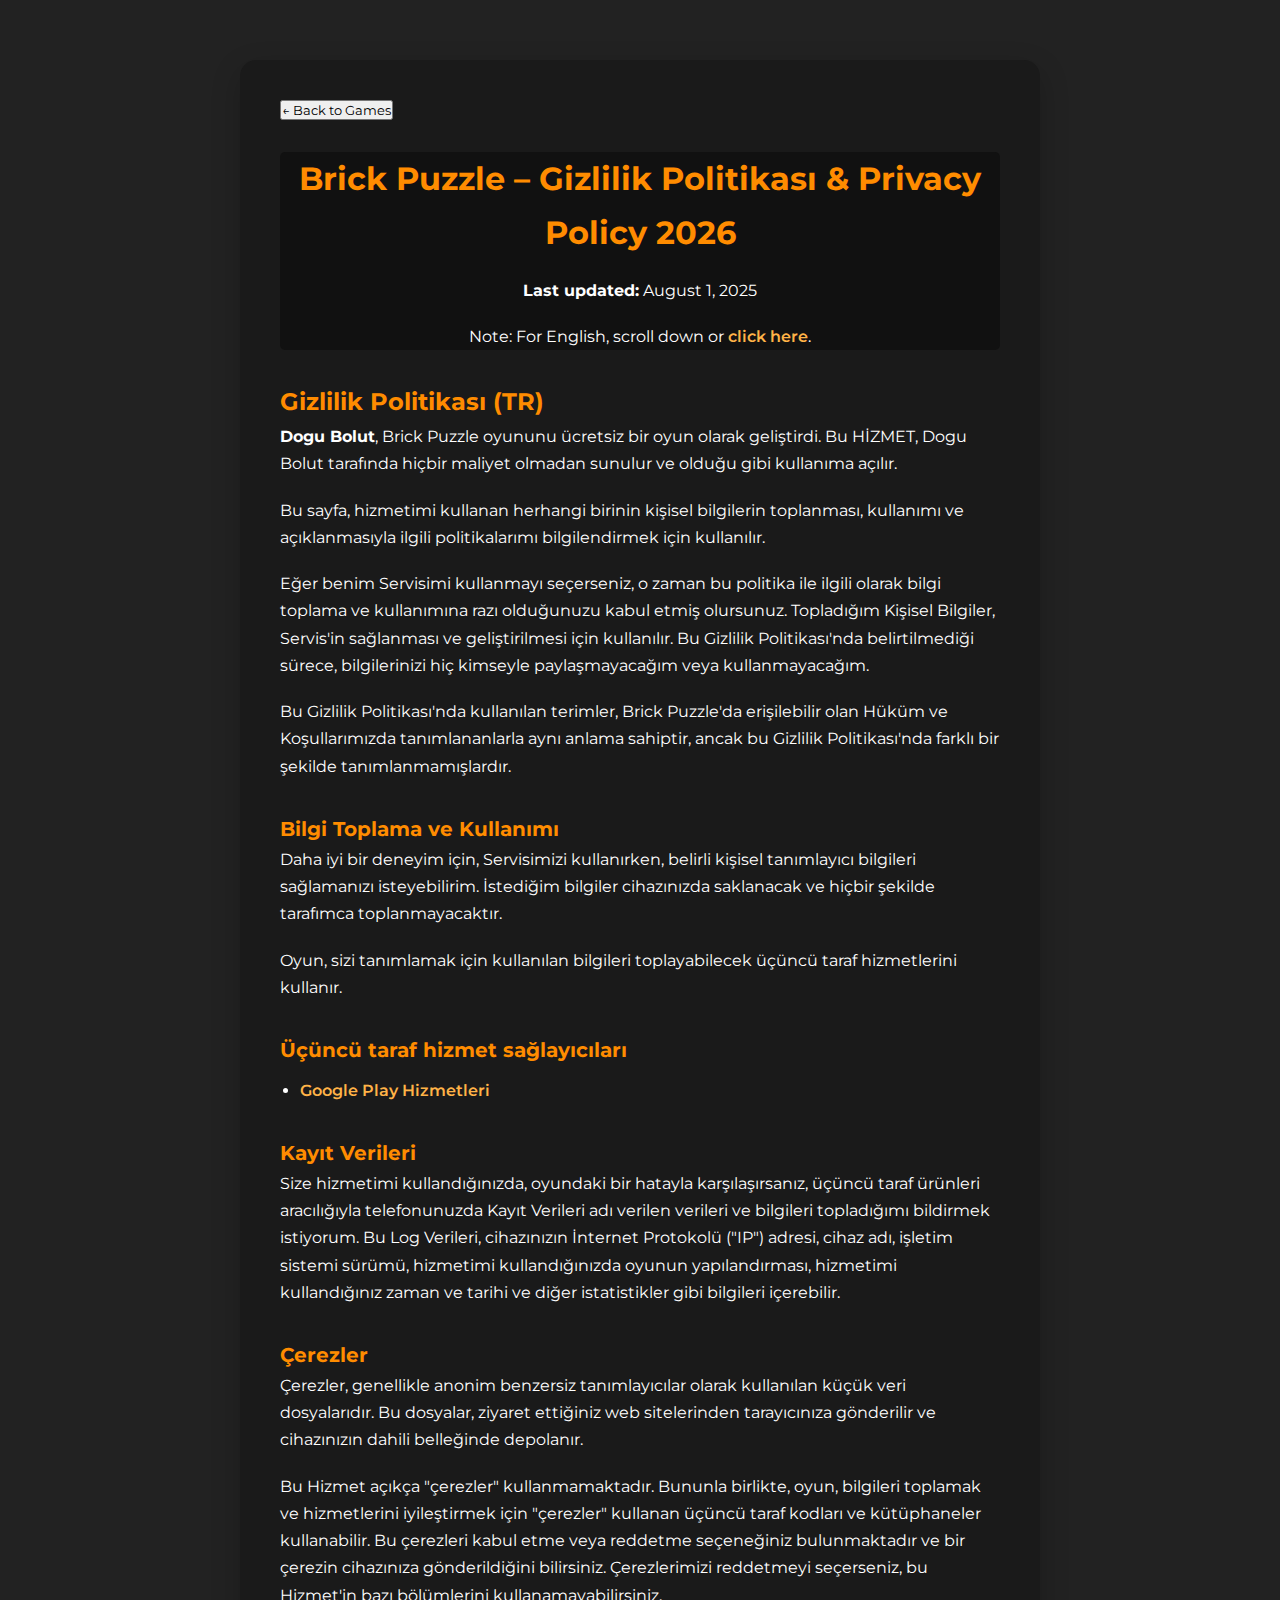
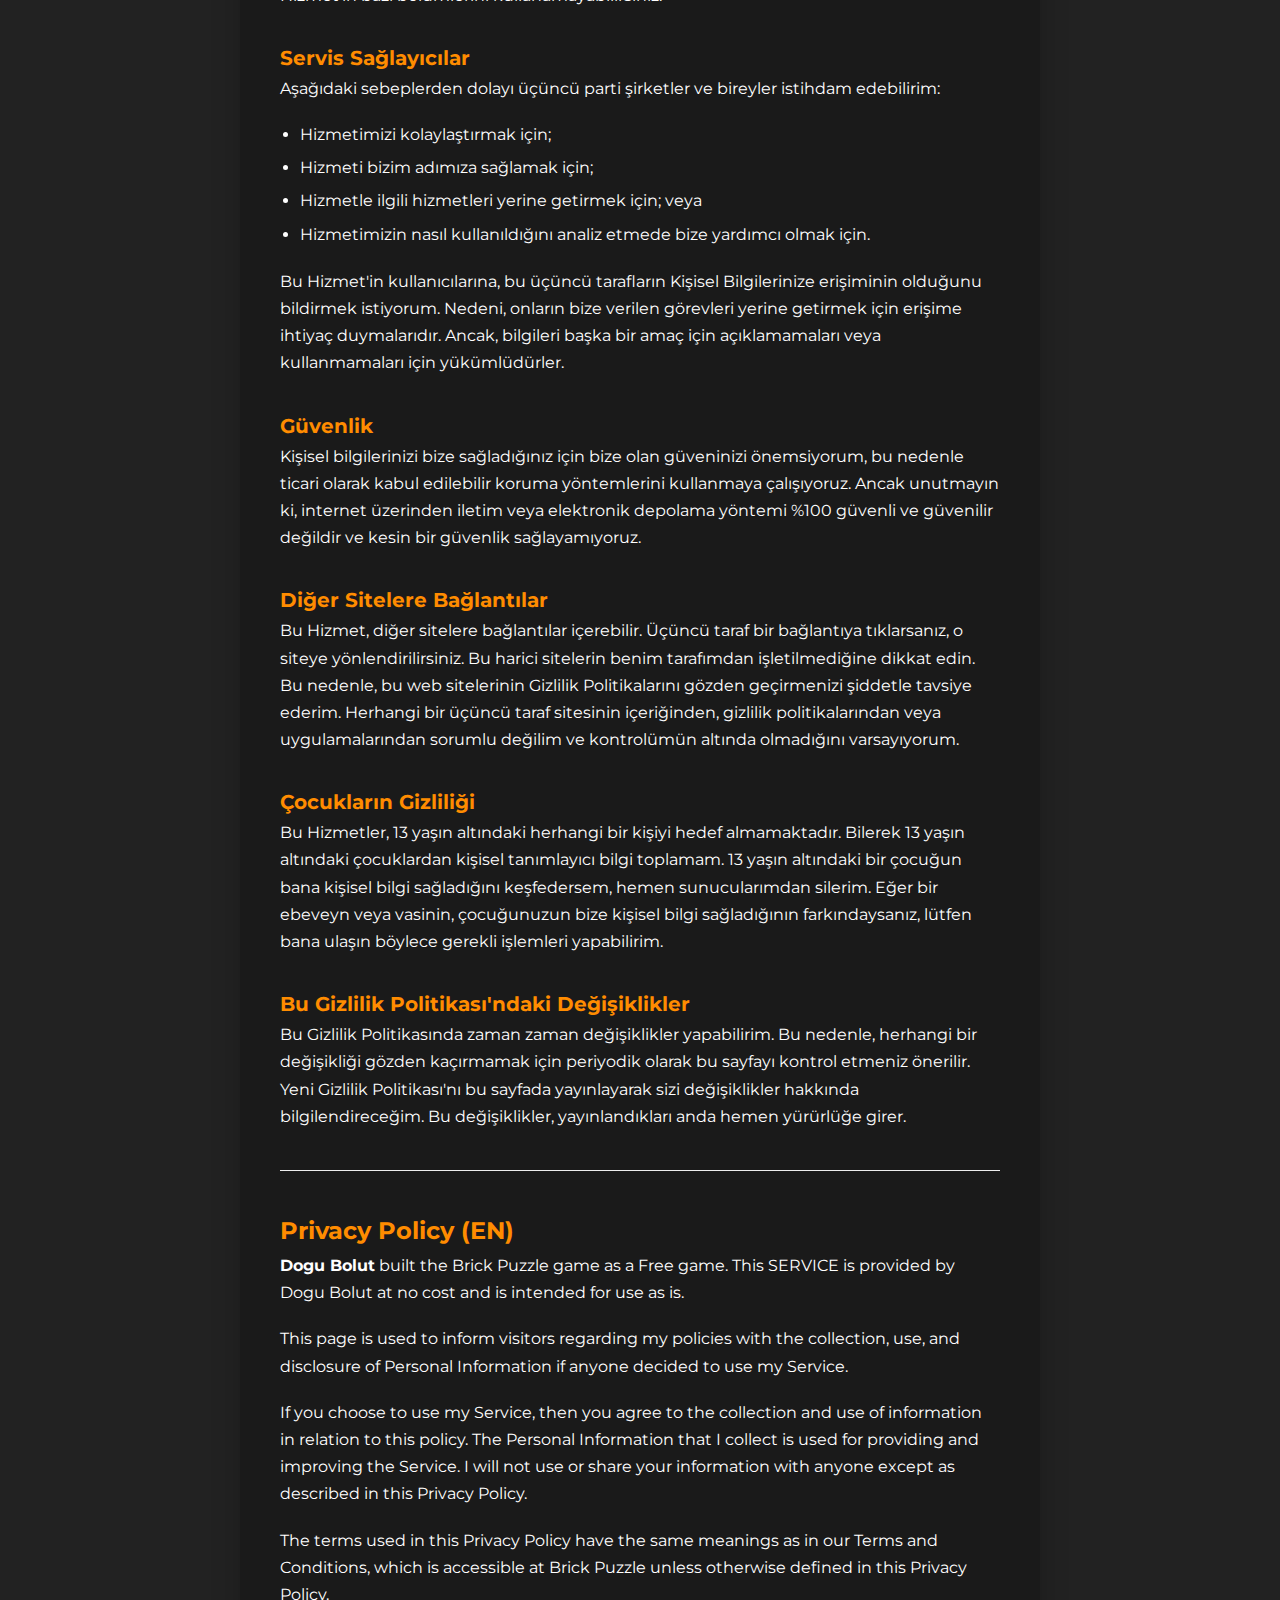
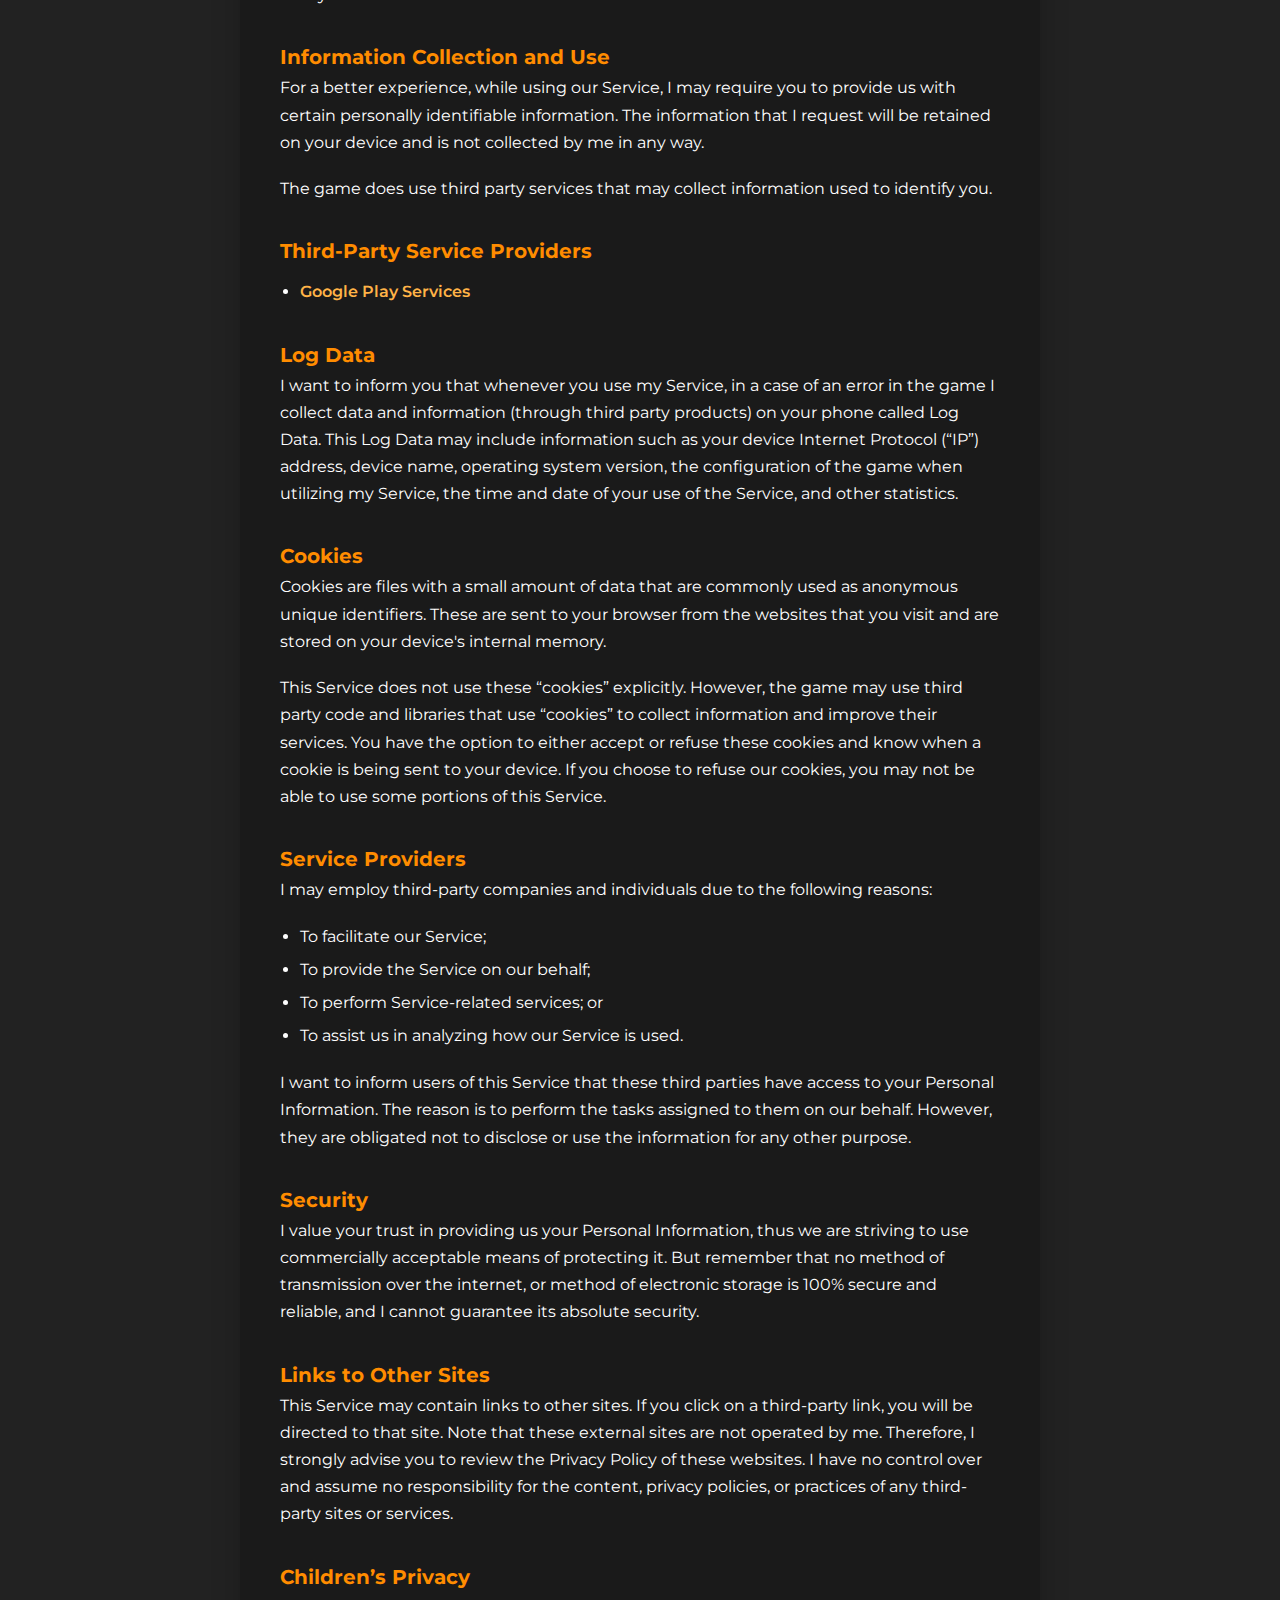
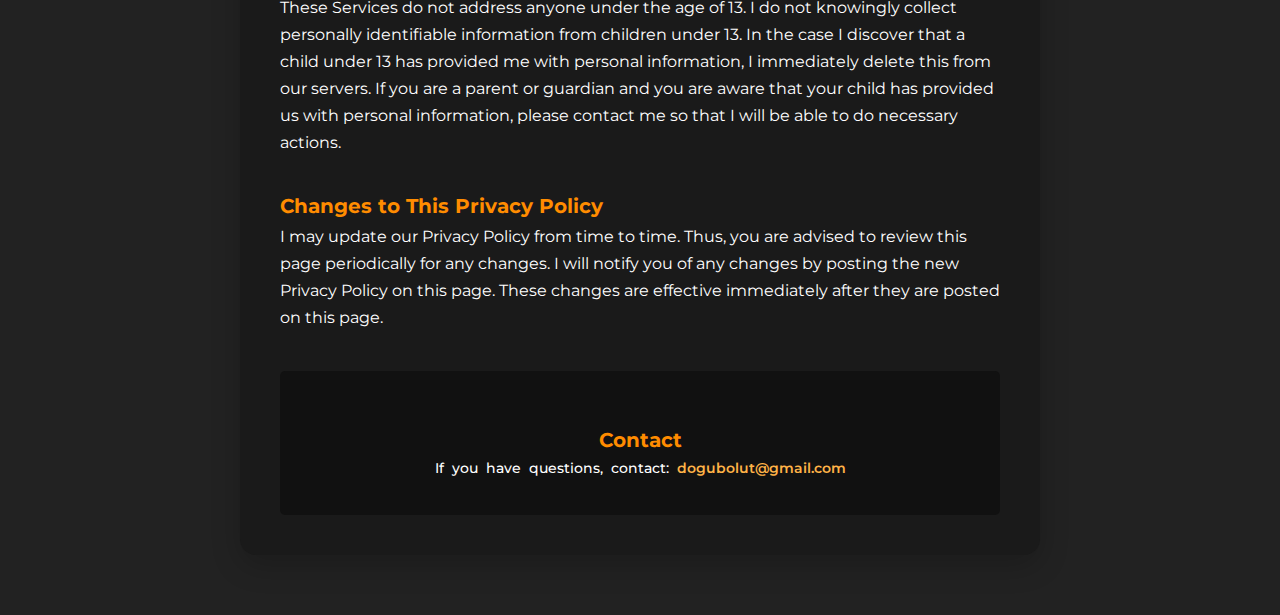
<file: assets/pages/privacy/brickpuzzle.html>
<html lang="en">

<head>
  <meta charset="UTF-8">
  <meta name="viewport" content="width=device-width, initial-scale=1.0">
  <link rel="icon" type="image/png" href="/assets/img/logofalan.png">
  <title>Brick Puzzle - Privacy Policy</title>
  <link rel="stylesheet" href="https://cdnjs.cloudflare.com/ajax/libs/font-awesome/6.7.1/css/all.min.css">
  <link rel="stylesheet" href="/assets/css/common.css">
  <link rel="stylesheet" href="/assets/css/navbar.css">
  <link rel="stylesheet" href="/assets/css/privacypolicy.css">
</head>

<body>
  <main class="privacy-policy">
    <button onclick="window.location.href='/games';" class="btn-back-to-games">
      ← Back to Games
    </button>
    <header>
      <h1>Brick Puzzle – Gizlilik Politikası & Privacy Policy <span id="date"></span></h1>
      <p><strong>Last updated:</strong> August 1, 2025</p>
      <p>Note: For English, scroll down or <a href="#privacy-en">click here</a>.</p>
    </header>

    <section id="privacy-tr">
      <h2>Gizlilik Politikası (TR)</h2>
      <article>
        <p><strong>Dogu Bolut</strong>, Brick Puzzle oyununu ücretsiz bir oyun olarak geliştirdi. Bu HİZMET,
          Dogu Bolut tarafında hiçbir maliyet olmadan sunulur ve olduğu gibi kullanıma açılır.</p>
        <p>Bu sayfa, hizmetimi kullanan herhangi birinin kişisel bilgilerin toplanması, kullanımı ve açıklanmasıyla
          ilgili politikalarımı bilgilendirmek için kullanılır.</p>
        <p>Eğer benim Servisimi kullanmayı seçerseniz, o zaman bu politika ile ilgili olarak bilgi toplama ve
          kullanımına razı olduğunuzu kabul etmiş olursunuz. Topladığım Kişisel Bilgiler, Servis'in sağlanması ve
          geliştirilmesi için kullanılır. Bu Gizlilik Politikası'nda belirtilmediği sürece, bilgilerinizi hiç kimseyle
          paylaşmayacağım veya kullanmayacağım.</p>
        <p>Bu Gizlilik Politikası'nda kullanılan terimler, Brick Puzzle'da erişilebilir olan Hüküm ve Koşullarımızda
          tanımlananlarla aynı anlama sahiptir, ancak bu Gizlilik Politikası'nda farklı bir şekilde tanımlanmamışlardır.
        </p>

        <h3>Bilgi Toplama ve Kullanımı</h3>
        <p>Daha iyi bir deneyim için, Servisimizi kullanırken, belirli kişisel tanımlayıcı bilgileri sağlamanızı
          isteyebilirim. İstediğim bilgiler cihazınızda saklanacak ve hiçbir şekilde tarafımca toplanmayacaktır.</p>
        <p>Oyun, sizi tanımlamak için kullanılan bilgileri toplayabilecek üçüncü taraf hizmetlerini kullanır.</p>

        <h3>Üçüncü taraf hizmet sağlayıcıları</h3>
        <ul>
          <li><a href="https://policies.google.com/privacy">Google Play Hizmetleri</a></li>
        </ul>

        <h3>Kayıt Verileri</h3>
        <p>Size hizmetimi kullandığınızda, oyundaki bir hatayla karşılaşırsanız, üçüncü taraf ürünleri aracılığıyla
          telefonunuzda Kayıt Verileri adı verilen verileri ve bilgileri topladığımı bildirmek istiyorum. Bu Log
          Verileri, cihazınızın İnternet Protokolü ("IP") adresi, cihaz adı, işletim sistemi sürümü, hizmetimi
          kullandığınızda oyunun yapılandırması, hizmetimi kullandığınız zaman ve tarihi ve diğer istatistikler gibi
          bilgileri içerebilir.</p>

        <h3>Çerezler</h3>
        <p>Çerezler, genellikle anonim benzersiz tanımlayıcılar olarak kullanılan küçük veri dosyalarıdır. Bu dosyalar,
          ziyaret ettiğiniz web sitelerinden tarayıcınıza gönderilir ve cihazınızın dahili belleğinde depolanır.</p>
        <p>Bu Hizmet açıkça "çerezler" kullanmamaktadır. Bununla birlikte, oyun, bilgileri toplamak ve hizmetlerini
          iyileştirmek için "çerezler" kullanan üçüncü taraf kodları ve kütüphaneler kullanabilir. Bu çerezleri kabul
          etme veya reddetme seçeneğiniz bulunmaktadır ve bir çerezin cihazınıza gönderildiğini bilirsiniz.
          Çerezlerimizi reddetmeyi seçerseniz, bu Hizmet'in bazı bölümlerini kullanamayabilirsiniz.</p>

        <h3>Servis Sağlayıcılar</h3>
        <p>Aşağıdaki sebeplerden dolayı üçüncü parti şirketler ve bireyler istihdam edebilirim:</p>
        <ul>
          <li>Hizmetimizi kolaylaştırmak için;</li>
          <li>Hizmeti bizim adımıza sağlamak için;</li>
          <li>Hizmetle ilgili hizmetleri yerine getirmek için; veya</li>
          <li>Hizmetimizin nasıl kullanıldığını analiz etmede bize yardımcı olmak için.</li>
        </ul>
        <p>Bu Hizmet'in kullanıcılarına, bu üçüncü tarafların Kişisel Bilgilerinize erişiminin olduğunu bildirmek
          istiyorum. Nedeni, onların bize verilen görevleri yerine getirmek için erişime ihtiyaç duymalarıdır. Ancak,
          bilgileri başka bir amaç için açıklamamaları veya kullanmamaları için yükümlüdürler.</p>

        <h3>Güvenlik</h3>
        <p>Kişisel bilgilerinizi bize sağladığınız için bize olan güveninizi önemsiyorum, bu nedenle ticari olarak kabul
          edilebilir koruma yöntemlerini kullanmaya çalışıyoruz. Ancak unutmayın ki, internet üzerinden iletim veya
          elektronik depolama yöntemi %100 güvenli ve güvenilir değildir ve kesin bir güvenlik sağlayamıyoruz.</p>

        <h3>Diğer Sitelere Bağlantılar</h3>
        <p>Bu Hizmet, diğer sitelere bağlantılar içerebilir. Üçüncü taraf bir bağlantıya tıklarsanız, o siteye
          yönlendirilirsiniz. Bu harici sitelerin benim tarafımdan işletilmediğine dikkat edin. Bu nedenle, bu web
          sitelerinin Gizlilik Politikalarını gözden geçirmenizi şiddetle tavsiye ederim. Herhangi bir üçüncü taraf
          sitesinin içeriğinden, gizlilik politikalarından veya uygulamalarından sorumlu değilim ve kontrolümün altında
          olmadığını varsayıyorum.</p>

        <h3>Çocukların Gizliliği</h3>
        <p>Bu Hizmetler, 13 yaşın altındaki herhangi bir kişiyi hedef almamaktadır. Bilerek 13 yaşın altındaki
          çocuklardan kişisel tanımlayıcı bilgi toplamam. 13 yaşın altındaki bir çocuğun bana kişisel bilgi sağladığını
          keşfedersem, hemen sunucularımdan silerim. Eğer bir ebeveyn veya vasinin, çocuğunuzun bize kişisel bilgi
          sağladığının farkındaysanız, lütfen bana ulaşın böylece gerekli işlemleri yapabilirim.</p>

        <h3>Bu Gizlilik Politikası'ndaki Değişiklikler</h3>
        <p>Bu Gizlilik Politikasında zaman zaman değişiklikler yapabilirim. Bu nedenle, herhangi bir değişikliği gözden
          kaçırmamak için periyodik olarak bu sayfayı kontrol etmeniz önerilir. Yeni Gizlilik Politikası'nı bu sayfada
          yayınlayarak sizi değişiklikler hakkında bilgilendireceğim. Bu değişiklikler, yayınlandıkları anda hemen
          yürürlüğe girer.</p>

      </article>
    </section>

    <hr>

    <section id="privacy-en">
      <h2>Privacy Policy (EN)</h2>
      <article>
        <p><strong>Dogu Bolut</strong> built the Brick Puzzle game as a Free game. This SERVICE is provided by
          Dogu Bolut at no cost and is intended for use as is.</p>
        <p>This page is used to inform visitors regarding my policies with the collection, use, and disclosure of
          Personal Information if anyone decided to use my Service.</p>
        <p>If you choose to use my Service, then you agree to the collection and use of information in relation to this
          policy. The Personal Information that I collect is used for providing and improving the Service. I will not
          use or share your information with anyone except as described in this Privacy Policy.</p>
        <p>The terms used in this Privacy Policy have the same meanings as in our Terms and Conditions, which is
          accessible at Brick Puzzle unless otherwise defined in this Privacy Policy.</p>

        <h3>Information Collection and Use</h3>
        <p>For a better experience, while using our Service, I may require you to provide us with certain personally
          identifiable information. The information that I request will be retained on your device and is not collected
          by me in any way.</p>
        <p>The game does use third party services that may collect information used to identify you.</p>


        <h3>Third-Party Service Providers</h3>
        <ul>
          <li><a href="https://policies.google.com/privacy">Google Play Services</a></li>
        </ul>

        <h3>Log Data</h3>
        <p>I want to inform you that whenever you use my Service, in a case of an error in the game I collect data and
          information (through third party products) on your phone called Log Data. This Log Data may include
          information such as your device Internet Protocol (“IP”) address, device name, operating system version, the
          configuration of the game when utilizing my Service, the time and date of your use of the Service, and other
          statistics.</p>

        <h3>Cookies</h3>
        <p>Cookies are files with a small amount of data that are commonly used as anonymous unique identifiers. These
          are sent to your browser from the websites that you visit and are stored on your device's internal memory.</p>
        <p>This Service does not use these “cookies” explicitly. However, the game may use third party code and
          libraries that use “cookies” to collect information and improve their services. You have the option to either
          accept or refuse these cookies and know when a cookie is being sent to your device. If you choose to refuse
          our cookies, you may not be able to use some portions of this Service.</p>

        <h3>Service Providers</h3>
        <p>I may employ third-party companies and individuals due to the following reasons:</p>
        <ul>
          <li>To facilitate our Service;</li>
          <li>To provide the Service on our behalf;</li>
          <li>To perform Service-related services; or</li>
          <li>To assist us in analyzing how our Service is used.</li>
        </ul>
        <p>I want to inform users of this Service that these third parties have access to your Personal Information. The
          reason is to perform the tasks assigned to them on our behalf. However, they are obligated not to disclose or
          use the information for any other purpose.</p>

        <h3>Security</h3>
        <p>I value your trust in providing us your Personal Information, thus we are striving to use commercially
          acceptable means of protecting it. But remember that no method of transmission over the internet, or method of
          electronic storage is 100% secure and reliable, and I cannot guarantee its absolute security.</p>

        <h3>Links to Other Sites</h3>
        <p>This Service may contain links to other sites. If you click on a third-party link, you will be directed to
          that site. Note that these external sites are not operated by me. Therefore, I strongly advise you to review
          the Privacy Policy of these websites. I have no control over and assume no responsibility for the content,
          privacy policies, or practices of any third-party sites or services.</p>

        <h3>Children’s Privacy</h3>
        <p>These Services do not address anyone under the age of 13. I do not knowingly collect personally identifiable
          information from children under 13. In the case I discover that a child under 13 has provided me with personal
          information, I immediately delete this from our servers. If you are a parent or guardian and you are aware
          that your child has provided us with personal information, please contact me so that I will be able to do
          necessary actions.</p>

        <h3>Changes to This Privacy Policy</h3>
        <p>I may update our Privacy Policy from time to time. Thus, you are advised to review this page periodically for
          any changes. I will notify you of any changes by posting the new Privacy Policy on this page. These changes
          are effective immediately after they are posted on this page.</p>
      </article>
    </section>

    <footer>
      <h3>Contact</h3>
      <p>If you have questions, contact: <a href="mailto:dogubolut@gmail.com">dogubolut@gmail.com</a></p>
    </footer>

  </main>
  <script src="/assets/js/main.js"></script>
  <script src="/assets/js/router.js"></script>
</body>

</html>
</file>
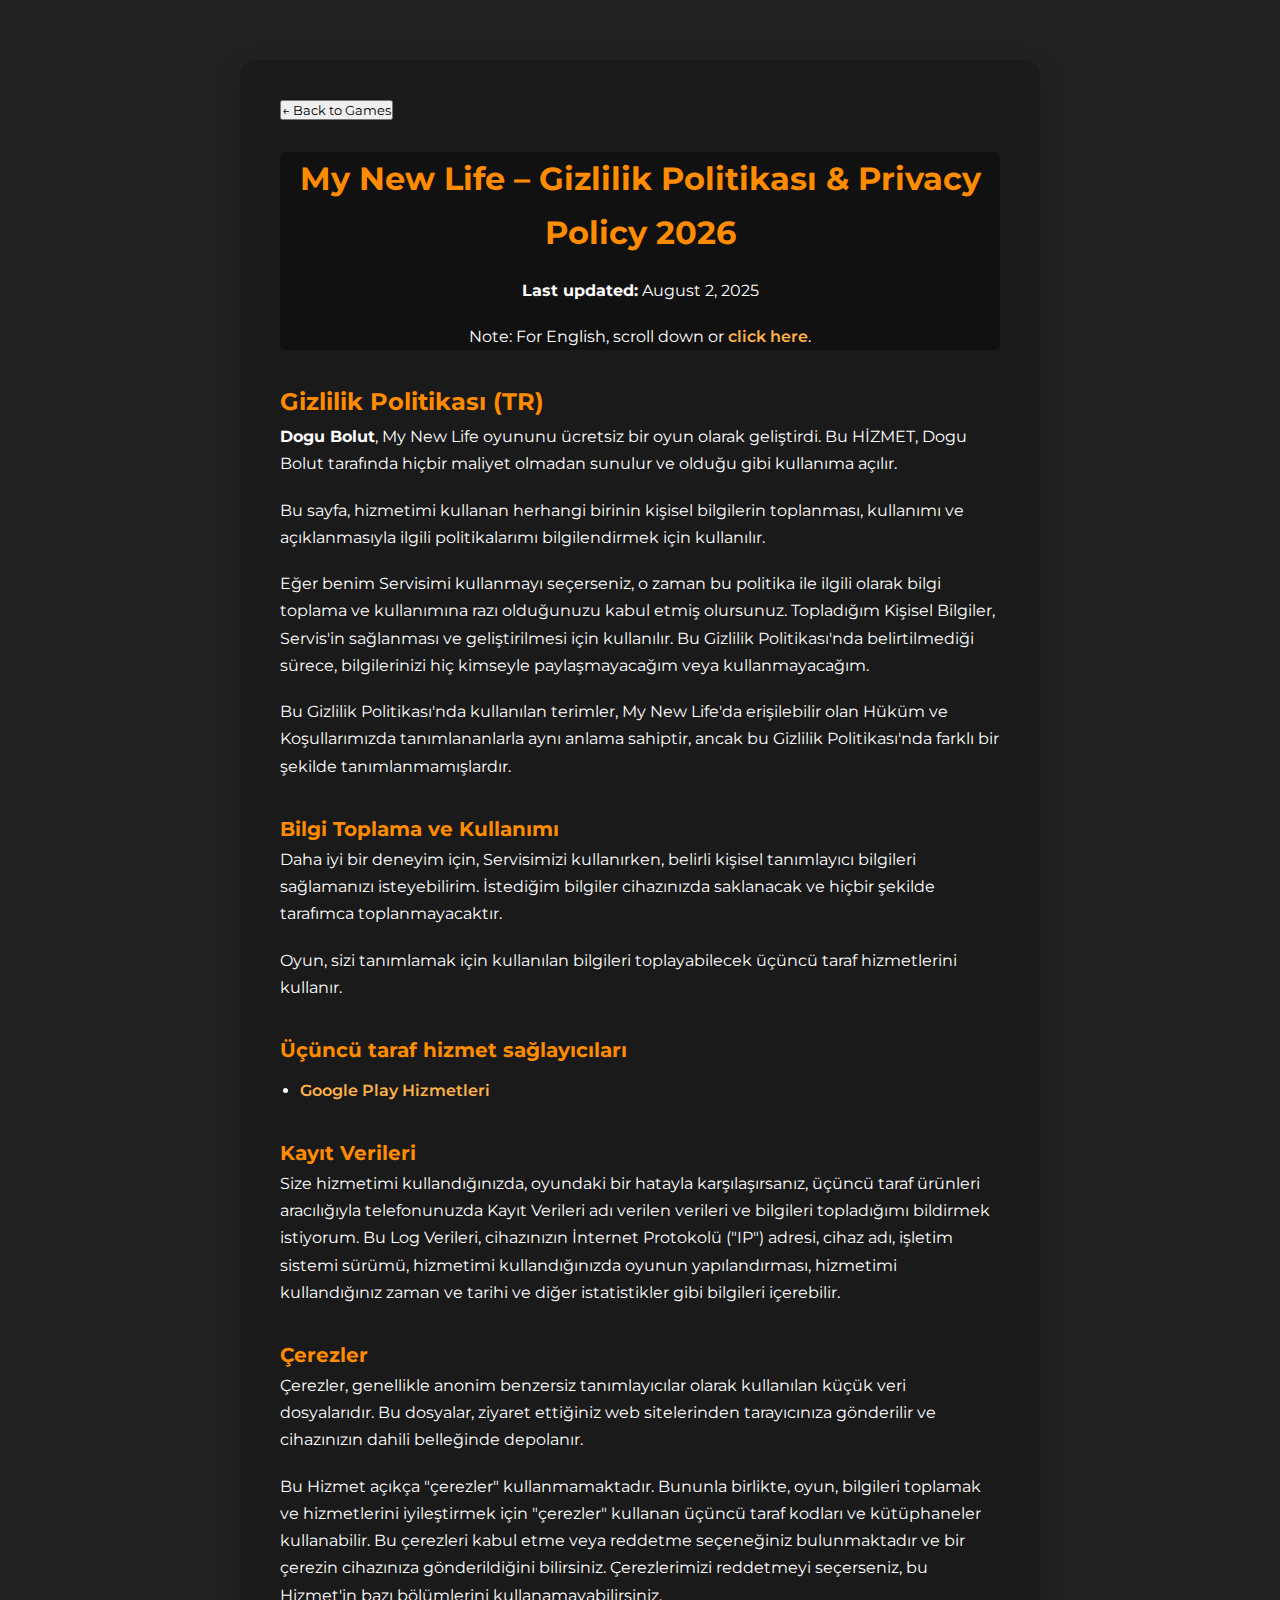
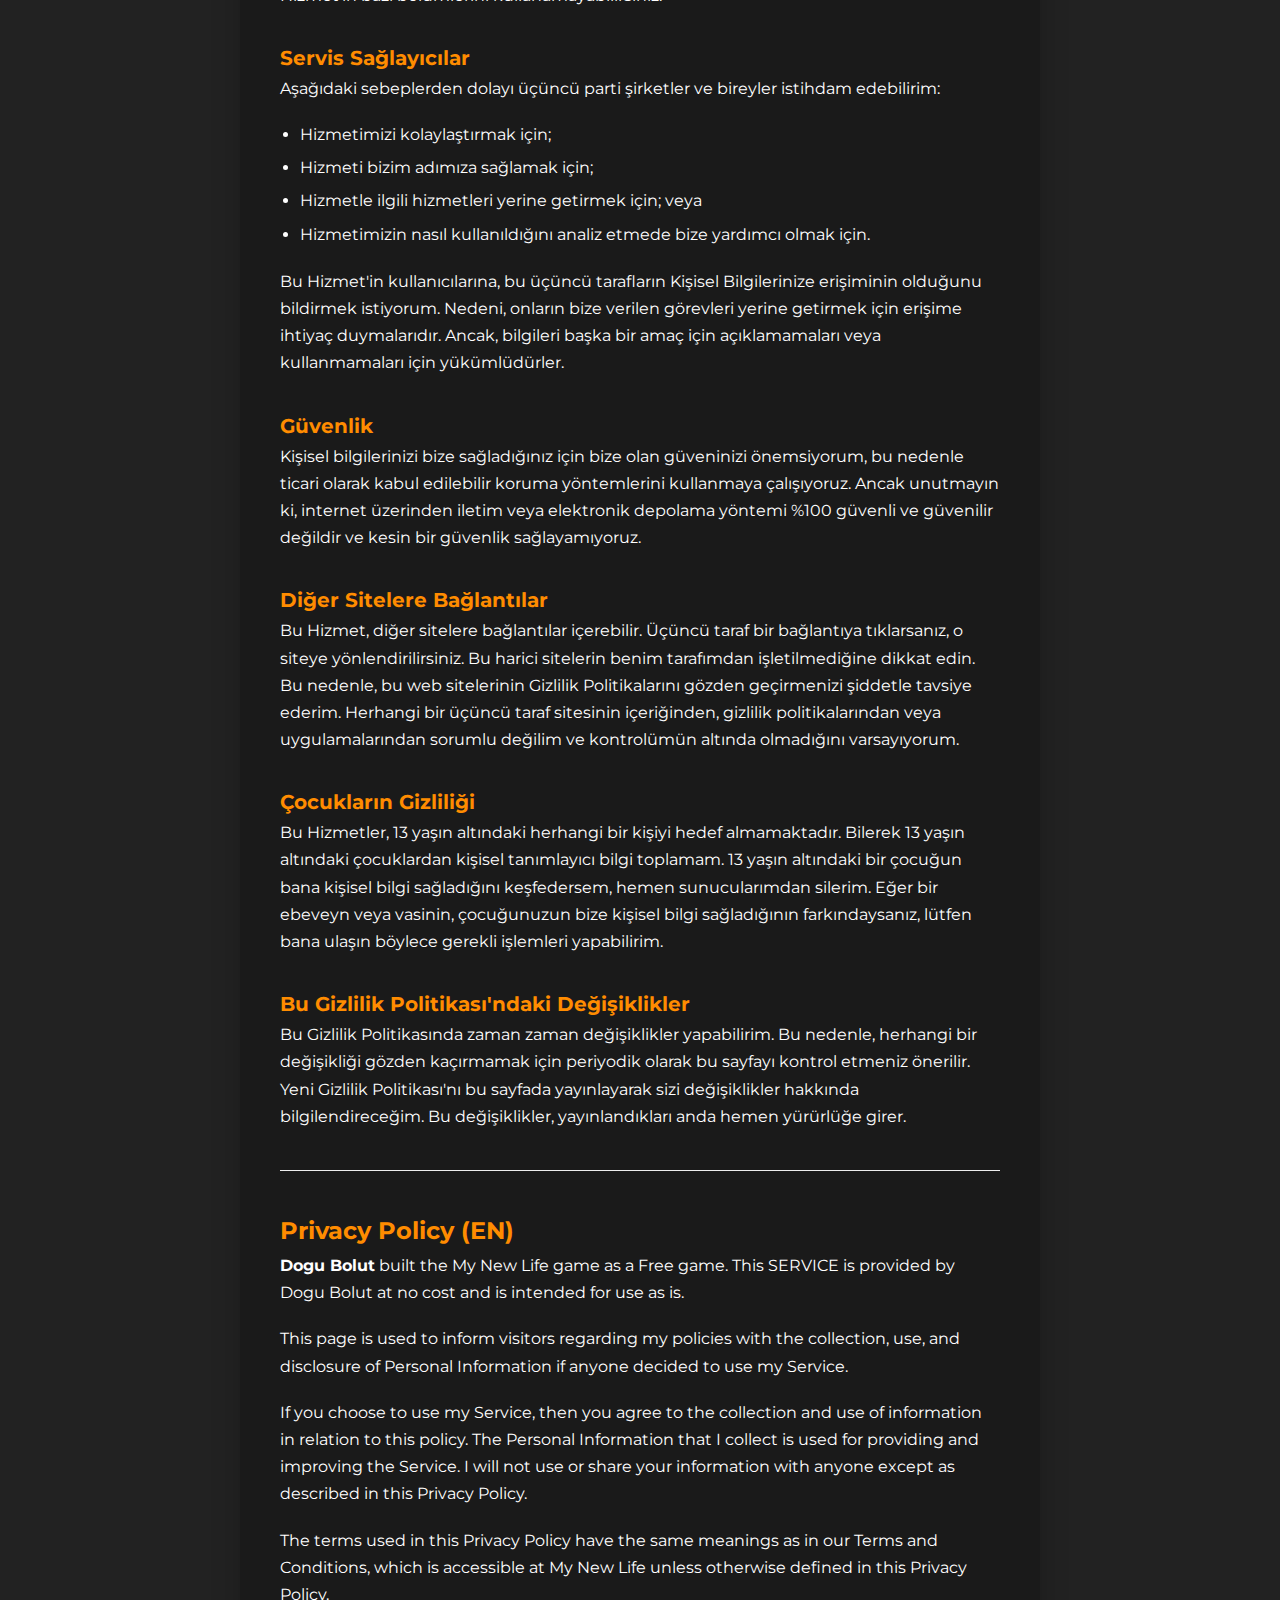
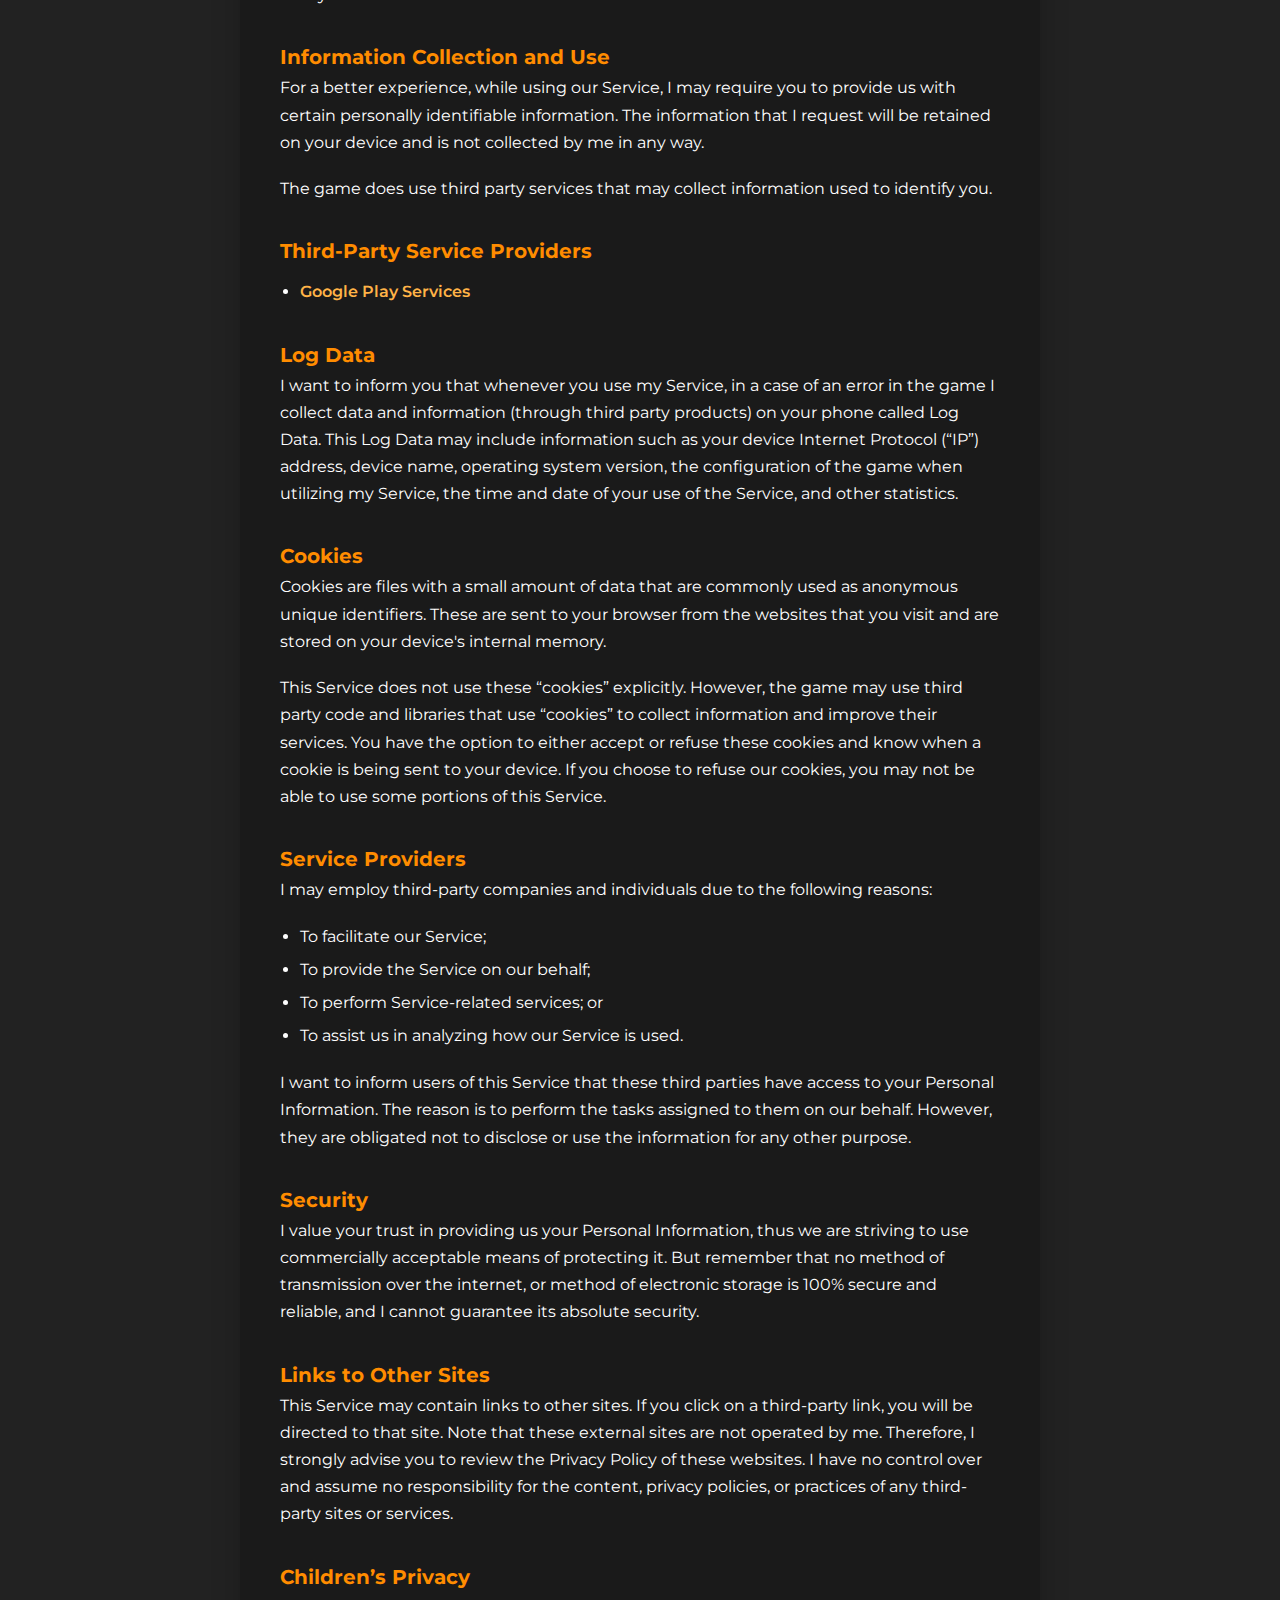
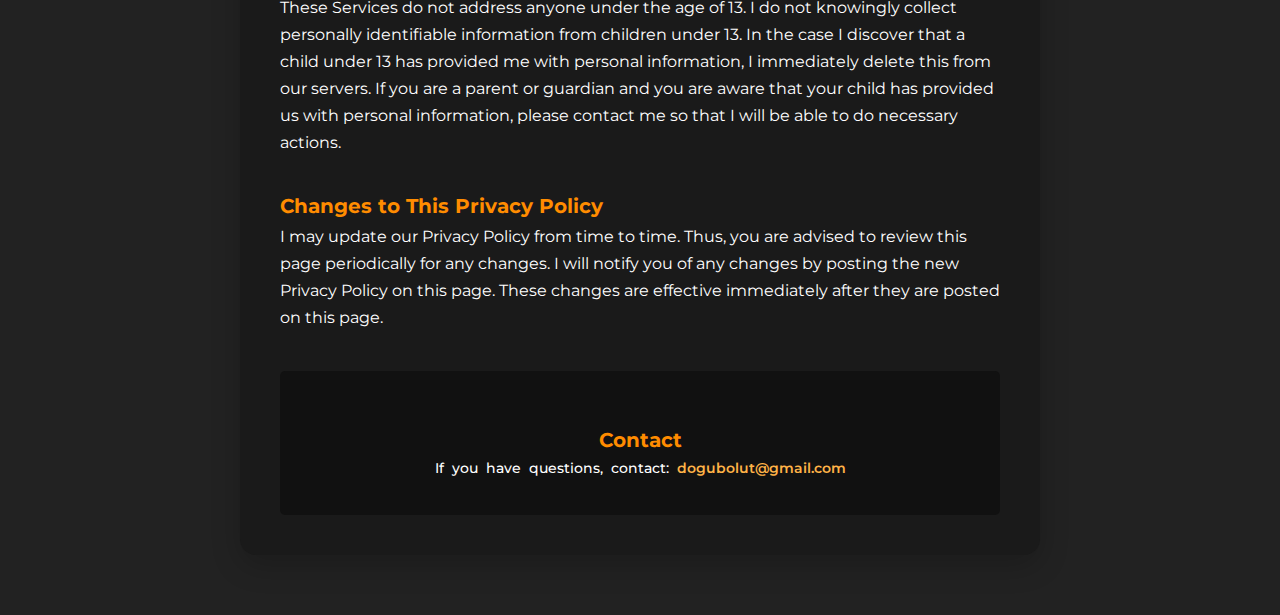
<file: assets/pages/privacy/mynewlife.html>
<html lang="en">

<head>
  <meta charset="UTF-8">
  <meta name="viewport" content="width=device-width, initial-scale=1.0">
  <link rel="icon" type="image/png" href="/assets/img/logofalan.png">
  <title>My New Life - Privacy Policy</title>
  <link rel="stylesheet" href="https://cdnjs.cloudflare.com/ajax/libs/font-awesome/6.7.1/css/all.min.css">
  <link rel="stylesheet" href="/assets/css/common.css">
  <link rel="stylesheet" href="/assets/css/navbar.css">
  <link rel="stylesheet" href="/assets/css/privacypolicy.css">
</head>

<body>
  <main class="privacy-policy">
    <button onclick="window.location.href='/games';" class="btn-back-to-games">
      ← Back to Games
    </button>
    <header>
      <h1>My New Life – Gizlilik Politikası & Privacy Policy <span id="date"></span></h1>
      <p><strong>Last updated:</strong> August 2, 2025</p>
      <p>Note: For English, scroll down or <a href="#privacy-en">click here</a>.</p>
    </header>

    <section id="privacy-tr">
      <h2>Gizlilik Politikası (TR)</h2>
      <article>
        <p><strong>Dogu Bolut</strong>, My New Life oyununu ücretsiz bir oyun olarak geliştirdi. Bu HİZMET,
          Dogu Bolut tarafında hiçbir maliyet olmadan sunulur ve olduğu gibi kullanıma açılır.</p>
        <p>Bu sayfa, hizmetimi kullanan herhangi birinin kişisel bilgilerin toplanması, kullanımı ve açıklanmasıyla
          ilgili politikalarımı bilgilendirmek için kullanılır.</p>
        <p>Eğer benim Servisimi kullanmayı seçerseniz, o zaman bu politika ile ilgili olarak bilgi toplama ve
          kullanımına razı olduğunuzu kabul etmiş olursunuz. Topladığım Kişisel Bilgiler, Servis'in sağlanması ve
          geliştirilmesi için kullanılır. Bu Gizlilik Politikası'nda belirtilmediği sürece, bilgilerinizi hiç kimseyle
          paylaşmayacağım veya kullanmayacağım.</p>
        <p>Bu Gizlilik Politikası'nda kullanılan terimler, My New Life'da erişilebilir olan Hüküm ve Koşullarımızda
          tanımlananlarla aynı anlama sahiptir, ancak bu Gizlilik Politikası'nda farklı bir şekilde tanımlanmamışlardır.
        </p>

        <h3>Bilgi Toplama ve Kullanımı</h3>
        <p>Daha iyi bir deneyim için, Servisimizi kullanırken, belirli kişisel tanımlayıcı bilgileri sağlamanızı
          isteyebilirim. İstediğim bilgiler cihazınızda saklanacak ve hiçbir şekilde tarafımca toplanmayacaktır.</p>
        <p>Oyun, sizi tanımlamak için kullanılan bilgileri toplayabilecek üçüncü taraf hizmetlerini kullanır.</p>

        <h3>Üçüncü taraf hizmet sağlayıcıları</h3>
        <ul>
          <li><a href="https://policies.google.com/privacy">Google Play Hizmetleri</a></li>
        </ul>

        <h3>Kayıt Verileri</h3>
        <p>Size hizmetimi kullandığınızda, oyundaki bir hatayla karşılaşırsanız, üçüncü taraf ürünleri aracılığıyla
          telefonunuzda Kayıt Verileri adı verilen verileri ve bilgileri topladığımı bildirmek istiyorum. Bu Log
          Verileri, cihazınızın İnternet Protokolü ("IP") adresi, cihaz adı, işletim sistemi sürümü, hizmetimi
          kullandığınızda oyunun yapılandırması, hizmetimi kullandığınız zaman ve tarihi ve diğer istatistikler gibi
          bilgileri içerebilir.</p>

        <h3>Çerezler</h3>
        <p>Çerezler, genellikle anonim benzersiz tanımlayıcılar olarak kullanılan küçük veri dosyalarıdır. Bu dosyalar,
          ziyaret ettiğiniz web sitelerinden tarayıcınıza gönderilir ve cihazınızın dahili belleğinde depolanır.</p>
        <p>Bu Hizmet açıkça "çerezler" kullanmamaktadır. Bununla birlikte, oyun, bilgileri toplamak ve hizmetlerini
          iyileştirmek için "çerezler" kullanan üçüncü taraf kodları ve kütüphaneler kullanabilir. Bu çerezleri kabul
          etme veya reddetme seçeneğiniz bulunmaktadır ve bir çerezin cihazınıza gönderildiğini bilirsiniz.
          Çerezlerimizi reddetmeyi seçerseniz, bu Hizmet'in bazı bölümlerini kullanamayabilirsiniz.</p>

        <h3>Servis Sağlayıcılar</h3>
        <p>Aşağıdaki sebeplerden dolayı üçüncü parti şirketler ve bireyler istihdam edebilirim:</p>
        <ul>
          <li>Hizmetimizi kolaylaştırmak için;</li>
          <li>Hizmeti bizim adımıza sağlamak için;</li>
          <li>Hizmetle ilgili hizmetleri yerine getirmek için; veya</li>
          <li>Hizmetimizin nasıl kullanıldığını analiz etmede bize yardımcı olmak için.</li>
        </ul>
        <p>Bu Hizmet'in kullanıcılarına, bu üçüncü tarafların Kişisel Bilgilerinize erişiminin olduğunu bildirmek
          istiyorum. Nedeni, onların bize verilen görevleri yerine getirmek için erişime ihtiyaç duymalarıdır. Ancak,
          bilgileri başka bir amaç için açıklamamaları veya kullanmamaları için yükümlüdürler.</p>

        <h3>Güvenlik</h3>
        <p>Kişisel bilgilerinizi bize sağladığınız için bize olan güveninizi önemsiyorum, bu nedenle ticari olarak kabul
          edilebilir koruma yöntemlerini kullanmaya çalışıyoruz. Ancak unutmayın ki, internet üzerinden iletim veya
          elektronik depolama yöntemi %100 güvenli ve güvenilir değildir ve kesin bir güvenlik sağlayamıyoruz.</p>

        <h3>Diğer Sitelere Bağlantılar</h3>
        <p>Bu Hizmet, diğer sitelere bağlantılar içerebilir. Üçüncü taraf bir bağlantıya tıklarsanız, o siteye
          yönlendirilirsiniz. Bu harici sitelerin benim tarafımdan işletilmediğine dikkat edin. Bu nedenle, bu web
          sitelerinin Gizlilik Politikalarını gözden geçirmenizi şiddetle tavsiye ederim. Herhangi bir üçüncü taraf
          sitesinin içeriğinden, gizlilik politikalarından veya uygulamalarından sorumlu değilim ve kontrolümün altında
          olmadığını varsayıyorum.</p>

        <h3>Çocukların Gizliliği</h3>
        <p>Bu Hizmetler, 13 yaşın altındaki herhangi bir kişiyi hedef almamaktadır. Bilerek 13 yaşın altındaki
          çocuklardan kişisel tanımlayıcı bilgi toplamam. 13 yaşın altındaki bir çocuğun bana kişisel bilgi sağladığını
          keşfedersem, hemen sunucularımdan silerim. Eğer bir ebeveyn veya vasinin, çocuğunuzun bize kişisel bilgi
          sağladığının farkındaysanız, lütfen bana ulaşın böylece gerekli işlemleri yapabilirim.</p>

        <h3>Bu Gizlilik Politikası'ndaki Değişiklikler</h3>
        <p>Bu Gizlilik Politikasında zaman zaman değişiklikler yapabilirim. Bu nedenle, herhangi bir değişikliği gözden
          kaçırmamak için periyodik olarak bu sayfayı kontrol etmeniz önerilir. Yeni Gizlilik Politikası'nı bu sayfada
          yayınlayarak sizi değişiklikler hakkında bilgilendireceğim. Bu değişiklikler, yayınlandıkları anda hemen
          yürürlüğe girer.</p>

      </article>
    </section>

    <hr>

    <section id="privacy-en">
      <h2>Privacy Policy (EN)</h2>
      <article>
        <p><strong>Dogu Bolut</strong> built the My New Life game as a Free game. This SERVICE is provided by
          Dogu Bolut at no cost and is intended for use as is.</p>
        <p>This page is used to inform visitors regarding my policies with the collection, use, and disclosure of
          Personal Information if anyone decided to use my Service.</p>
        <p>If you choose to use my Service, then you agree to the collection and use of information in relation to this
          policy. The Personal Information that I collect is used for providing and improving the Service. I will not
          use or share your information with anyone except as described in this Privacy Policy.</p>
        <p>The terms used in this Privacy Policy have the same meanings as in our Terms and Conditions, which is
          accessible at My New Life unless otherwise defined in this Privacy Policy.</p>

        <h3>Information Collection and Use</h3>
        <p>For a better experience, while using our Service, I may require you to provide us with certain personally
          identifiable information. The information that I request will be retained on your device and is not collected
          by me in any way.</p>
        <p>The game does use third party services that may collect information used to identify you.</p>


        <h3>Third-Party Service Providers</h3>
        <ul>
          <li><a href="https://policies.google.com/privacy">Google Play Services</a></li>
        </ul>

        <h3>Log Data</h3>
        <p>I want to inform you that whenever you use my Service, in a case of an error in the game I collect data and
          information (through third party products) on your phone called Log Data. This Log Data may include
          information such as your device Internet Protocol (“IP”) address, device name, operating system version, the
          configuration of the game when utilizing my Service, the time and date of your use of the Service, and other
          statistics.</p>

        <h3>Cookies</h3>
        <p>Cookies are files with a small amount of data that are commonly used as anonymous unique identifiers. These
          are sent to your browser from the websites that you visit and are stored on your device's internal memory.</p>
        <p>This Service does not use these “cookies” explicitly. However, the game may use third party code and
          libraries that use “cookies” to collect information and improve their services. You have the option to either
          accept or refuse these cookies and know when a cookie is being sent to your device. If you choose to refuse
          our cookies, you may not be able to use some portions of this Service.</p>

        <h3>Service Providers</h3>
        <p>I may employ third-party companies and individuals due to the following reasons:</p>
        <ul>
          <li>To facilitate our Service;</li>
          <li>To provide the Service on our behalf;</li>
          <li>To perform Service-related services; or</li>
          <li>To assist us in analyzing how our Service is used.</li>
        </ul>
        <p>I want to inform users of this Service that these third parties have access to your Personal Information. The
          reason is to perform the tasks assigned to them on our behalf. However, they are obligated not to disclose or
          use the information for any other purpose.</p>

        <h3>Security</h3>
        <p>I value your trust in providing us your Personal Information, thus we are striving to use commercially
          acceptable means of protecting it. But remember that no method of transmission over the internet, or method of
          electronic storage is 100% secure and reliable, and I cannot guarantee its absolute security.</p>

        <h3>Links to Other Sites</h3>
        <p>This Service may contain links to other sites. If you click on a third-party link, you will be directed to
          that site. Note that these external sites are not operated by me. Therefore, I strongly advise you to review
          the Privacy Policy of these websites. I have no control over and assume no responsibility for the content,
          privacy policies, or practices of any third-party sites or services.</p>

        <h3>Children’s Privacy</h3>
        <p>These Services do not address anyone under the age of 13. I do not knowingly collect personally identifiable
          information from children under 13. In the case I discover that a child under 13 has provided me with personal
          information, I immediately delete this from our servers. If you are a parent or guardian and you are aware
          that your child has provided us with personal information, please contact me so that I will be able to do
          necessary actions.</p>

        <h3>Changes to This Privacy Policy</h3>
        <p>I may update our Privacy Policy from time to time. Thus, you are advised to review this page periodically for
          any changes. I will notify you of any changes by posting the new Privacy Policy on this page. These changes
          are effective immediately after they are posted on this page.</p>
      </article>
    </section>

    <footer>
      <h3>Contact</h3>
      <p>If you have questions, contact: <a href="mailto:dogubolut@gmail.com">dogubolut@gmail.com</a></p>
    </footer>

  </main>
  <script src="/assets/js/main.js"></script>
  <script src="/assets/js/router.js"></script>
</body>

</html>
</file>
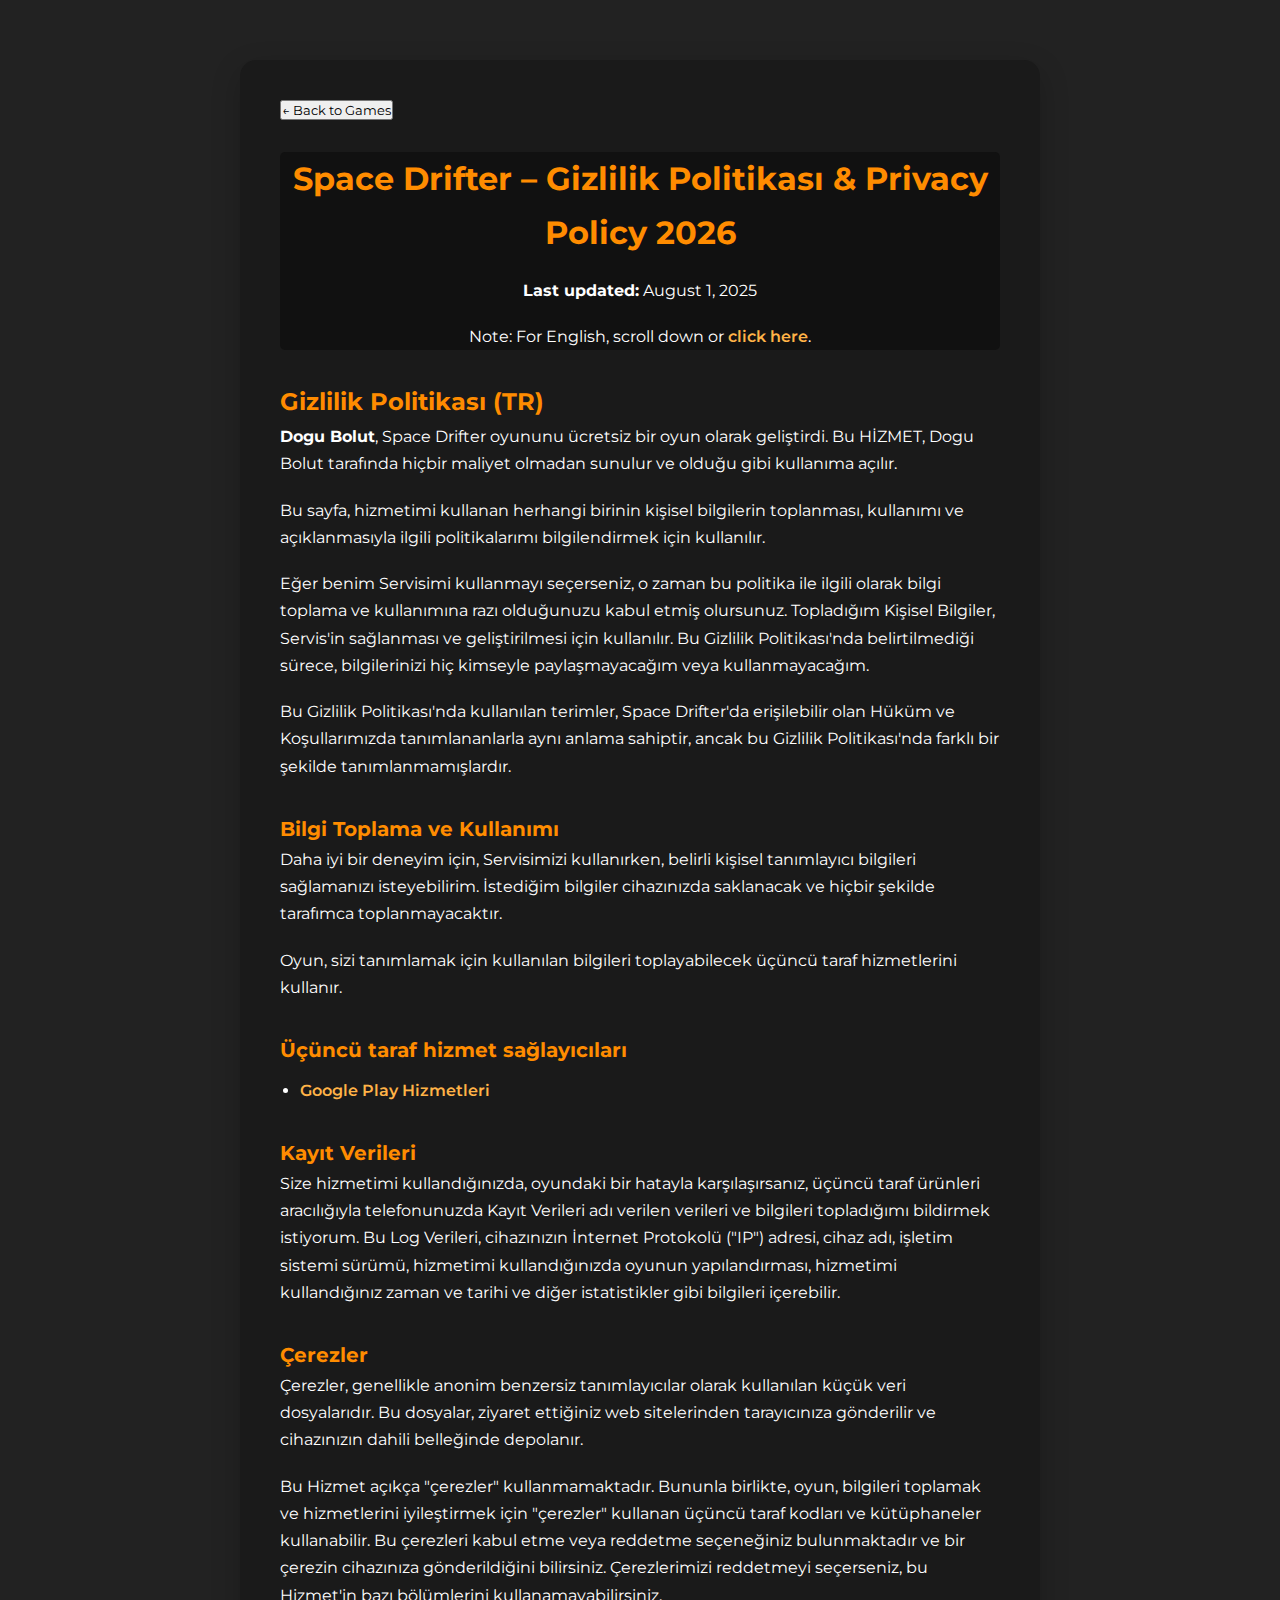
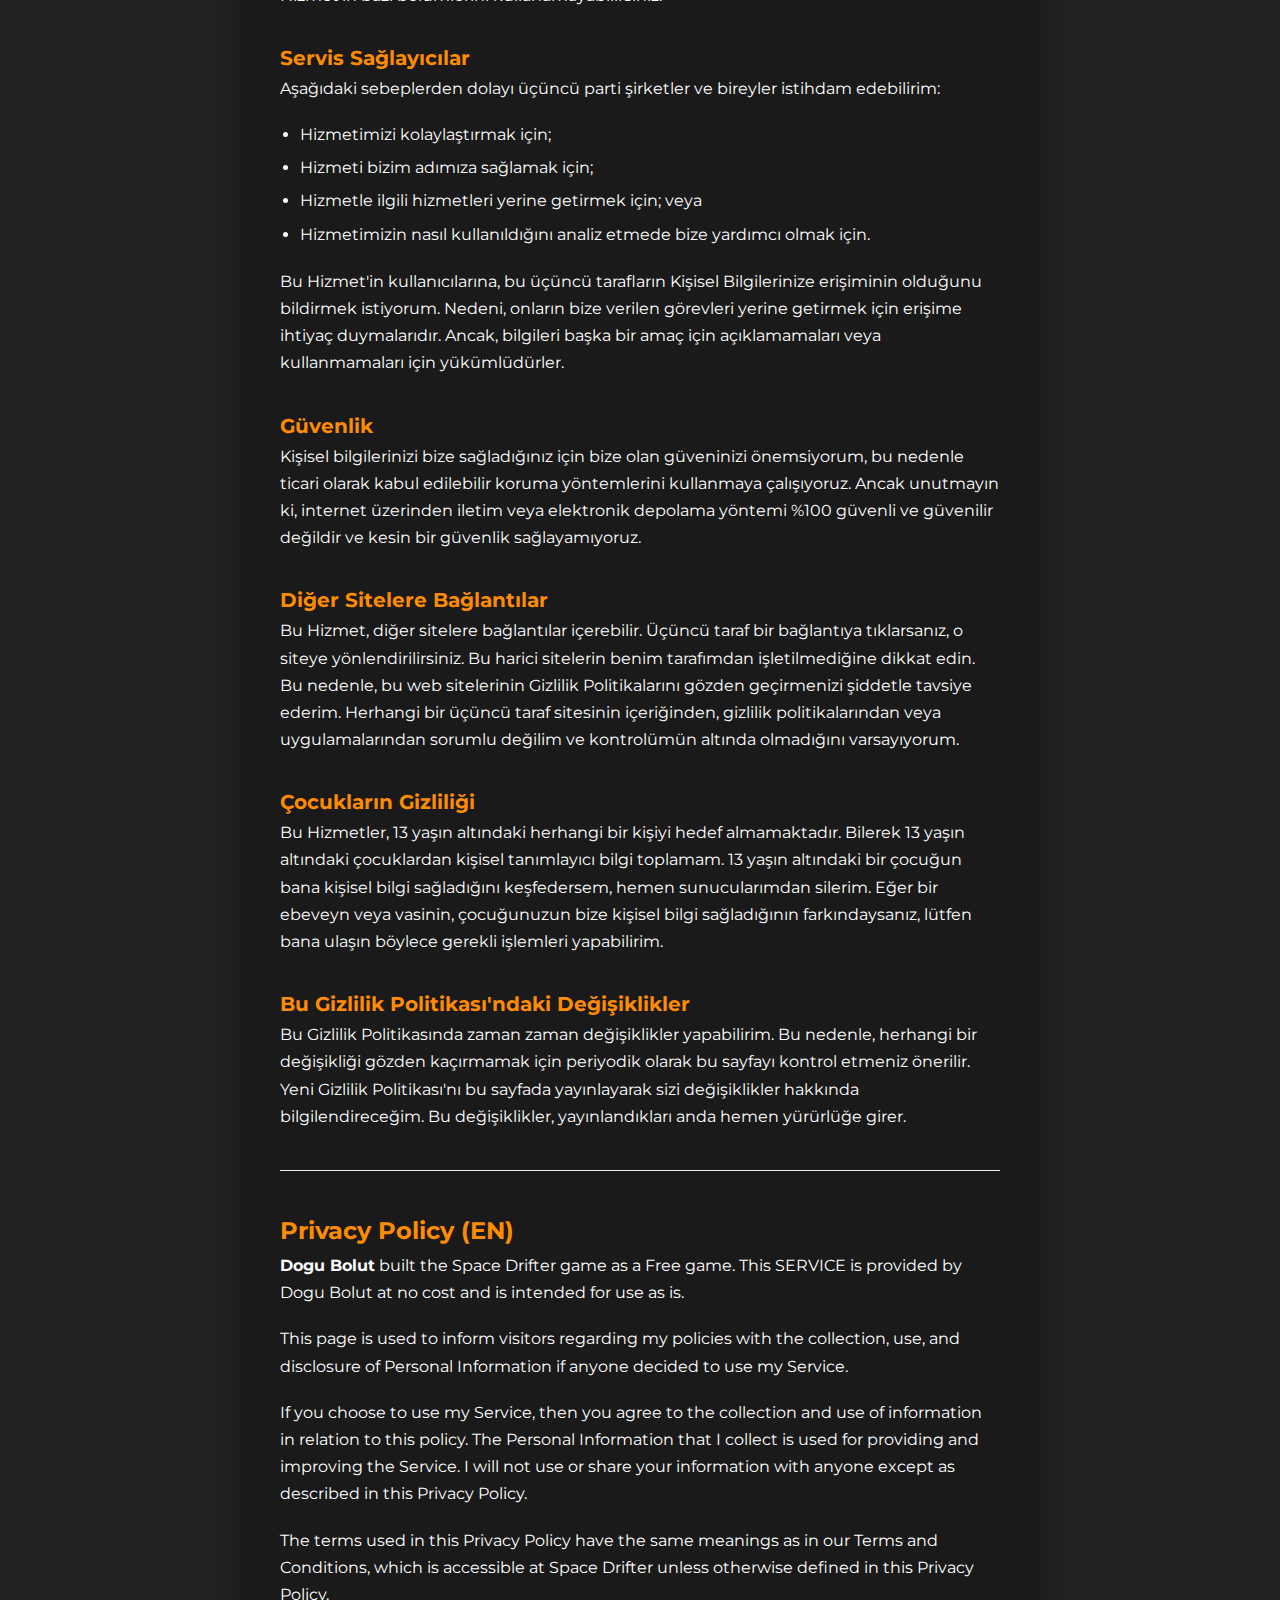
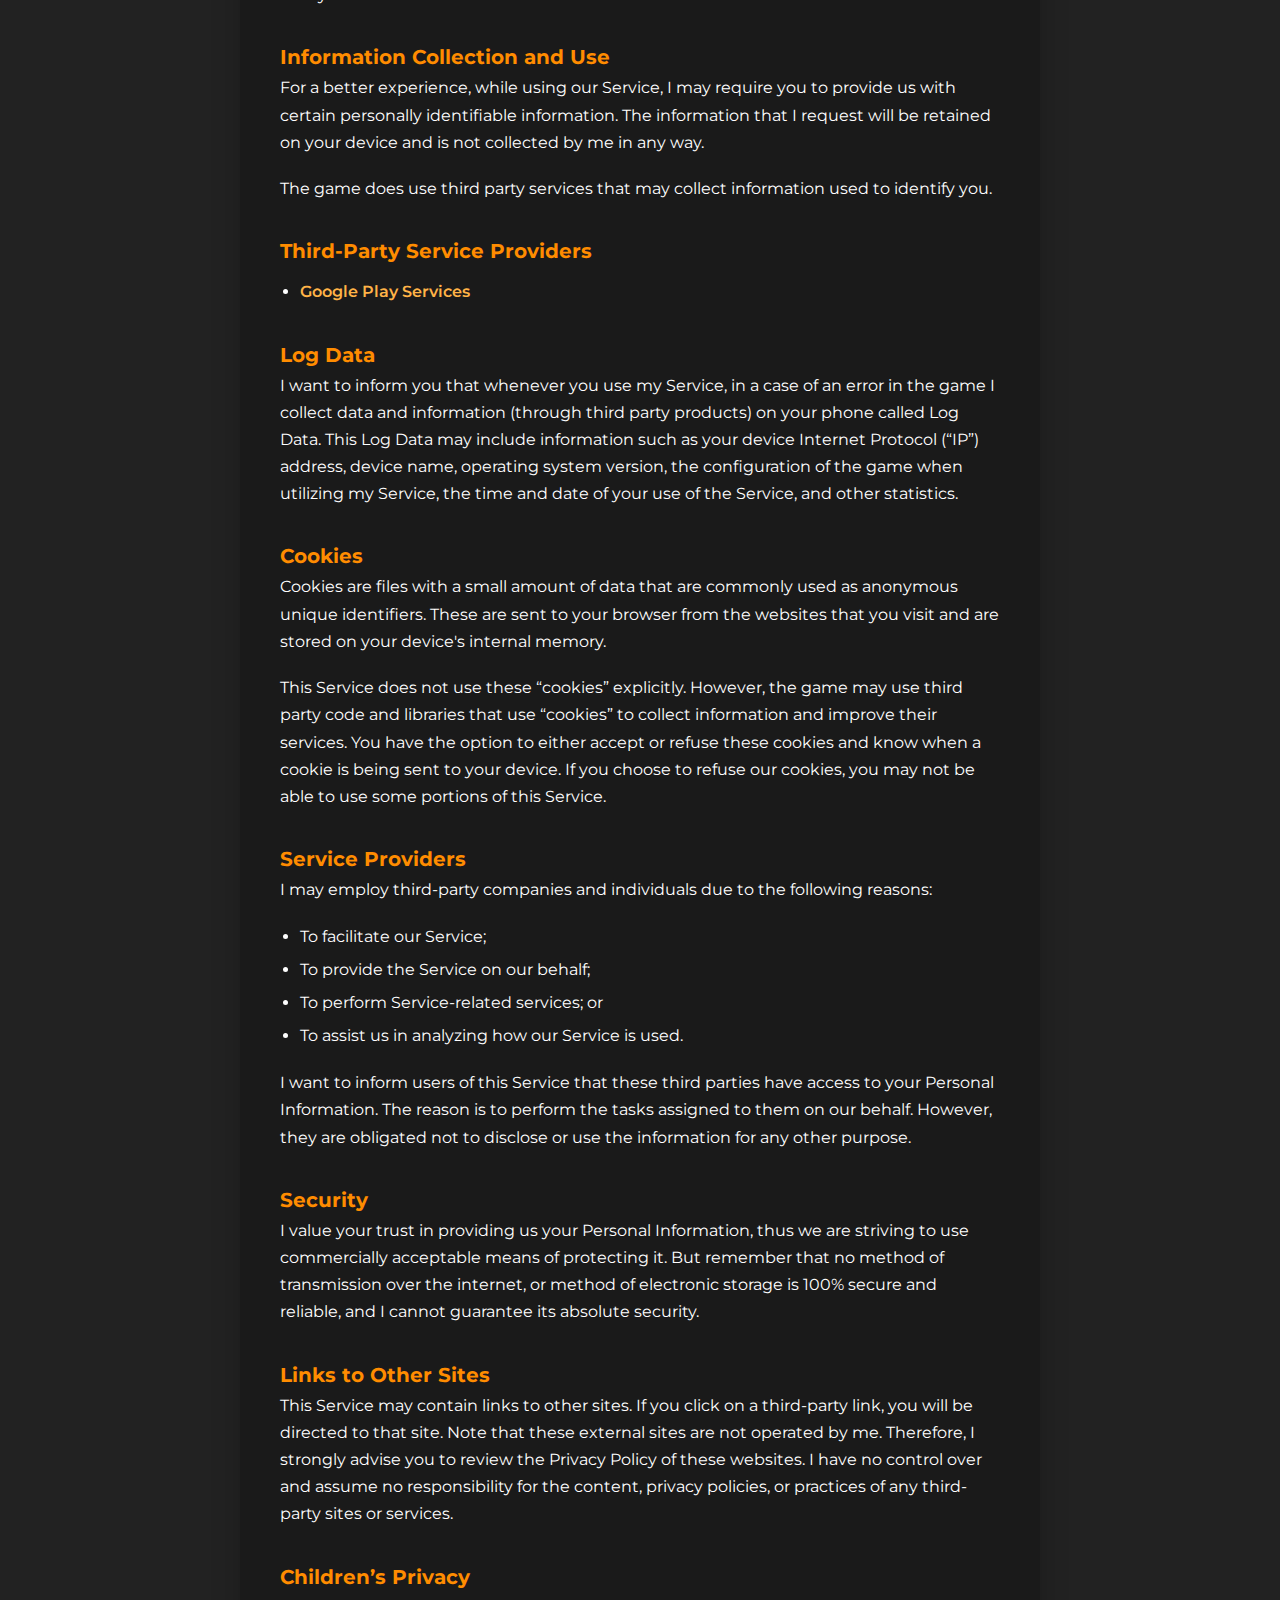
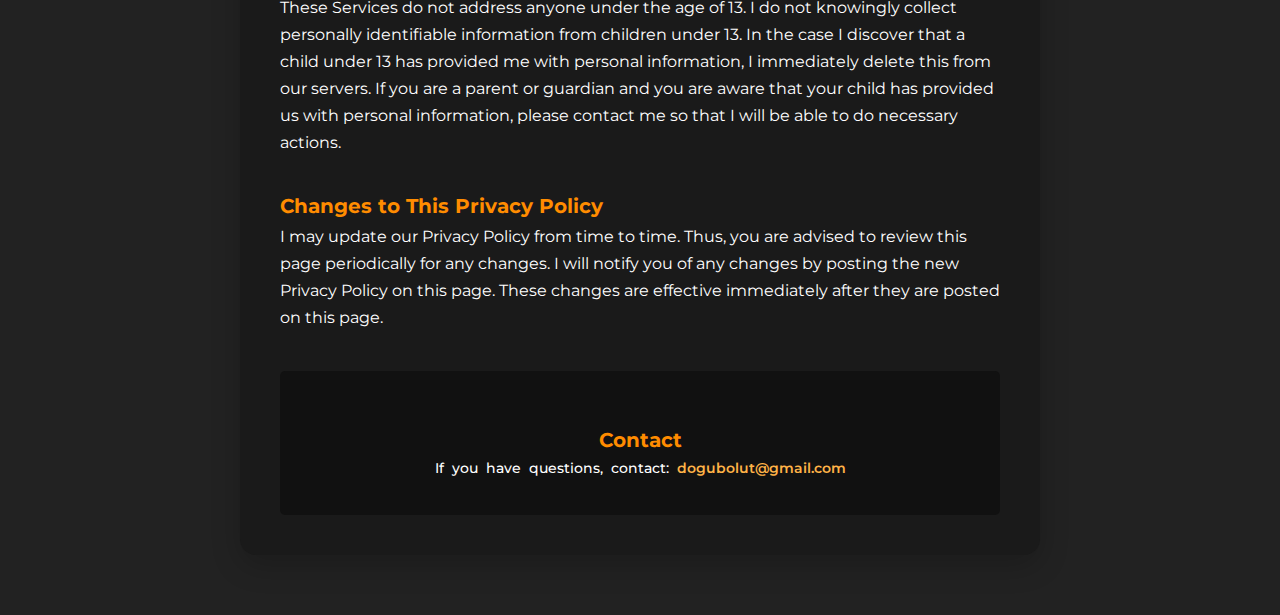
<file: assets/pages/privacy/spacedrifter.html>
<html lang="en">

<head>
  <meta charset="UTF-8">
  <meta name="viewport" content="width=device-width, initial-scale=1.0">
  <link rel="icon" type="image/png" href="/assets/img/logofalan.png">
  <title>Space Drifter - Privacy Policy</title>
  <link rel="stylesheet" href="https://cdnjs.cloudflare.com/ajax/libs/font-awesome/6.7.1/css/all.min.css">
  <link rel="stylesheet" href="/assets/css/common.css">
  <link rel="stylesheet" href="/assets/css/navbar.css">
  <link rel="stylesheet" href="/assets/css/privacypolicy.css">
</head>

<body>
  <main class="privacy-policy">
    <button onclick="window.location.href='/games';" class="btn-back-to-games">
      ← Back to Games
    </button>
    <header>
      <h1>Space Drifter – Gizlilik Politikası & Privacy Policy <span id="date"></span></h1>
      <p><strong>Last updated:</strong> August 1, 2025</p>
      <p>Note: For English, scroll down or <a href="#privacy-en">click here</a>.</p>
    </header>

    <section id="privacy-tr">
      <h2>Gizlilik Politikası (TR)</h2>
      <article>
        <p><strong>Dogu Bolut</strong>, Space Drifter oyununu ücretsiz bir oyun olarak geliştirdi. Bu HİZMET,
          Dogu Bolut tarafında hiçbir maliyet olmadan sunulur ve olduğu gibi kullanıma açılır.</p>
        <p>Bu sayfa, hizmetimi kullanan herhangi birinin kişisel bilgilerin toplanması, kullanımı ve açıklanmasıyla
          ilgili politikalarımı bilgilendirmek için kullanılır.</p>
        <p>Eğer benim Servisimi kullanmayı seçerseniz, o zaman bu politika ile ilgili olarak bilgi toplama ve
          kullanımına razı olduğunuzu kabul etmiş olursunuz. Topladığım Kişisel Bilgiler, Servis'in sağlanması ve
          geliştirilmesi için kullanılır. Bu Gizlilik Politikası'nda belirtilmediği sürece, bilgilerinizi hiç kimseyle
          paylaşmayacağım veya kullanmayacağım.</p>
        <p>Bu Gizlilik Politikası'nda kullanılan terimler, Space Drifter'da erişilebilir olan Hüküm ve Koşullarımızda
          tanımlananlarla aynı anlama sahiptir, ancak bu Gizlilik Politikası'nda farklı bir şekilde tanımlanmamışlardır.
        </p>

        <h3>Bilgi Toplama ve Kullanımı</h3>
        <p>Daha iyi bir deneyim için, Servisimizi kullanırken, belirli kişisel tanımlayıcı bilgileri sağlamanızı
          isteyebilirim. İstediğim bilgiler cihazınızda saklanacak ve hiçbir şekilde tarafımca toplanmayacaktır.</p>
        <p>Oyun, sizi tanımlamak için kullanılan bilgileri toplayabilecek üçüncü taraf hizmetlerini kullanır.</p>

        <h3>Üçüncü taraf hizmet sağlayıcıları</h3>
        <ul>
          <li><a href="https://policies.google.com/privacy">Google Play Hizmetleri</a></li>
        </ul>

        <h3>Kayıt Verileri</h3>
        <p>Size hizmetimi kullandığınızda, oyundaki bir hatayla karşılaşırsanız, üçüncü taraf ürünleri aracılığıyla
          telefonunuzda Kayıt Verileri adı verilen verileri ve bilgileri topladığımı bildirmek istiyorum. Bu Log
          Verileri, cihazınızın İnternet Protokolü ("IP") adresi, cihaz adı, işletim sistemi sürümü, hizmetimi
          kullandığınızda oyunun yapılandırması, hizmetimi kullandığınız zaman ve tarihi ve diğer istatistikler gibi
          bilgileri içerebilir.</p>

        <h3>Çerezler</h3>
        <p>Çerezler, genellikle anonim benzersiz tanımlayıcılar olarak kullanılan küçük veri dosyalarıdır. Bu dosyalar,
          ziyaret ettiğiniz web sitelerinden tarayıcınıza gönderilir ve cihazınızın dahili belleğinde depolanır.</p>
        <p>Bu Hizmet açıkça "çerezler" kullanmamaktadır. Bununla birlikte, oyun, bilgileri toplamak ve hizmetlerini
          iyileştirmek için "çerezler" kullanan üçüncü taraf kodları ve kütüphaneler kullanabilir. Bu çerezleri kabul
          etme veya reddetme seçeneğiniz bulunmaktadır ve bir çerezin cihazınıza gönderildiğini bilirsiniz.
          Çerezlerimizi reddetmeyi seçerseniz, bu Hizmet'in bazı bölümlerini kullanamayabilirsiniz.</p>

        <h3>Servis Sağlayıcılar</h3>
        <p>Aşağıdaki sebeplerden dolayı üçüncü parti şirketler ve bireyler istihdam edebilirim:</p>
        <ul>
          <li>Hizmetimizi kolaylaştırmak için;</li>
          <li>Hizmeti bizim adımıza sağlamak için;</li>
          <li>Hizmetle ilgili hizmetleri yerine getirmek için; veya</li>
          <li>Hizmetimizin nasıl kullanıldığını analiz etmede bize yardımcı olmak için.</li>
        </ul>
        <p>Bu Hizmet'in kullanıcılarına, bu üçüncü tarafların Kişisel Bilgilerinize erişiminin olduğunu bildirmek
          istiyorum. Nedeni, onların bize verilen görevleri yerine getirmek için erişime ihtiyaç duymalarıdır. Ancak,
          bilgileri başka bir amaç için açıklamamaları veya kullanmamaları için yükümlüdürler.</p>

        <h3>Güvenlik</h3>
        <p>Kişisel bilgilerinizi bize sağladığınız için bize olan güveninizi önemsiyorum, bu nedenle ticari olarak kabul
          edilebilir koruma yöntemlerini kullanmaya çalışıyoruz. Ancak unutmayın ki, internet üzerinden iletim veya
          elektronik depolama yöntemi %100 güvenli ve güvenilir değildir ve kesin bir güvenlik sağlayamıyoruz.</p>

        <h3>Diğer Sitelere Bağlantılar</h3>
        <p>Bu Hizmet, diğer sitelere bağlantılar içerebilir. Üçüncü taraf bir bağlantıya tıklarsanız, o siteye
          yönlendirilirsiniz. Bu harici sitelerin benim tarafımdan işletilmediğine dikkat edin. Bu nedenle, bu web
          sitelerinin Gizlilik Politikalarını gözden geçirmenizi şiddetle tavsiye ederim. Herhangi bir üçüncü taraf
          sitesinin içeriğinden, gizlilik politikalarından veya uygulamalarından sorumlu değilim ve kontrolümün altında
          olmadığını varsayıyorum.</p>

        <h3>Çocukların Gizliliği</h3>
        <p>Bu Hizmetler, 13 yaşın altındaki herhangi bir kişiyi hedef almamaktadır. Bilerek 13 yaşın altındaki
          çocuklardan kişisel tanımlayıcı bilgi toplamam. 13 yaşın altındaki bir çocuğun bana kişisel bilgi sağladığını
          keşfedersem, hemen sunucularımdan silerim. Eğer bir ebeveyn veya vasinin, çocuğunuzun bize kişisel bilgi
          sağladığının farkındaysanız, lütfen bana ulaşın böylece gerekli işlemleri yapabilirim.</p>

        <h3>Bu Gizlilik Politikası'ndaki Değişiklikler</h3>
        <p>Bu Gizlilik Politikasında zaman zaman değişiklikler yapabilirim. Bu nedenle, herhangi bir değişikliği gözden
          kaçırmamak için periyodik olarak bu sayfayı kontrol etmeniz önerilir. Yeni Gizlilik Politikası'nı bu sayfada
          yayınlayarak sizi değişiklikler hakkında bilgilendireceğim. Bu değişiklikler, yayınlandıkları anda hemen
          yürürlüğe girer.</p>

      </article>
    </section>

    <hr>

    <section id="privacy-en">
      <h2>Privacy Policy (EN)</h2>
      <article>
        <p><strong>Dogu Bolut</strong> built the Space Drifter game as a Free game. This SERVICE is provided by
          Dogu Bolut at no cost and is intended for use as is.</p>
        <p>This page is used to inform visitors regarding my policies with the collection, use, and disclosure of
          Personal Information if anyone decided to use my Service.</p>
        <p>If you choose to use my Service, then you agree to the collection and use of information in relation to this
          policy. The Personal Information that I collect is used for providing and improving the Service. I will not
          use or share your information with anyone except as described in this Privacy Policy.</p>
        <p>The terms used in this Privacy Policy have the same meanings as in our Terms and Conditions, which is
          accessible at Space Drifter unless otherwise defined in this Privacy Policy.</p>

        <h3>Information Collection and Use</h3>
        <p>For a better experience, while using our Service, I may require you to provide us with certain personally
          identifiable information. The information that I request will be retained on your device and is not collected
          by me in any way.</p>
        <p>The game does use third party services that may collect information used to identify you.</p>


        <h3>Third-Party Service Providers</h3>
        <ul>
          <li><a href="https://policies.google.com/privacy">Google Play Services</a></li>
        </ul>

        <h3>Log Data</h3>
        <p>I want to inform you that whenever you use my Service, in a case of an error in the game I collect data and
          information (through third party products) on your phone called Log Data. This Log Data may include
          information such as your device Internet Protocol (“IP”) address, device name, operating system version, the
          configuration of the game when utilizing my Service, the time and date of your use of the Service, and other
          statistics.</p>

        <h3>Cookies</h3>
        <p>Cookies are files with a small amount of data that are commonly used as anonymous unique identifiers. These
          are sent to your browser from the websites that you visit and are stored on your device's internal memory.</p>
        <p>This Service does not use these “cookies” explicitly. However, the game may use third party code and
          libraries that use “cookies” to collect information and improve their services. You have the option to either
          accept or refuse these cookies and know when a cookie is being sent to your device. If you choose to refuse
          our cookies, you may not be able to use some portions of this Service.</p>

        <h3>Service Providers</h3>
        <p>I may employ third-party companies and individuals due to the following reasons:</p>
        <ul>
          <li>To facilitate our Service;</li>
          <li>To provide the Service on our behalf;</li>
          <li>To perform Service-related services; or</li>
          <li>To assist us in analyzing how our Service is used.</li>
        </ul>
        <p>I want to inform users of this Service that these third parties have access to your Personal Information. The
          reason is to perform the tasks assigned to them on our behalf. However, they are obligated not to disclose or
          use the information for any other purpose.</p>

        <h3>Security</h3>
        <p>I value your trust in providing us your Personal Information, thus we are striving to use commercially
          acceptable means of protecting it. But remember that no method of transmission over the internet, or method of
          electronic storage is 100% secure and reliable, and I cannot guarantee its absolute security.</p>

        <h3>Links to Other Sites</h3>
        <p>This Service may contain links to other sites. If you click on a third-party link, you will be directed to
          that site. Note that these external sites are not operated by me. Therefore, I strongly advise you to review
          the Privacy Policy of these websites. I have no control over and assume no responsibility for the content,
          privacy policies, or practices of any third-party sites or services.</p>

        <h3>Children’s Privacy</h3>
        <p>These Services do not address anyone under the age of 13. I do not knowingly collect personally identifiable
          information from children under 13. In the case I discover that a child under 13 has provided me with personal
          information, I immediately delete this from our servers. If you are a parent or guardian and you are aware
          that your child has provided us with personal information, please contact me so that I will be able to do
          necessary actions.</p>

        <h3>Changes to This Privacy Policy</h3>
        <p>I may update our Privacy Policy from time to time. Thus, you are advised to review this page periodically for
          any changes. I will notify you of any changes by posting the new Privacy Policy on this page. These changes
          are effective immediately after they are posted on this page.</p>
      </article>
    </section>

    <footer>
      <h3>Contact</h3>
      <p>If you have questions, contact: <a href="mailto:dogubolut@gmail.com">dogubolut@gmail.com</a></p>
    </footer>

  </main>
  <script src="/assets/js/main.js"></script>
  <script src="/assets/js/router.js"></script>
</body>

</html>
</file>
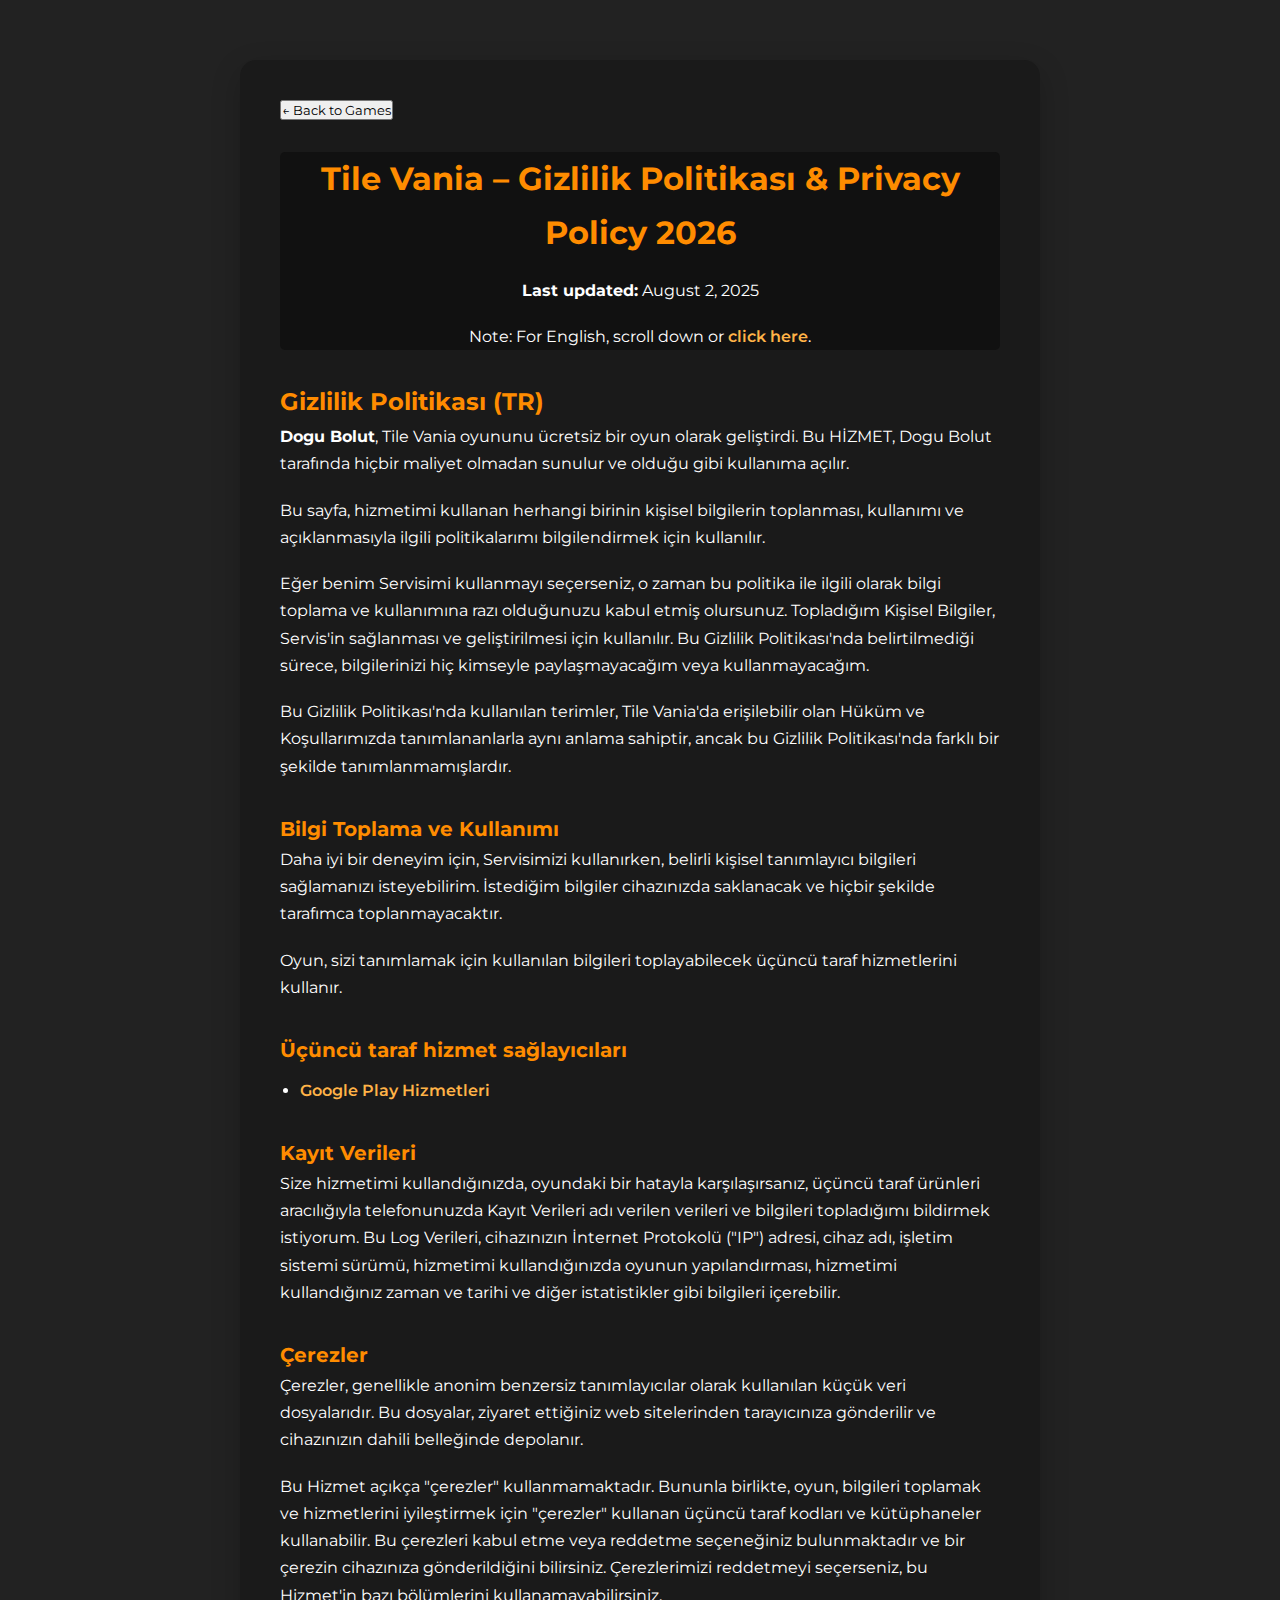
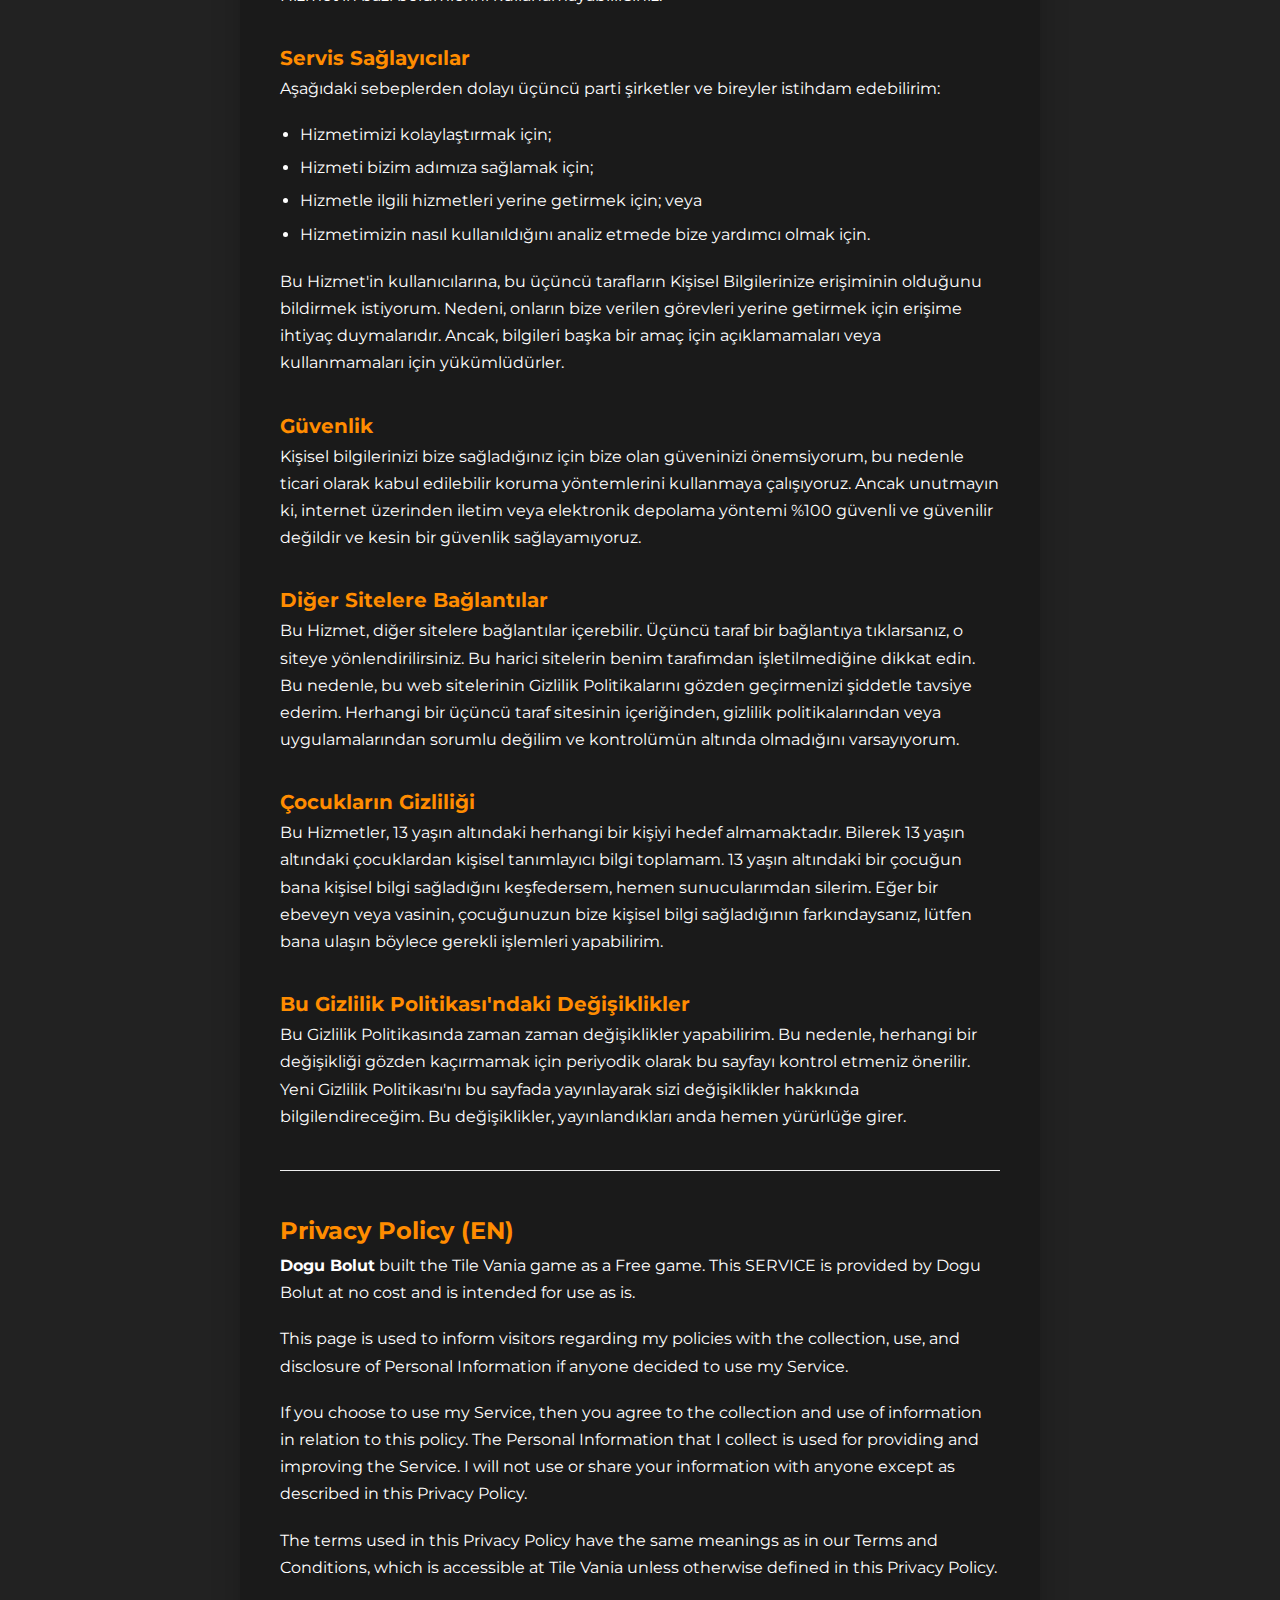
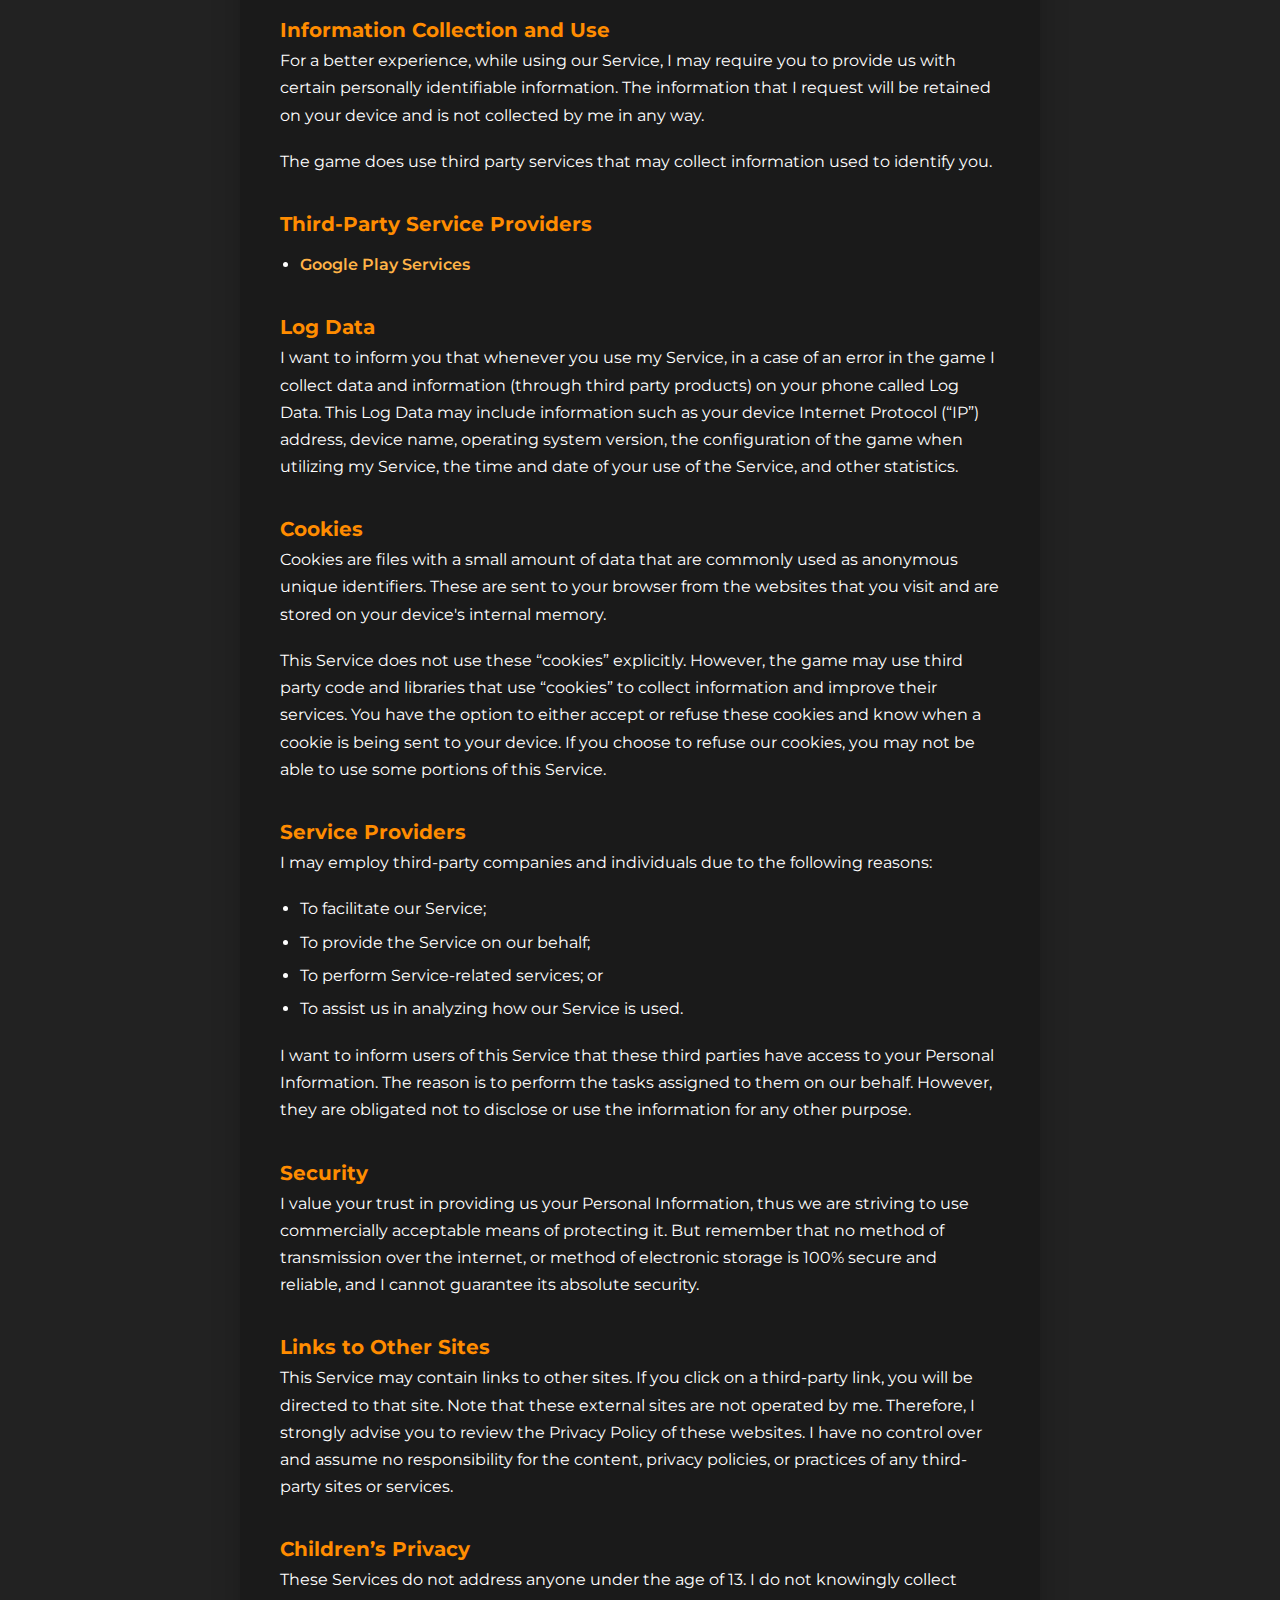
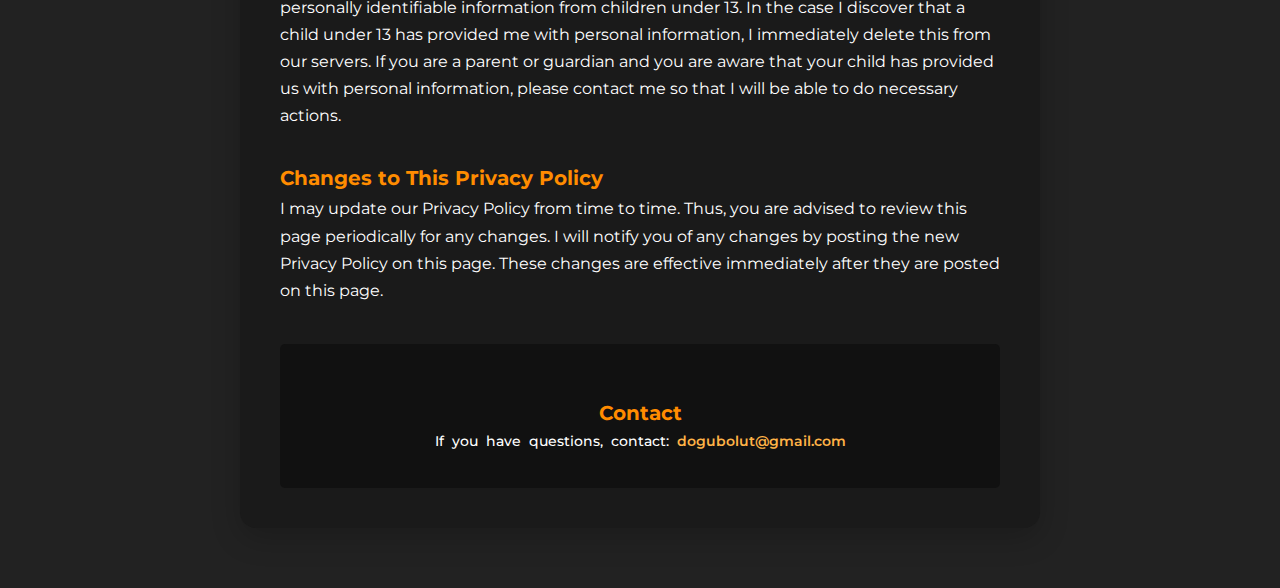
<file: assets/pages/privacy/tilevania.html>
<html lang="en">

<head>
  <meta charset="UTF-8">
  <meta name="viewport" content="width=device-width, initial-scale=1.0">
  <link rel="icon" type="image/png" href="/assets/img/logofalan.png">
  <title>Tile Vania - Privacy Policy</title>
  <link rel="stylesheet" href="https://cdnjs.cloudflare.com/ajax/libs/font-awesome/6.7.1/css/all.min.css">
  <link rel="stylesheet" href="/assets/css/common.css">
  <link rel="stylesheet" href="/assets/css/navbar.css">
  <link rel="stylesheet" href="/assets/css/privacypolicy.css">
</head>

<body>
  <main class="privacy-policy">
    <button onclick="window.location.href='/games';" class="btn-back-to-games">
      ← Back to Games
    </button>
    <header>
      <h1>Tile Vania – Gizlilik Politikası & Privacy Policy <span id="date"></span></h1>
      <p><strong>Last updated:</strong> August 2, 2025</p>
      <p>Note: For English, scroll down or <a href="#privacy-en">click here</a>.</p>
    </header>

    <section id="privacy-tr">
      <h2>Gizlilik Politikası (TR)</h2>
      <article>
        <p><strong>Dogu Bolut</strong>, Tile Vania oyununu ücretsiz bir oyun olarak geliştirdi. Bu HİZMET,
          Dogu Bolut tarafında hiçbir maliyet olmadan sunulur ve olduğu gibi kullanıma açılır.</p>
        <p>Bu sayfa, hizmetimi kullanan herhangi birinin kişisel bilgilerin toplanması, kullanımı ve açıklanmasıyla
          ilgili politikalarımı bilgilendirmek için kullanılır.</p>
        <p>Eğer benim Servisimi kullanmayı seçerseniz, o zaman bu politika ile ilgili olarak bilgi toplama ve
          kullanımına razı olduğunuzu kabul etmiş olursunuz. Topladığım Kişisel Bilgiler, Servis'in sağlanması ve
          geliştirilmesi için kullanılır. Bu Gizlilik Politikası'nda belirtilmediği sürece, bilgilerinizi hiç kimseyle
          paylaşmayacağım veya kullanmayacağım.</p>
        <p>Bu Gizlilik Politikası'nda kullanılan terimler, Tile Vania'da erişilebilir olan Hüküm ve Koşullarımızda
          tanımlananlarla aynı anlama sahiptir, ancak bu Gizlilik Politikası'nda farklı bir şekilde tanımlanmamışlardır.
        </p>

        <h3>Bilgi Toplama ve Kullanımı</h3>
        <p>Daha iyi bir deneyim için, Servisimizi kullanırken, belirli kişisel tanımlayıcı bilgileri sağlamanızı
          isteyebilirim. İstediğim bilgiler cihazınızda saklanacak ve hiçbir şekilde tarafımca toplanmayacaktır.</p>
        <p>Oyun, sizi tanımlamak için kullanılan bilgileri toplayabilecek üçüncü taraf hizmetlerini kullanır.</p>

        <h3>Üçüncü taraf hizmet sağlayıcıları</h3>
        <ul>
          <li><a href="https://policies.google.com/privacy">Google Play Hizmetleri</a></li>
        </ul>

        <h3>Kayıt Verileri</h3>
        <p>Size hizmetimi kullandığınızda, oyundaki bir hatayla karşılaşırsanız, üçüncü taraf ürünleri aracılığıyla
          telefonunuzda Kayıt Verileri adı verilen verileri ve bilgileri topladığımı bildirmek istiyorum. Bu Log
          Verileri, cihazınızın İnternet Protokolü ("IP") adresi, cihaz adı, işletim sistemi sürümü, hizmetimi
          kullandığınızda oyunun yapılandırması, hizmetimi kullandığınız zaman ve tarihi ve diğer istatistikler gibi
          bilgileri içerebilir.</p>

        <h3>Çerezler</h3>
        <p>Çerezler, genellikle anonim benzersiz tanımlayıcılar olarak kullanılan küçük veri dosyalarıdır. Bu dosyalar,
          ziyaret ettiğiniz web sitelerinden tarayıcınıza gönderilir ve cihazınızın dahili belleğinde depolanır.</p>
        <p>Bu Hizmet açıkça "çerezler" kullanmamaktadır. Bununla birlikte, oyun, bilgileri toplamak ve hizmetlerini
          iyileştirmek için "çerezler" kullanan üçüncü taraf kodları ve kütüphaneler kullanabilir. Bu çerezleri kabul
          etme veya reddetme seçeneğiniz bulunmaktadır ve bir çerezin cihazınıza gönderildiğini bilirsiniz.
          Çerezlerimizi reddetmeyi seçerseniz, bu Hizmet'in bazı bölümlerini kullanamayabilirsiniz.</p>

        <h3>Servis Sağlayıcılar</h3>
        <p>Aşağıdaki sebeplerden dolayı üçüncü parti şirketler ve bireyler istihdam edebilirim:</p>
        <ul>
          <li>Hizmetimizi kolaylaştırmak için;</li>
          <li>Hizmeti bizim adımıza sağlamak için;</li>
          <li>Hizmetle ilgili hizmetleri yerine getirmek için; veya</li>
          <li>Hizmetimizin nasıl kullanıldığını analiz etmede bize yardımcı olmak için.</li>
        </ul>
        <p>Bu Hizmet'in kullanıcılarına, bu üçüncü tarafların Kişisel Bilgilerinize erişiminin olduğunu bildirmek
          istiyorum. Nedeni, onların bize verilen görevleri yerine getirmek için erişime ihtiyaç duymalarıdır. Ancak,
          bilgileri başka bir amaç için açıklamamaları veya kullanmamaları için yükümlüdürler.</p>

        <h3>Güvenlik</h3>
        <p>Kişisel bilgilerinizi bize sağladığınız için bize olan güveninizi önemsiyorum, bu nedenle ticari olarak kabul
          edilebilir koruma yöntemlerini kullanmaya çalışıyoruz. Ancak unutmayın ki, internet üzerinden iletim veya
          elektronik depolama yöntemi %100 güvenli ve güvenilir değildir ve kesin bir güvenlik sağlayamıyoruz.</p>

        <h3>Diğer Sitelere Bağlantılar</h3>
        <p>Bu Hizmet, diğer sitelere bağlantılar içerebilir. Üçüncü taraf bir bağlantıya tıklarsanız, o siteye
          yönlendirilirsiniz. Bu harici sitelerin benim tarafımdan işletilmediğine dikkat edin. Bu nedenle, bu web
          sitelerinin Gizlilik Politikalarını gözden geçirmenizi şiddetle tavsiye ederim. Herhangi bir üçüncü taraf
          sitesinin içeriğinden, gizlilik politikalarından veya uygulamalarından sorumlu değilim ve kontrolümün altında
          olmadığını varsayıyorum.</p>

        <h3>Çocukların Gizliliği</h3>
        <p>Bu Hizmetler, 13 yaşın altındaki herhangi bir kişiyi hedef almamaktadır. Bilerek 13 yaşın altındaki
          çocuklardan kişisel tanımlayıcı bilgi toplamam. 13 yaşın altındaki bir çocuğun bana kişisel bilgi sağladığını
          keşfedersem, hemen sunucularımdan silerim. Eğer bir ebeveyn veya vasinin, çocuğunuzun bize kişisel bilgi
          sağladığının farkındaysanız, lütfen bana ulaşın böylece gerekli işlemleri yapabilirim.</p>

        <h3>Bu Gizlilik Politikası'ndaki Değişiklikler</h3>
        <p>Bu Gizlilik Politikasında zaman zaman değişiklikler yapabilirim. Bu nedenle, herhangi bir değişikliği gözden
          kaçırmamak için periyodik olarak bu sayfayı kontrol etmeniz önerilir. Yeni Gizlilik Politikası'nı bu sayfada
          yayınlayarak sizi değişiklikler hakkında bilgilendireceğim. Bu değişiklikler, yayınlandıkları anda hemen
          yürürlüğe girer.</p>

      </article>
    </section>

    <hr>

    <section id="privacy-en">
      <h2>Privacy Policy (EN)</h2>
      <article>
        <p><strong>Dogu Bolut</strong> built the Tile Vania game as a Free game. This SERVICE is provided by
          Dogu Bolut at no cost and is intended for use as is.</p>
        <p>This page is used to inform visitors regarding my policies with the collection, use, and disclosure of
          Personal Information if anyone decided to use my Service.</p>
        <p>If you choose to use my Service, then you agree to the collection and use of information in relation to this
          policy. The Personal Information that I collect is used for providing and improving the Service. I will not
          use or share your information with anyone except as described in this Privacy Policy.</p>
        <p>The terms used in this Privacy Policy have the same meanings as in our Terms and Conditions, which is
          accessible at Tile Vania unless otherwise defined in this Privacy Policy.</p>

        <h3>Information Collection and Use</h3>
        <p>For a better experience, while using our Service, I may require you to provide us with certain personally
          identifiable information. The information that I request will be retained on your device and is not collected
          by me in any way.</p>
        <p>The game does use third party services that may collect information used to identify you.</p>


        <h3>Third-Party Service Providers</h3>
        <ul>
          <li><a href="https://policies.google.com/privacy">Google Play Services</a></li>
        </ul>

        <h3>Log Data</h3>
        <p>I want to inform you that whenever you use my Service, in a case of an error in the game I collect data and
          information (through third party products) on your phone called Log Data. This Log Data may include
          information such as your device Internet Protocol (“IP”) address, device name, operating system version, the
          configuration of the game when utilizing my Service, the time and date of your use of the Service, and other
          statistics.</p>

        <h3>Cookies</h3>
        <p>Cookies are files with a small amount of data that are commonly used as anonymous unique identifiers. These
          are sent to your browser from the websites that you visit and are stored on your device's internal memory.</p>
        <p>This Service does not use these “cookies” explicitly. However, the game may use third party code and
          libraries that use “cookies” to collect information and improve their services. You have the option to either
          accept or refuse these cookies and know when a cookie is being sent to your device. If you choose to refuse
          our cookies, you may not be able to use some portions of this Service.</p>

        <h3>Service Providers</h3>
        <p>I may employ third-party companies and individuals due to the following reasons:</p>
        <ul>
          <li>To facilitate our Service;</li>
          <li>To provide the Service on our behalf;</li>
          <li>To perform Service-related services; or</li>
          <li>To assist us in analyzing how our Service is used.</li>
        </ul>
        <p>I want to inform users of this Service that these third parties have access to your Personal Information. The
          reason is to perform the tasks assigned to them on our behalf. However, they are obligated not to disclose or
          use the information for any other purpose.</p>

        <h3>Security</h3>
        <p>I value your trust in providing us your Personal Information, thus we are striving to use commercially
          acceptable means of protecting it. But remember that no method of transmission over the internet, or method of
          electronic storage is 100% secure and reliable, and I cannot guarantee its absolute security.</p>

        <h3>Links to Other Sites</h3>
        <p>This Service may contain links to other sites. If you click on a third-party link, you will be directed to
          that site. Note that these external sites are not operated by me. Therefore, I strongly advise you to review
          the Privacy Policy of these websites. I have no control over and assume no responsibility for the content,
          privacy policies, or practices of any third-party sites or services.</p>

        <h3>Children’s Privacy</h3>
        <p>These Services do not address anyone under the age of 13. I do not knowingly collect personally identifiable
          information from children under 13. In the case I discover that a child under 13 has provided me with personal
          information, I immediately delete this from our servers. If you are a parent or guardian and you are aware
          that your child has provided us with personal information, please contact me so that I will be able to do
          necessary actions.</p>

        <h3>Changes to This Privacy Policy</h3>
        <p>I may update our Privacy Policy from time to time. Thus, you are advised to review this page periodically for
          any changes. I will notify you of any changes by posting the new Privacy Policy on this page. These changes
          are effective immediately after they are posted on this page.</p>
      </article>
    </section>

    <footer>
      <h3>Contact</h3>
      <p>If you have questions, contact: <a href="mailto:dogubolut@gmail.com">dogubolut@gmail.com</a></p>
    </footer>

  </main>
  <script src="/assets/js/main.js"></script>
  <script src="/assets/js/router.js"></script>
</body>

</html>
</file>
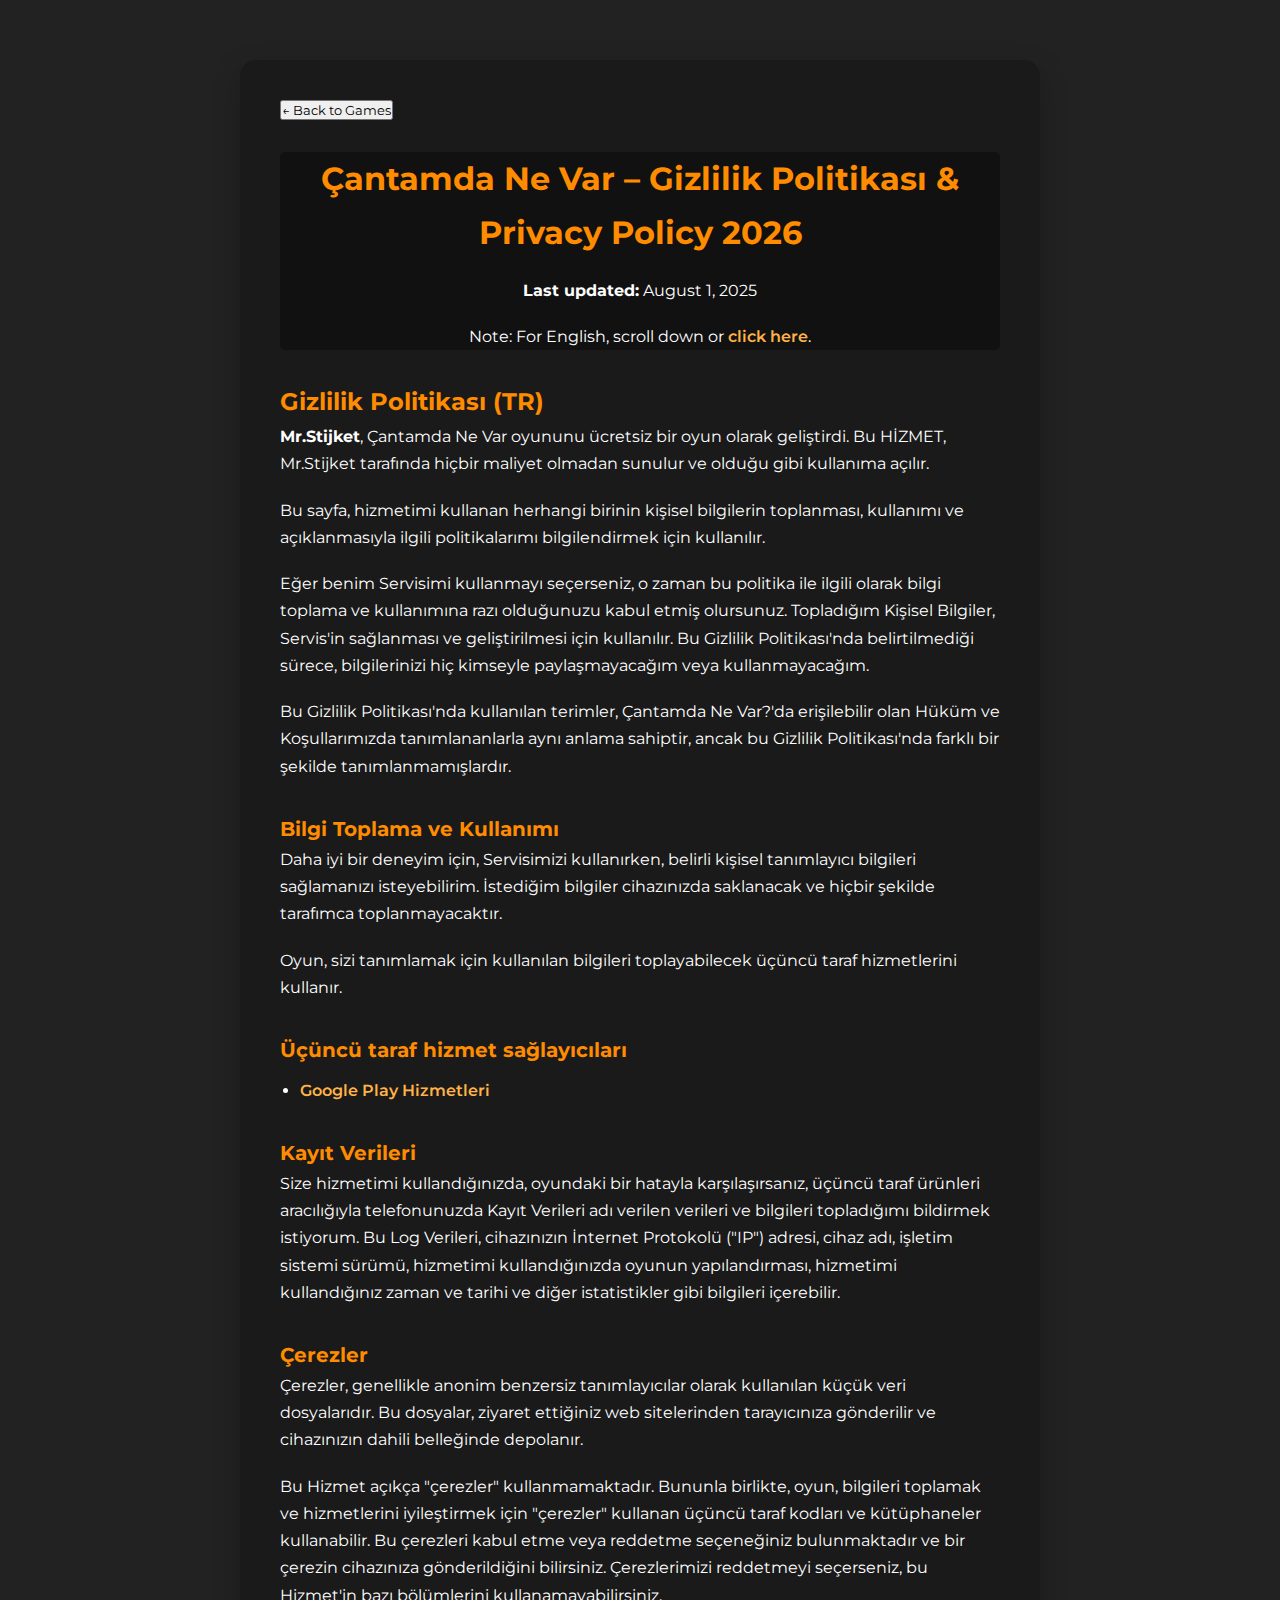
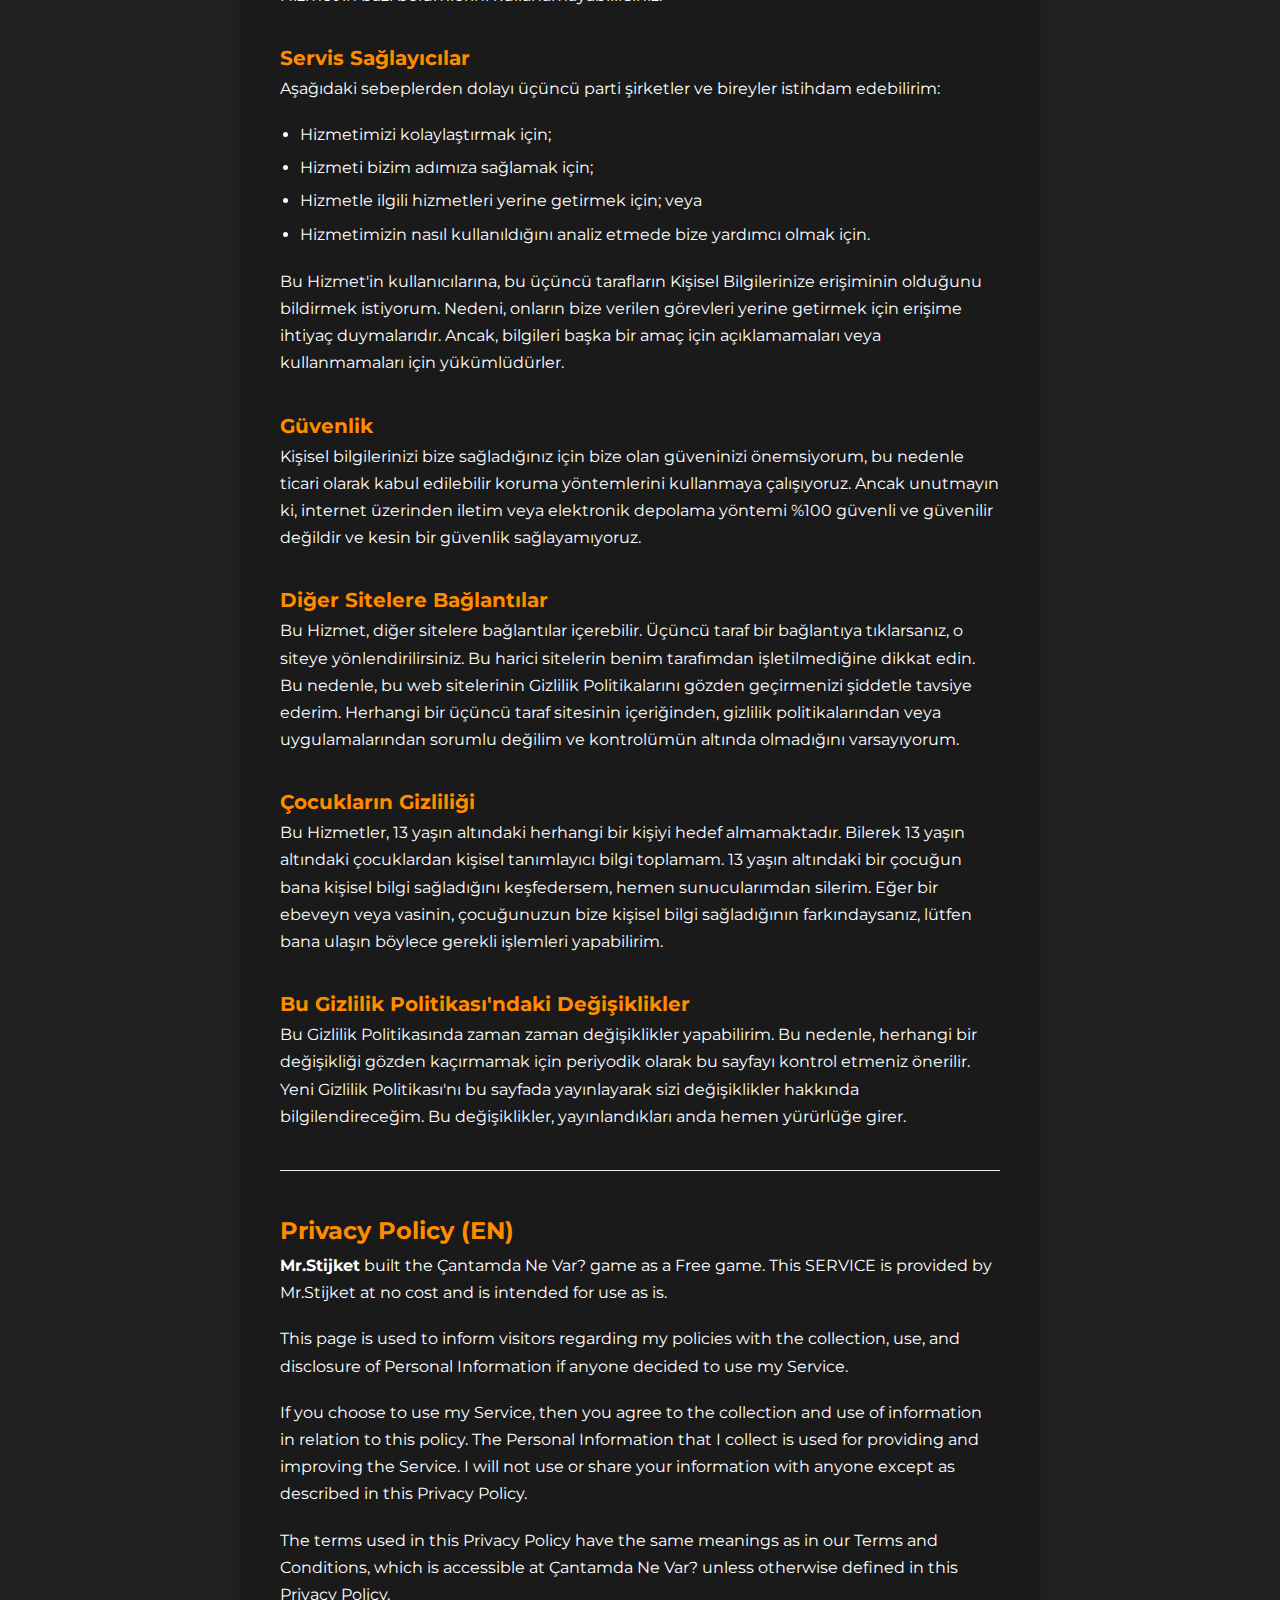
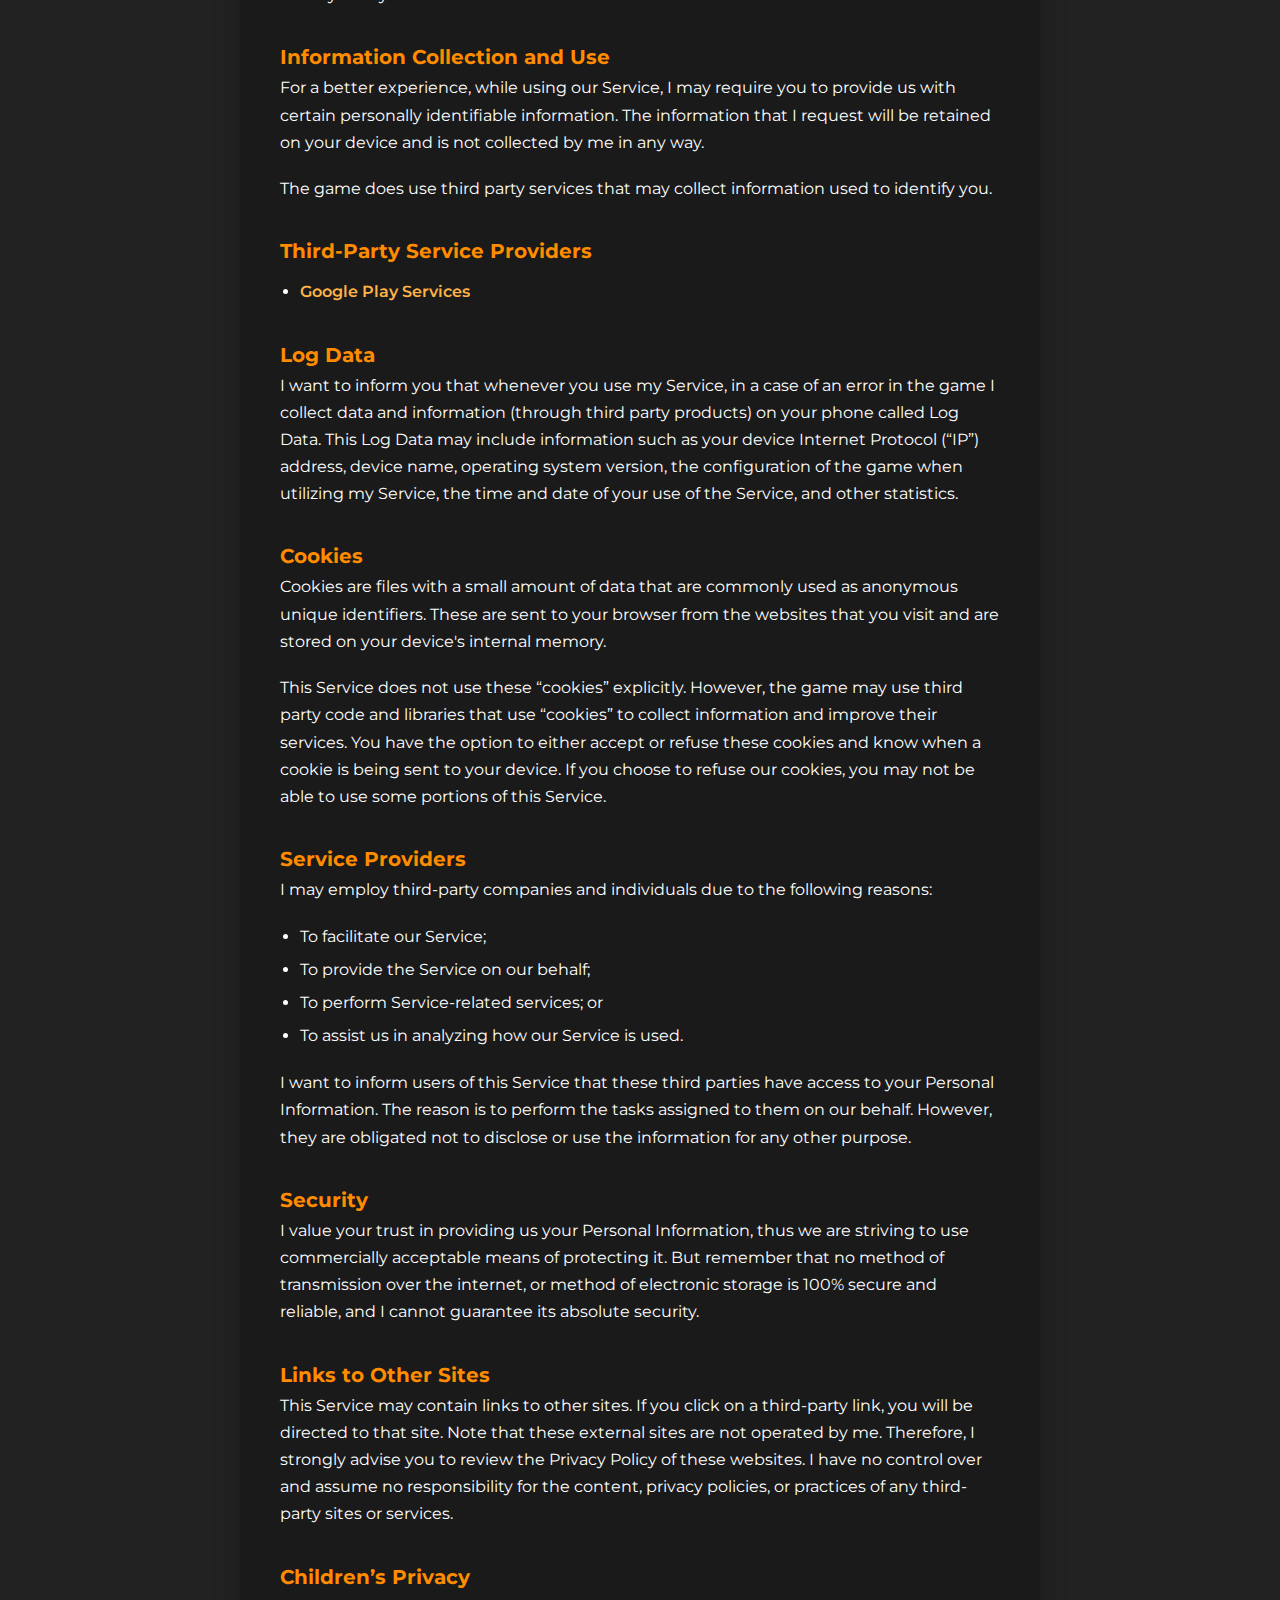
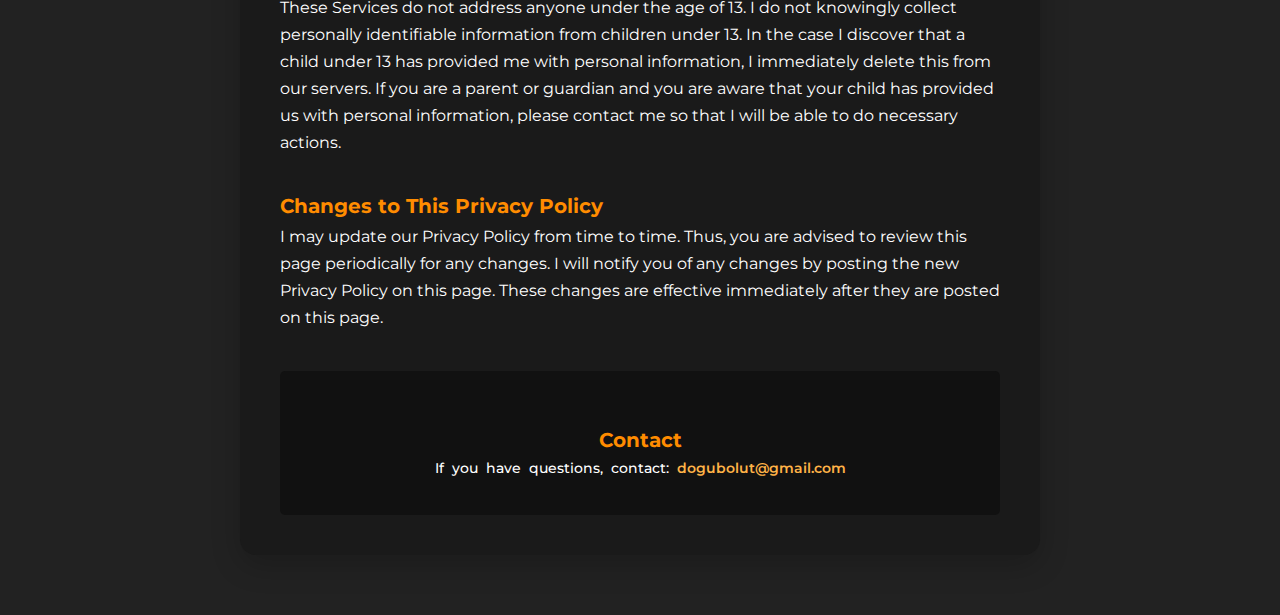
<file: assets/pages/privacy/whatsinmybag.html>
<html lang="en">

<head>
  <meta charset="UTF-8">
  <meta name="viewport" content="width=device-width, initial-scale=1.0">
  <link rel="icon" type="image/png" href="/assets/img/logofalan.png">
  <title>What's in My Bag - Privacy Policy</title>
  <link rel="stylesheet" href="https://cdnjs.cloudflare.com/ajax/libs/font-awesome/6.7.1/css/all.min.css">
  <link rel="stylesheet" href="/assets/css/common.css">
  <link rel="stylesheet" href="/assets/css/navbar.css">
  <link rel="stylesheet" href="/assets/css/privacypolicy.css">
</head>

<body>
  <main class="privacy-policy">
    <button onclick="window.location.href='/games';" class="btn-back-to-games">
      ← Back to Games
    </button>
    <header>
      <h1>Çantamda Ne Var – Gizlilik Politikası & Privacy Policy <span id="date"></span></h1>
      <p><strong>Last updated:</strong> August 1, 2025</p>
      <p>Note: For English, scroll down or <a href="#privacy-en">click here</a>.</p>
    </header>

    <section id="privacy-tr">
      <h2>Gizlilik Politikası (TR)</h2>
      <article>
        <p><strong>Mr.Stijket</strong>, Çantamda Ne Var oyununu ücretsiz bir oyun olarak geliştirdi. Bu HİZMET,
          Mr.Stijket tarafında hiçbir maliyet olmadan sunulur ve olduğu gibi kullanıma açılır.</p>
        <p>Bu sayfa, hizmetimi kullanan herhangi birinin kişisel bilgilerin toplanması, kullanımı ve açıklanmasıyla
          ilgili politikalarımı bilgilendirmek için kullanılır.</p>
        <p>Eğer benim Servisimi kullanmayı seçerseniz, o zaman bu politika ile ilgili olarak bilgi toplama ve
          kullanımına razı olduğunuzu kabul etmiş olursunuz. Topladığım Kişisel Bilgiler, Servis'in sağlanması ve
          geliştirilmesi için kullanılır. Bu Gizlilik Politikası'nda belirtilmediği sürece, bilgilerinizi hiç kimseyle
          paylaşmayacağım veya kullanmayacağım.</p>
        <p>Bu Gizlilik Politikası'nda kullanılan terimler, Çantamda Ne Var?'da erişilebilir olan Hüküm ve Koşullarımızda
          tanımlananlarla aynı anlama sahiptir, ancak bu Gizlilik Politikası'nda farklı bir şekilde tanımlanmamışlardır.
        </p>

        <h3>Bilgi Toplama ve Kullanımı</h3>
        <p>Daha iyi bir deneyim için, Servisimizi kullanırken, belirli kişisel tanımlayıcı bilgileri sağlamanızı
          isteyebilirim. İstediğim bilgiler cihazınızda saklanacak ve hiçbir şekilde tarafımca toplanmayacaktır.</p>
        <p>Oyun, sizi tanımlamak için kullanılan bilgileri toplayabilecek üçüncü taraf hizmetlerini kullanır.</p>

        <h3>Üçüncü taraf hizmet sağlayıcıları</h3>
        <ul>
          <li><a href="https://policies.google.com/privacy">Google Play Hizmetleri</a></li>
        </ul>

        <h3>Kayıt Verileri</h3>
        <p>Size hizmetimi kullandığınızda, oyundaki bir hatayla karşılaşırsanız, üçüncü taraf ürünleri aracılığıyla
          telefonunuzda Kayıt Verileri adı verilen verileri ve bilgileri topladığımı bildirmek istiyorum. Bu Log
          Verileri, cihazınızın İnternet Protokolü ("IP") adresi, cihaz adı, işletim sistemi sürümü, hizmetimi
          kullandığınızda oyunun yapılandırması, hizmetimi kullandığınız zaman ve tarihi ve diğer istatistikler gibi
          bilgileri içerebilir.</p>

        <h3>Çerezler</h3>
        <p>Çerezler, genellikle anonim benzersiz tanımlayıcılar olarak kullanılan küçük veri dosyalarıdır. Bu dosyalar,
          ziyaret ettiğiniz web sitelerinden tarayıcınıza gönderilir ve cihazınızın dahili belleğinde depolanır.</p>
        <p>Bu Hizmet açıkça "çerezler" kullanmamaktadır. Bununla birlikte, oyun, bilgileri toplamak ve hizmetlerini
          iyileştirmek için "çerezler" kullanan üçüncü taraf kodları ve kütüphaneler kullanabilir. Bu çerezleri kabul
          etme veya reddetme seçeneğiniz bulunmaktadır ve bir çerezin cihazınıza gönderildiğini bilirsiniz.
          Çerezlerimizi reddetmeyi seçerseniz, bu Hizmet'in bazı bölümlerini kullanamayabilirsiniz.</p>

        <h3>Servis Sağlayıcılar</h3>
        <p>Aşağıdaki sebeplerden dolayı üçüncü parti şirketler ve bireyler istihdam edebilirim:</p>
        <ul>
          <li>Hizmetimizi kolaylaştırmak için;</li>
          <li>Hizmeti bizim adımıza sağlamak için;</li>
          <li>Hizmetle ilgili hizmetleri yerine getirmek için; veya</li>
          <li>Hizmetimizin nasıl kullanıldığını analiz etmede bize yardımcı olmak için.</li>
        </ul>
        <p>Bu Hizmet'in kullanıcılarına, bu üçüncü tarafların Kişisel Bilgilerinize erişiminin olduğunu bildirmek
          istiyorum. Nedeni, onların bize verilen görevleri yerine getirmek için erişime ihtiyaç duymalarıdır. Ancak,
          bilgileri başka bir amaç için açıklamamaları veya kullanmamaları için yükümlüdürler.</p>

        <h3>Güvenlik</h3>
        <p>Kişisel bilgilerinizi bize sağladığınız için bize olan güveninizi önemsiyorum, bu nedenle ticari olarak kabul
          edilebilir koruma yöntemlerini kullanmaya çalışıyoruz. Ancak unutmayın ki, internet üzerinden iletim veya
          elektronik depolama yöntemi %100 güvenli ve güvenilir değildir ve kesin bir güvenlik sağlayamıyoruz.</p>

        <h3>Diğer Sitelere Bağlantılar</h3>
        <p>Bu Hizmet, diğer sitelere bağlantılar içerebilir. Üçüncü taraf bir bağlantıya tıklarsanız, o siteye
          yönlendirilirsiniz. Bu harici sitelerin benim tarafımdan işletilmediğine dikkat edin. Bu nedenle, bu web
          sitelerinin Gizlilik Politikalarını gözden geçirmenizi şiddetle tavsiye ederim. Herhangi bir üçüncü taraf
          sitesinin içeriğinden, gizlilik politikalarından veya uygulamalarından sorumlu değilim ve kontrolümün altında
          olmadığını varsayıyorum.</p>

        <h3>Çocukların Gizliliği</h3>
        <p>Bu Hizmetler, 13 yaşın altındaki herhangi bir kişiyi hedef almamaktadır. Bilerek 13 yaşın altındaki
          çocuklardan kişisel tanımlayıcı bilgi toplamam. 13 yaşın altındaki bir çocuğun bana kişisel bilgi sağladığını
          keşfedersem, hemen sunucularımdan silerim. Eğer bir ebeveyn veya vasinin, çocuğunuzun bize kişisel bilgi
          sağladığının farkındaysanız, lütfen bana ulaşın böylece gerekli işlemleri yapabilirim.</p>

        <h3>Bu Gizlilik Politikası'ndaki Değişiklikler</h3>
        <p>Bu Gizlilik Politikasında zaman zaman değişiklikler yapabilirim. Bu nedenle, herhangi bir değişikliği gözden
          kaçırmamak için periyodik olarak bu sayfayı kontrol etmeniz önerilir. Yeni Gizlilik Politikası'nı bu sayfada
          yayınlayarak sizi değişiklikler hakkında bilgilendireceğim. Bu değişiklikler, yayınlandıkları anda hemen
          yürürlüğe girer.</p>

      </article>
    </section>

    <hr>

    <section id="privacy-en">
      <h2>Privacy Policy (EN)</h2>
      <article>
        <p><strong>Mr.Stijket</strong> built the Çantamda Ne Var? game as a Free game. This SERVICE is provided by
          Mr.Stijket at no cost and is intended for use as is.</p>
        <p>This page is used to inform visitors regarding my policies with the collection, use, and disclosure of
          Personal Information if anyone decided to use my Service.</p>
        <p>If you choose to use my Service, then you agree to the collection and use of information in relation to this
          policy. The Personal Information that I collect is used for providing and improving the Service. I will not
          use or share your information with anyone except as described in this Privacy Policy.</p>
        <p>The terms used in this Privacy Policy have the same meanings as in our Terms and Conditions, which is
          accessible at Çantamda Ne Var? unless otherwise defined in this Privacy Policy.</p>

        <h3>Information Collection and Use</h3>
        <p>For a better experience, while using our Service, I may require you to provide us with certain personally
          identifiable information. The information that I request will be retained on your device and is not collected
          by me in any way.</p>
        <p>The game does use third party services that may collect information used to identify you.</p>


        <h3>Third-Party Service Providers</h3>
        <ul>
          <li><a href="https://policies.google.com/privacy">Google Play Services</a></li>
        </ul>

        <h3>Log Data</h3>
        <p>I want to inform you that whenever you use my Service, in a case of an error in the game I collect data and
          information (through third party products) on your phone called Log Data. This Log Data may include
          information such as your device Internet Protocol (“IP”) address, device name, operating system version, the
          configuration of the game when utilizing my Service, the time and date of your use of the Service, and other
          statistics.</p>

        <h3>Cookies</h3>
        <p>Cookies are files with a small amount of data that are commonly used as anonymous unique identifiers. These
          are sent to your browser from the websites that you visit and are stored on your device's internal memory.</p>
        <p>This Service does not use these “cookies” explicitly. However, the game may use third party code and
          libraries that use “cookies” to collect information and improve their services. You have the option to either
          accept or refuse these cookies and know when a cookie is being sent to your device. If you choose to refuse
          our cookies, you may not be able to use some portions of this Service.</p>

        <h3>Service Providers</h3>
        <p>I may employ third-party companies and individuals due to the following reasons:</p>
        <ul>
          <li>To facilitate our Service;</li>
          <li>To provide the Service on our behalf;</li>
          <li>To perform Service-related services; or</li>
          <li>To assist us in analyzing how our Service is used.</li>
        </ul>
        <p>I want to inform users of this Service that these third parties have access to your Personal Information. The
          reason is to perform the tasks assigned to them on our behalf. However, they are obligated not to disclose or
          use the information for any other purpose.</p>

        <h3>Security</h3>
        <p>I value your trust in providing us your Personal Information, thus we are striving to use commercially
          acceptable means of protecting it. But remember that no method of transmission over the internet, or method of
          electronic storage is 100% secure and reliable, and I cannot guarantee its absolute security.</p>

        <h3>Links to Other Sites</h3>
        <p>This Service may contain links to other sites. If you click on a third-party link, you will be directed to
          that site. Note that these external sites are not operated by me. Therefore, I strongly advise you to review
          the Privacy Policy of these websites. I have no control over and assume no responsibility for the content,
          privacy policies, or practices of any third-party sites or services.</p>

        <h3>Children’s Privacy</h3>
        <p>These Services do not address anyone under the age of 13. I do not knowingly collect personally identifiable
          information from children under 13. In the case I discover that a child under 13 has provided me with personal
          information, I immediately delete this from our servers. If you are a parent or guardian and you are aware
          that your child has provided us with personal information, please contact me so that I will be able to do
          necessary actions.</p>

        <h3>Changes to This Privacy Policy</h3>
        <p>I may update our Privacy Policy from time to time. Thus, you are advised to review this page periodically for
          any changes. I will notify you of any changes by posting the new Privacy Policy on this page. These changes
          are effective immediately after they are posted on this page.</p>
      </article>
    </section>

    <footer>
      <h3>Contact</h3>
      <p>If you have questions, contact: <a href="mailto:dogubolut@gmail.com">dogubolut@gmail.com</a></p>
    </footer>

  </main>
  <script src="/assets/js/main.js"></script>
  <script src="/assets/js/router.js"></script>
</body>

</html>
</file>
<file: assets/css/common.css>
@import url('https://fonts.googleapis.com/css2?family=Montserrat:wght@100..900&display=swap');
@import url('https://fonts.googleapis.com/css2?family=Raleway:wght@400;600;700&display=swap');

:root{
  /* Vibrant Oranges */
  --color-orange-red: #FF4500;
  --color-tomato: #FF6347;
  --color-classic-orange: #FFA500;
  --color-dark-orange: #FF8C00;
  --color-coral: #FF7F50;
  /* Subtle and Muted Oranges */
  --color-golden-orange: #E59400;
  --color-chocolate-orange: #D2691E;
  --color-pastel-orange: #FFB347;
  --color-muted-sunset: #E6A157;
  --color-bronze-orange: #CC7722;
}

html {
  scroll-behavior: smooth;
}

* {
  margin: 0;
  padding: 0;
  box-sizing: border-box;
  font-family: "Montserrat", sans-serif;
}

a {
  text-decoration: none;
}

.container {
  max-width: 1480px;
  margin: 0px auto;
  padding: 0px 2rem;
}

.btn-primary {
  font-weight: 600;
  font-size: 15px;
  letter-spacing: 0.3em;
  border: none;
  cursor: pointer;
  color: white;
  border-radius: 2px;
  background-color: var(--color-dark-orange);
  padding: 8px 20px;
  display: inline-block;
  transition: .5s;
  position: relative;
  overflow: hidden;
  z-index: 1;
}

.btn-primary:hover {
  color: var(--color-dark-orange);
}

.btn-primary:hover::after {
  transform: skewX(45deg) scaleX(1);
}

.btn-primary::after {
  position: absolute;
  content: "";
  display: block;
  left: 8%;
  right: -20%;
  top: -4%;
  height: 150%;
  width: 150%;
  border-radius: 2px;
  background-color: #fff;
  transform: skewX(45deg) scaleX(0);
  z-index: -1;
  transition: all .5s ease-in-out 0s;
}

.explore-btn{
  background-color: transparent;
  outline: none;
  border: none;
  color: #fff;
  font-weight: 500;
  font-size: 16px;
  letter-spacing: .03em;
  display: flex;
  justify-content: center;
  align-items: center;
  cursor: pointer;
}

.explore-btn i{
  height: 35px;
  width: 35px;
  border: 1px solid #fff;
  border-radius: 50%;
  display: flex;
  justify-content: center;
  align-items: center;
  margin-right: 10px;
}

.explore-btn:hover{
  color: var(--color-dark-orange);
  transition: 0.3s ease-in all;
}

.explore-btn:hover i{
  border: 1px solid var(--color-dark-orange);
  rotate: 90deg;
  transition: 0.3s ease all;
}

.section-heading{
  text-align: center;
  width: 100%;
}

.opacity-bg h2{
  text-align: center;
  color: #000;
  z-index: 0;
  user-select: none;
  opacity: 0.4;
  position: relative;
  left: 0;
  right: 0;
  letter-spacing: 2px;
  font-size: 70px;
  text-shadow: -1px -1px 0 var(--color-pastel-orange), -1px -1px 10px var(--color-pastel-orange),
  1px -1px 0 var(--color-golden-orange), 1px -1px 10px var(--color-golden-orange),
  -1px 1px 0 var(--color-dark-orange), -1px 1px 10px var(--color-dark-orange),
  1px 1px 0 var(--color-chocolate-orange) ,1px 1px 10px var(--color-chocolate-orange);
}

footer{
  background-color: #111;
  padding: 15px 3px;
  text-align: center;
  color: #fff;
  font-weight: 500;
  word-spacing: 4px;
}

footer p span{
  color: var(--color-golden-orange);
}

@media screen and (max-width:1080px) {
  .container{
    padding: 0.2rem 1rem;
  }

  .explore-btn i{
    height: 30px;
    width: 30px;
    margin-right: 6px;
    border-radius: 50%;
  }

  .explore-btn{
    font-size: 14px;
  }

  .btn-primary {
    font-size: 14px;
    padding: 8px 17px;
  }

  footer{
    word-spacing: 1px;
    font-weight: 300;
  }
}

@media screen and (max-width:768px) {
  .opacity-bg h2{
    font-size: 42px;
  }
}
</file>
<file: assets/css/navbar.css>
header {
  background-color: #111;
  position: relative;
}

.navbar {
  display: flex;
  justify-content: space-between;
  align-items: center;
  padding: 1rem 0rem;
}

.nav-menu-bar {
  display: none;
}

.navbar .logo {
  font-size: 25px;
  color: #fff;
  font-weight: 600;
}

.navbar ul {
  display: flex;
  list-style: none;
  gap: 25px;
}

.navbar ul li a {
  color: #fff;
  font-size: 14px;
  letter-spacing: 1px;
}

.navbar ul li a:hover {
  color: var(--color-classic-orange);
  transition: .5s;
  line-height: 1;
}

@media screen and (max-width:1080px) {
  nav {
    display: none;
  }

  .nav-menu-bar {
    display: flex;
    color: #fff;
  }

  .nav-menu-bar:hover {
    color: var(--color-classic-orange);
    transition: 0.5s;
  }

  .hire-me {
    display: none;
  }
}

.side-menu {
  position: fixed;
  top: 68px;
  left: -300px;
  width: 300px;
  height: 100%;
  background-color: #121212;
  color: #fff;
  padding: 20px;
  box-shadow: 2px 0 5px rgba(0, 0, 0, 0.5);
  transition: all 0.5s ease;
  z-index: 999;
}

.side-menu.open {
  left: 0;
}

.menu-header {
  display: flex;
  justify-content: space-between;
  align-items: center;
}

.menu-header .logo {
  display: flex;
  justify-content: space-between;
}

.menu-header .span {
  font-size: 20px;
  font-weight: 600;
}

.close-btn {
  background-color: transparent;
  border: none;
  color: #fff;
  font-size: 1.5rem;
  cursor: pointer;
}

.close-btn:hover {
  color: var(--color-classic-orange);
  transition: 0.5s;
}

.side-menu ul {
  list-style: none;
  padding: 0;
  margin: 8px 0;
}

.side-menu ul li {
  padding: 8px 0px;
}

.side-menu ul li a {
  text-decoration: none;
  color: #fff;
  font-weight: 400;
  display: block;
}

.side-menu ul li a:hover {
  color: var(--color-classic-orange);
  transition: 0.5s;
}

.navbar-overlay {
  position: fixed;
  top: 0;
  left: 0;
  width: 100%;
  height: 100%;
  background: rgba(0, 0, 0, 0.6);
  backdrop-filter: blur(10px);
  -webkit-backdrop-filter: blur(10px);
  opacity: 0;
  visibility: hidden;
  transition: opacity 0.4s ease, visibility 0.4s ease;
}

.side-menu.open ~ .navbar-overlay {
  opacity: 0.8;
  visibility: visible;
}

.fixed-nav {
  position: fixed;
  top: 0;
  left: 0;
  width: 100%;
  height: 70px;
  z-index: 99999;
  padding: 0 16rem;
  background-color: #000;
}

@media screen and (max-width:768px) {
  .fixed-nav{
    padding: 0 1.5rem 0 1rem;
  }
}

.top-link {
  font-size: 1.25rem;
  position: fixed;
  bottom: 3rem;
  right: 3rem;
  background: var(--color-golden-orange);
  width: 2rem;
  height: 2rem;
  display: grid;
  place-items: center;
  border-radius: 10px;
  color: #e0f7fa;
  animation: bounce 1s ease-in-out infinite;

  visibility: hidden;
  z-index: -100;
}

@keyframes bounce {
  0% {
    transform: scale(1);
  }

  50% {
    transform: scale(1.1);
  }

  100% {
    transform: scale(1);
  }
}

.show-link {
  visibility: visible;
  z-index: 100;
}
</file>
<file: assets/css/hero.css>
.hero-section{
  background-color: #111;
  display: flex;
  justify-content: center;
  align-items: center;
  width: 100%;
  height: 90vh;
  padding: 0;
  margin: 0;
  box-sizing: border-box;
}

.hero-container{
  display: grid;
  grid-template-columns: 1fr 1fr;
  gap: 20px;
  width: 100%;
}

.left-container {
  text-align: left;
}

.left-container button{
  font-size: 16px;
  font-weight: 600;
  letter-spacing: 1px;
  padding: 2px;
  background-color: transparent;
  border: none;
  border-radius: 5px;
  position: relative;
  color: var(--color-classic-orange);
}

.left-container button i{
  padding-left: 8px;
}

.left-container button:hover{
  color: var(--color-dark-orange);
  transition: 0.4s;
  cursor: pointer;
}

.intro{
  font-size: 20px;
  font-weight: 500;
  margin-bottom: 20px;
  color: rgb(177, 177, 177);
}

.intro span{
  color: var(--color-pastel-orange);
}

.left-container h2{
  font-size: 40px;
  color: #fff;
}

.left-container p{
  font-size: 16px;
  line-height: 1.6;
  margin: 30px 0px;
  color: rgb(143, 143, 143);
}

.social-media{
  display: flex;
  align-self: start;
  gap: 19px;
  margin: 10px 0px;
}

.social-media i{
  font-size: 22px;
  color: var(--color-pastel-orange);
}

.social-media i:hover{
  color: var(--color-bronze-orange);
  cursor: pointer;
}

.buttons{
  display: flex;
  justify-content: start;
  gap: 20px;
  margin: 40px 1px;
}

.right-container{
  text-align: center;
}

.profile img{
  width: 380px;
  padding-bottom: 50px;
  /* background-image: linear-gradient(to top, #4b4b4b 0%, #111 80%); */
}

.features{
  position: relative;
}

.features div{
  position: absolute;
  z-index: 9999;
  display: flex;
  justify-content: center;
  user-select: none;
  align-items: center;
  transition: transform 0.3s ease, background-color 0.3s ease;
}

.features i{
  font-size: 30px;
  margin-right: 5px;
}

.fa-fade{
  animation-name: fade;
  animation-iteration-count: infinite;
  animation-fill-mode: both;
}

.features .css{
  top: -140px;
  right: 80%;
  color: #66309a;
}

.features .css i{
  animation-duration: 4s;
}

.features .js{
  top: -120px;
  right: 10%;
  color: #f7e025;
}

.features .js i{
  animation-duration: 3s;
}

.features .html{
  top: -300px;
  right: 85%;
  color:#f0652c;
}

.features .html i{
  animation-duration: 7s;
}

.features .nodejs{
  top: -350px;
  right: 80px;
  color: #3e863d;
}

.features .nodejs i{
  animation-duration: 4s;
}

.features .angular{
  top: -450px;
  right: 70%;
  color: #c1132d;
}

.features .angular i{
  animation-duration: 6s;
}

.features .unity{
  top: 0px;
  right: 30%;
  color: #b1b1b1;
}

.features .unity i{
  animation-duration: 8s;
}

.features .database{
  top: -30px;
  right: 55%;
  color: #00558b;
}

.features .database i{
  animation-duration: 5s;
}

.features .linux{
  top: -480px;
  right: 45%;
  color: #c6c6c6;
}

.features .linux i{
  animation-duration: 9s;
}

@keyframes fade{
  0%, 100% {
    opacity: 0;
  }
  50%{
    opacity: 1;
  }
}

@media screen and (max-width:1080px){
  .hero-container{
    display: grid;
    grid-template-columns: 1fr;
    width: 100%;
  }

  .profile img{
    width: 300px;
  }

  .left-container h2{
    font-size: 30px;
  }

  .features div{
    display: none;
  }
}

@media screen and (max-width:768px){
  .profile img{
    width: 200px;
  }

  .intro{
    margin-bottom: 10px;
  }

  .hero-section{
    height: 110vh;
  }

  .left-container h2{
    font-size: 25px;
  }

  .left-container p{
    font-size: 14px;
  }
}
</file>
<file: assets/css/experiences.css>
.experiences-section{
  background-color: #000;
  padding: 5rem 0px;
  position: relative;
}

.experiences-container{
  margin-top: 3rem;
}

.experiences{
  display: grid;
  gap: 20px;
  justify-content: center;
  grid-template-columns: 1fr 1fr 1fr 1fr;
}

.experience-item{
  padding: 1rem 1rem;
  border: 1px solid #2b2a2a;
  border-radius: 10px;
  position: relative;
  background-color: #111;
}

.experience-item .indicator{
  position: absolute;
  top: 50%;
  left: -4px;
  transform: translateY(-50%);
  width: 5px;
  height: 50px;
  background-color: var(--color-dark-orange);
  border-radius: 8px 0 0 8px;
}

.experience-item img{
  width: 50px;
  height: 50px;
  justify-content: center;
  align-items: center;
}

.experience-item h2{
  color: #fff;
  font-size: 17px;
  letter-spacing: 1px;
  margin: 15px auto;
}

.experience-item h2:hover{
  color: var(--color-dark-orange);
  transition: 0.8s;
  cursor: pointer;
}

.experience-item p{
  color: #999;
  font-size: 13px;
  font-weight: 300;
  letter-spacing: 1px;
  margin: 15px auto;
}

.experience-item button{
  font-size: 14px;
  font-weight: 400;
  letter-spacing: 1px;
  
  background-color: transparent;
  border: none;
  position: relative;
  color: #bbb;
}

.experience-item button i{
  padding-left: 4px;
}

.experience-item button:hover{
  color: var(--color-muted-sunset);
  transition: 0.4s;
  cursor: pointer;
}

@media screen and (max-width:1080px){
  .experiences{
    grid-template-columns: 1fr 1fr;
  }
}

@media screen and (max-width:768px){
  .experiences{
    grid-template-columns: 1fr;
  }
}
</file>
<file: assets/css/certificate.css>
.certificate-section{
  background-color: #111;
  padding: 3rem 0rem;
  position: relative;
}

.certificate-container{
  margin-top: 3rem;
}

.certificates{
  display: grid;
  gap: 20px;
  justify-content: space-between;
  grid-template-columns: 1fr 1fr;
}

.certificate-item{
  display: grid;
  grid-template-columns: 1fr 2fr;
  align-items: start;
  border: 1px solid #2c2c2c;
  border-radius: 10px;
  padding: 10px;
  background-color: #0a0a0a;
  box-shadow: 0 4px 6px rgba(0, 0, 0, 0.1);
}

.certificate-icon{
  display: flex;
  justify-content: center;
  align-items: center;
  background-image: url(../img/wheat_batch.png);
  background-size: contain;
  background-position: center;
  background-repeat: no-repeat;
  border-radius: 50%;
  width: 180px;
  height: 180px;
  margin-right: 20px;
  text-align: center;
  font-size: 12px;
}

.icon-content h2{
  margin-bottom: 2px;
  font-weight: 500;
  color: #aaa;
  font-size: 16px;
}

.icon-content p{
  margin-bottom: 2px;
  font-weight: 500;
  color: #ddd;
  font-size: 9px;
}

.icon-content h6{
  margin-bottom: 2px;
  font-weight: 500;
  font-size: 10px;
  color: var(--color-pastel-orange);
}

.hr-line{
  margin: 10px auto;
  border: .2px solid #666;
}

.certificate-details h2{
  color: var(--color-chocolate-orange);
  font-size: 19px;
  font-weight: 500;
  margin: 0;
}

.certificate-details p{
  color: #888;
  font-size: 14px;
  font-weight: 300;
  margin: 0;
}

.certificate-details h3{
  color: #fff;
  font-size: 17px;
  margin-bottom: 10px;
}

@media screen and (max-width: 1080px) {
  .certificates{
    grid-template-columns: 1fr;
  }
  .certificate-icon{
    display: none;
  }
  .certificate-item{
    display: flex;
    align-items: center;
  }
}
</file>
<file: assets/css/skills.css>
.skills-section{
  background-color: #000;
  padding: 3rem 0rem;
  position: relative;
}

.skills-container{
  margin-top: 3rem;
}

.skills{
  display: grid;
  gap: 40px;
  justify-content: space-between;
  grid-template-columns: 1fr 1fr 1fr 1fr 1fr 1fr;
}

.skill-item{
  display: flex;
  flex-direction: column;
  align-items: center;
  justify-content: center;
  height: 200px;
  padding: 20px;
  border: 1px solid #222;
  border-radius: 10px;
  box-shadow: 0 4px 6px rgba(0, 0, 0, 0.1);
  text-align: center;
  background-color: #111;
  position: relative;
  overflow: hidden;
}

.skill-item img{
  width: 60px;
  height: 60px;
  margin: 0;
}

.skill-item h2{
  font-size: 1rem;
  color: #666;
  margin-top: 10px;
}

.skill-item .indicator{
  position: absolute;
  top: 50%;
  left: -4px;
  transform: translateY(-50px);
  width: 5px;
  height: 50px;
  background-color: var(--color-golden-orange);
  border-radius: 8px 0 0 8px;
}

/* .ribbon{
  width: 100%;
  height: 188px;
  position: absolute;
  top: -8px;
  left: 8px;
  overflow: hidden;
} */

/* .ribbon .ribbon-band{
  box-shadow: 0 0 0 3px var(--color-golden-orange), 0 21px 5px -18px rgba(122, 130, 177, 0.6);
  background-color: var(--color-golden-orange);
  width: 170px;
  height: 20px;
  line-height: 17px;
  position: absolute;
  top: 16px;
  right: -60px;
  z-index: 2;
  overflow: hidden;
  -webkit-transform: rotate(45deg);
  transform: rotate(45deg);
  color: #fff;
  border: 2px dotted var(--color-chocolate-orange);
  font-size: 11px;
  font-weight: 500;
} */

/* <div class="ribbon">
    <div class="ribbon-band">
        50%
    </div>
</div> */

@media screen and (max-width: 1080px){
  .skills-container .skills{
    gap: 20px;
    grid-template-columns: 1fr 1fr;
  }
}

@media screen and (max-width: 768px){
  .skills-container .skills{
    grid-template-columns: 1fr;
  }
}
</file>
<file: assets/css/project.css>
.project-section{
  background-color: #111;
  padding: 3rem 0rem;
  position: relative;
}

.project-container{
  padding-top: 3rem;
}

.projects{
  display: grid;
  gap: 15px;
  grid-template-columns: 1fr 1fr 1fr 1fr;
}

.project-item{
  position: relative;
  background-color: #0a0a0a;
  border-radius: 5px;
  overflow: hidden;
  border: 1px solid #999;
}

.project-item img{
  padding: 20px;
  width: 100%;
  overflow: hidden;
  position: relative;
}

.project-item img:hover{
  transform: scale(1.1);
  transition: 0.5s ease-in-out;
  cursor: pointer;
}

.project-details{
  padding: 1rem;
}

.tags{
  position: absolute;
  top: 10px;
  left: 10px;
  background: rgba(0, 0, 0, 0.7);
  color: #fff;
  padding: 5px 10px;
  font-size: 12px;
  border-radius: 5px;
}

.project-details h2{
  color: #fff;
  margin-bottom: 1rem;
  font-weight: 600;
  font-size: 19px;
}

.project-details p{
  color: #888;
  margin-bottom: 1rem;
  font-weight: 300;
  font-size: 14px;
}

@media screen and (max-width: 1080px){
  .projects{
    grid-template-columns: 1fr 1fr;
  }
}

@media screen and (max-width: 768px){
  .projects{
    grid-template-columns: 1fr;
  }
}
</file>
<file: assets/css/contact.css>
.contact-section{
  background-color: #000;
  box-shadow: 0 4px 6px rgba(0, 0, 0, 0.1);
  padding: 3rem 0rem;
}

.contact-container{
  margin-top: 3rem;
  display: grid;
  justify-content: space-between;
  align-items: flex-start;
  grid-template-columns: 1fr 1fr;
  gap: 4rem;
}

.contact-details{
  padding-top: 20px;
}

.contact-left h2{
  font-size: 2rem;
  color: #fff;
  margin-bottom: 5px;
}

.contact-left p{
  color: #fff;
  opacity: .8;
  margin-bottom: 10px;
  font-weight: 300;
}

.contact-left .icon{
  font-size: 1.2rem;
  margin-right: 20px;
  letter-spacing: 1.2rem;
}

.contact-item{
  display: flex;
  margin-bottom: 10px;
  align-items: center;
  color: #777;
}

.contact-item a{
  display: flex;
  margin-bottom: 10px;
  align-items: center;
  color: #777;
}

.contact-item a:hover{
  color: var(--color-chocolate-orange);
}

.contact-right{
  color: #ddd;
  padding: 10px;
}

.contact-right form{
  margin-top: 1rem;
  display: flex;
  flex-direction: column;
}

.contact-right form label{
  margin: 10px 0 5px;
  font-weight: 600;
}

.contact-right form input,
.contact-right form textarea{
  resize: none;
  padding: 10px;
  outline: none;
  background-color: transparent;
  border: 1px solid #222;
  border-radius: 5px;
  font-size: 16px;
  color: #fff;
}

.contact-right form button{
  margin-top: 1rem;
  padding: 10px 15px;
  background-color: #666;
  color: #fff;
  border: none;
  border-radius: 5px;
  outline: none;
  font-size: 16px;
  font-weight: 600;
}

.contact-right form button:hover{
  background-color: #fff;
  color: #222;
  cursor: pointer;
  transition: .7s ease-in-out;
}

@media screen and (max-width: 1080px) {
  .contact-container{
    grid-template-columns: 1fr;
  }
}
</file>
<file: assets/css/welcome.css>
.welcome-section {
  background-color: #111;
  display: flex;
  justify-content: center;
  align-items: center;
  width: 100%;
  height: 90vh;
  padding: 0;
  margin: 0;
  box-sizing: border-box;
}

.welcome-container {
  display: grid;
  grid-template-columns: 1fr 1fr;
  gap: 100px;
  width: 100%;
}

.left-container {
  text-align: left;
}

.left-container button {
  font-size: 16px;
  font-weight: 600;
  letter-spacing: 1px;
  padding: 2px;
  background-color: transparent;
  border: none;
  border-radius: 5px;
  position: relative;
  color: var(--color-classic-orange);
}

.left-container button i {
  padding-left: 8px;
}

.left-container button:hover {
  color: var(--color-dark-orange);
  transition: 0.4s;
  cursor: pointer;
}

.intro {
  font-size: 20px;
  font-weight: 500;
  margin-bottom: 20px;
  color: rgb(177, 177, 177);
}

.intro span {
  color: var(--color-pastel-orange);
}

.left-container h2 {
  font-size: 40px;
  color: #fff;
}

.left-container p {
  font-size: 16px;
  line-height: 1.6;
  margin: 30px 0px;
  color: rgb(143, 143, 143);
}

.social-media {
  display: flex;
  align-self: start;
  gap: 19px;
  margin: 10px 0px;
}

.social-media i {
  will-change: filter, transform;
  font-size: 26px;
  color: var(--color-pastel-orange);
  animation: pulse 2s ease-in-out infinite;
}

.social-media i:hover {
  color: var(--color-bronze-orange);
  cursor: pointer;
}

.buttons {
  display: flex;
  justify-content: start;
  gap: 20px;
  margin: 40px 1px;
}

.right-container {
  text-align: center;
}

.right-container video {
  max-width: 100%;
  border-radius: 16px;
  box-shadow: 0 8px 30px rgba(0, 0, 0, 0.25);
}

.right-container .video-wrapper {
  text-align: center;
}

.right-container .video-title {
  margin-bottom: 12px;
  font-size: 18px;
  color: #ccc;
  text-transform: uppercase;
  letter-spacing: 0.5px;
}

.profile img {
  width: 380px;
  padding-bottom: 50px;
  /* background-image: linear-gradient(to top, #4b4b4b 0%, #111 80%); */
}

.features {
  position: relative;
}

.features div {
  position: absolute;
  z-index: 9999;
  display: flex;
  justify-content: center;
  user-select: none;
  align-items: center;
  transition: transform 0.3s ease, background-color 0.3s ease;
}

.features i {
  font-size: 30px;
  margin-right: 5px;
}

.fa-fade {
  animation-name: fade;
  animation-iteration-count: infinite;
  animation-fill-mode: both;
}

.features .first {
  top: -140px;
  right: 80%;
  color: #66309a;
}

.features .first i {
  animation-duration: 4s;
}

.features .second {
  top: -120px;
  right: 10%;
  color: #f7e025;
}

.features .second i {
  animation-duration: 3s;
}

.features .third {
  top: -300px;
  right: 85%;
  color: #f0652c;
}

.features .third i {
  animation-duration: 7s;
}

.features .fourth {
  top: -350px;
  right: 80px;
  color: #3e863d;
}

.features .fourth i {
  animation-duration: 4s;
}

.features .fifth {
  top: -450px;
  right: 70%;
  color: #c1132d;
}

.features .fifth i {
  animation-duration: 6s;
}

.features .sixth {
  top: 0px;
  right: 30%;
  color: #b1b1b1;
}

.features .sixth i {
  animation-duration: 8s;
}

.features .seventh {
  top: -30px;
  right: 55%;
  color: #00558b;
}

.features .seventh i {
  animation-duration: 5s;
}

.features .eighth {
  top: -480px;
  right: 45%;
  color: #c6c6c6;
}

.features .eighth i {
  animation-duration: 9s;
}

@keyframes fade {

  0%,
  100% {
    opacity: 0;
  }

  50% {
    opacity: 1;
  }
}

@keyframes pulse {
  0%, 100% {
    transform: scale(1);
    filter: brightness(1) saturate(1) hue-rotate(0deg);
  }
  50% {
    transform: scale(1.15);
    filter: brightness(1.1) saturate(20) hue-rotate(-20deg);
  }
}

@media screen and (max-width:1080px) {
  .welcome-container {
    display: grid;
    grid-template-columns: 1fr;
    width: 100%;
  }

  .profile img {
    width: 300px;
  }

  .left-container h2 {
    font-size: 30px;
  }

  .features div {
    display: none;
  }
}

@media screen and (max-width:768px) {
  .profile img {
    width: 200px;
  }

  .intro {
    margin-bottom: 10px;
  }

  .left-container h2 {
    font-size: 25px;
  }

  .left-container p {
    font-size: 14px;
  }
}

@media screen and (max-width: 480px) {

  .buttons {
    display: none;
  }
}
</file>
<file: assets/css/erp.css>
.erp-section {
  background-color: #000;
  display: flex;
  justify-content: center;
  align-items: center;
  width: 100%;
  height: auto;
  margin: 0;
  padding-bottom: 2rem;
  padding-top: 3rem;
  box-sizing: border-box;
}

.erp-container {
  margin-top: 3rem;
}

.journey-story {
  display: flex;
  flex-direction: column;
  gap: 2rem;
  text-align: center;
  font-size: 2rem;
  font-weight: 600;
  color: #fff;
}

.journey-story .story-step {
  opacity: 0;
  transform: translateY(30px);
}

/* Only animate when .visible is added */
.journey-story .story-step.visible {
  animation: fadeInUp 1s forwards;
}

.journey-story .story-step.visible:nth-child(1) { animation-delay: 0.3s; }
.journey-story .story-step.visible:nth-child(2) { animation-delay: 1s; }
.journey-story .story-step.visible:nth-child(3) { animation-delay: 1.7s; }
.journey-story .story-step.visible:nth-child(4) { animation-delay: 2.4s; }

@keyframes fadeInUp {
  to {
    opacity: 1;
    transform: translateY(0);
  }
}

.journey-story span {
  color: #ff9800;
}

.tech-stack-section {
  background-color: #111;
  color: #fff;
  text-align: center;
  width: 100%;
  height: auto;
  margin: 0;
  padding-bottom: 2rem;
  padding-top: 3rem;
  box-sizing: border-box;
}

.group-grid {
  display: grid;
  grid-template-columns: repeat(auto-fit, minmax(250px, 1fr));
  gap: 20px;
  justify-content: start;
  align-items: start;
}

.stack-group {
  margin-top: 3rem;
  margin-bottom: 2rem;
  padding: 0 1rem;
}

.stack-group h3 {
  color: var(--color-pastel-orange);
  font-weight: 700;
  font-size: 1.65rem;
  letter-spacing: 0.05em;
  text-transform: uppercase;
  margin-bottom: 1rem;
  padding: 0.25rem;
  border: 2px solid var(--color-pastel-orange);
  border-radius: 10px;
  user-select: none;
  transition: color 0.3s ease;
}

.stack-grid {
  display: grid;
  grid-template-columns: repeat(auto-fit, minmax(280px, 1fr));
  gap: 1.5rem 2rem;
  align-items: center;
}

.stack-item {
  background-color: #1c1c1c;
  padding: 1.1rem 1.3rem;
  border-radius: 10px;
  font-weight: 600;
  color: #bbb;
  border: 1px solid #444;
  display: flex;
  justify-content: space-between;
  align-items: center;
  box-shadow: 0 2px 6px rgba(0, 0, 0, 0.5);
  transition: transform 0.15s ease, box-shadow 0.15s ease, background-color 0.2s ease;
}

@media (max-width: 768px) {
  .stack-group h3 {
    font-size: 1.5rem;
    margin-bottom: 1rem;
  }

  .stack-grid {
    grid-template-columns: 1fr;
    gap: 1rem 1rem;
  }

  .stack-item {
    padding: 1rem;
  }

  .journey-story{
    font-size: 1rem;
    gap: 1rem;
  }
}


.spa-link {
  display: inline-flex;
  align-items: center;
  gap: 10px;
  padding: 12px 20px;
  background-color: var(--color-orange-red);
  color: white;
  font-weight: 700;
  font-size: 16px;
  border-radius: 999px;
  /* makes it feel like a pill CTA */
  text-decoration: none;
  text-transform: uppercase;
  box-shadow: 0 6px 20px rgba(255, 69, 0, 0.4);
  transition: all 0.3s ease;
  position: relative;
  overflow: hidden;
}

.spa-link::before {
  content: "";
  position: absolute;
  width: 160px;
  height: 160px;
  background: radial-gradient(circle, rgba(255, 255, 255, 0.2), transparent 60%);
  pointer-events: none;
  transform: translate(-50%, -50%);
  top: var(--y, 50%);
  left: var(--x, 50%);
  transition: top 0.1s, left 0.1s;
}

.spa-link::after {
  content: "";
  position: absolute;
  top: 0;
  left: -100%;
  width: 100%;
  height: 100%;
  background: rgba(255, 255, 255, 0.15);
  transform: skewX(-20deg);
  transition: left 0.6s ease-in-out;
}

.spa-link:hover::after {
  left: 120%;
}

.spa-link i {
  transition: transform 0.3s ease;
}

.spa-link:hover {
  background-color: var(--color-dark-orange);
  transform: scale(1.05);
  box-shadow: 0 8px 24px rgba(255, 140, 0, 0.5);
}

.spa-link:hover i {
  transform: translateX(6px);
}

.link-pill {
  display: inline-flex;
  align-items: center;
  gap: 8px;
  padding: 10px 16px;
  background-color: transparent;
  color: var(--color-dark-orange);
  font-weight: 500;
  font-size: 15px;
  border: 1px solid var(--color-dark-orange);
  border-radius: 20px;
  text-decoration: none;
  text-transform: none;
  box-shadow: none;
  transition: background-color 0.4s, color 0.4s, border-color 0.4s;
}

.link-pill i {
  transition: transform 0.4s ease;
}

.link-pill:hover {
  background-color: var(--color-dark-orange);
  color: white;
  border-color: var(--color-dark-orange);
}

.link-pill:hover i {
  transform: translateX(4px);
}
</file>
<file: assets/css/privacypolicy.css>
body{
  background-color: #222;
}

.privacy-policy {
  max-width: 800px;
  margin: 60px auto;
  padding: 40px;
  background-color: #1a1a1a;
  border-radius: 16px;
  color: #fff;
  font-size: 16px;
  line-height: 1.7;
  box-shadow: 0 10px 30px rgba(0,0,0,0.2);
  animation: fadeIn 1.5s ease-in-out;
}

.privacy-policy header {
  text-align: center;
  margin-bottom: 30px;
  border-radius: 5px;
}

.privacy-policy h1,
.privacy-policy h2,
.privacy-policy h3 {
  color: var(--color-dark-orange);
  margin-top: 2rem;
  font-weight: 700;
}

.privacy-policy h1 {
  font-size: 32px;
  margin-bottom: 1rem;
}

.privacy-policy h2 {
  font-size: 24px;
}

.privacy-policy h3 {
  font-size: 20px;
}

.privacy-policy p {
  margin-bottom: 1.2rem;
}

.privacy-policy a {
  color: var(--color-pastel-orange);
  text-decoration: none;
  font-weight: 600;
  border-bottom: 2px solid transparent;
  transition: color 0.3s ease, border-color 0.3s ease;
  cursor: pointer;
}

.privacy-policy a:hover,
.privacy-policy a:focus {
  color: var(--color-dark-orange);
  border-bottom-color: var(--color-dark-orange);
  outline: none;
}

@keyframes fadeIn {
  from { opacity: 0; transform: translateY(20px); }
  to { opacity: 1; transform: translateY(0); }
}

/* Lists */
.privacy-policy ul {
  padding-left: 20px;
  margin: 10px 0 20px;
}

.privacy-policy ul li {
  margin-bottom: 6px;
  list-style: disc;
}

.privacy-policy footer {
  background-color: #111;
  margin-top: 40px;
  padding-top: 20px;
  font-size: 14px;
  text-align: center;
  border-radius: 5px;
}

/* Divider */
.privacy-policy hr {
  border: none;
  height: 1px;
  background-color: #eee;
  margin: 40px 0;
}

/* Responsive tweaks */
@media (max-width: 600px) {
  .privacy-policy {
    padding: 30px 15px;
  }

  .privacy-policy h1 {
    font-size: 22px;
  }

  .privacy-policy h2 {
    font-size: 20px;
  }

  .privacy-policy h3 {
    font-size: 16px;
  }
}


.back-button-container {
  margin-bottom: 20px;
}

.btn-back {
  background-color: transparent;
  border: 2px solid var(--color-dark-orange);
  color: var(--color-dark-orange);
  font-weight: 600;
  font-size: 14px;
  padding: 6px 14px;
  border-radius: 12px;
  cursor: pointer;
  transition: background-color 0.3s ease, color 0.3s ease;
  display: inline-flex;
  align-items: center;
  gap: 6px;
}

.btn-back:hover,
.btn-back:focus {
  background-color: var(--color-dark-orange);
  color: #fff;
  outline: none;
}
</file>
